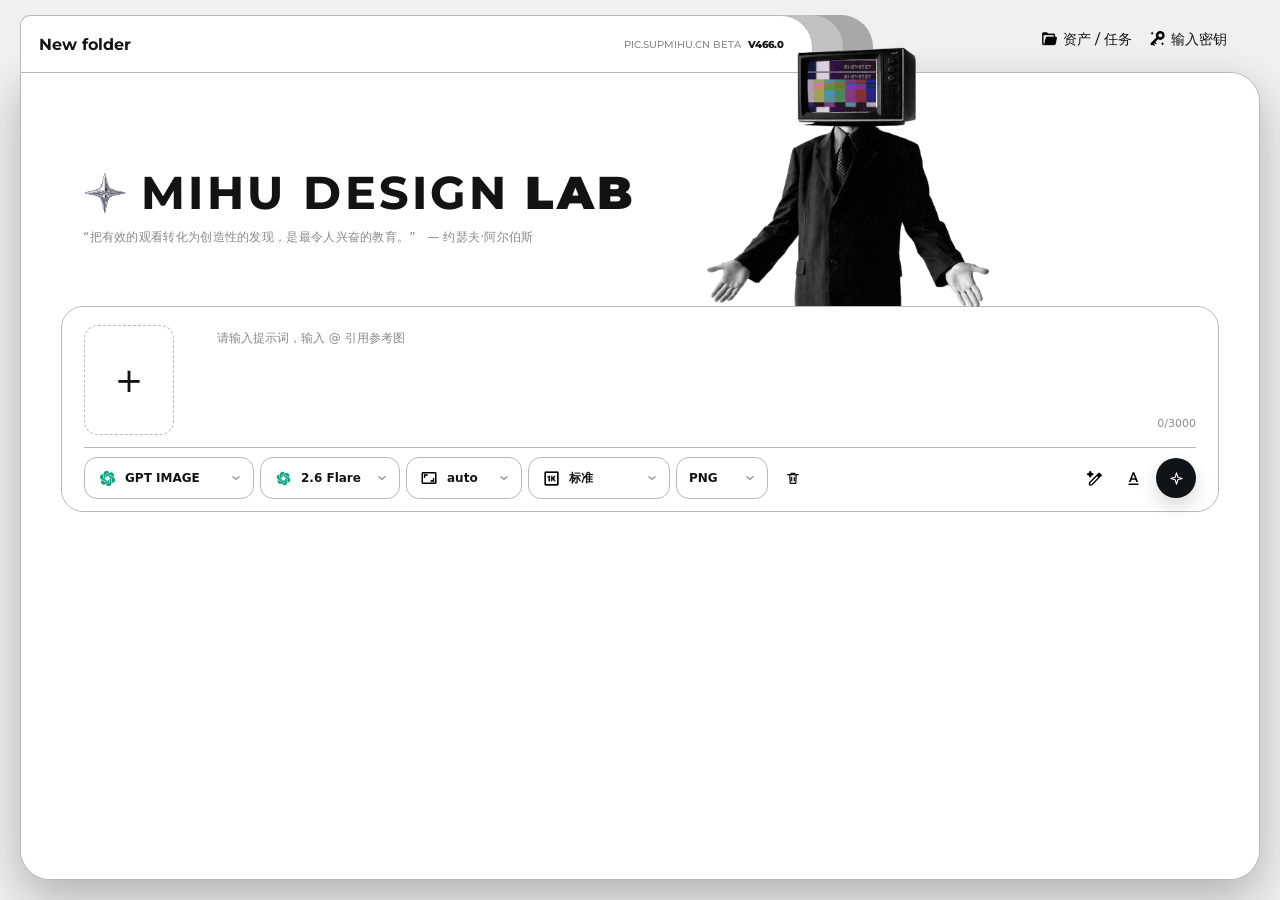
<file: index.html>
<!doctype html>
<html lang="zh-CN">
<head>
<meta charset="utf-8">
<meta name="viewport" content="width=device-width,initial-scale=1,minimum-scale=1,maximum-scale=1,user-scalable=no">
<meta name="color-scheme" content="light">
<meta http-equiv="Cache-Control" content="no-cache, no-store, must-revalidate">
<meta http-equiv="Pragma" content="no-cache">
<meta http-equiv="Expires" content="0">
<title>MIHU DESIGN LAB</title>
<link rel="icon" type="image/x-icon" href="favicon.ico">
  <link rel="preload" href="fonts/montserrat-latin-variable.woff2" as="font" type="font/woff2" crossorigin>
  <link rel="stylesheet" href="css/base.css?v=20260923-428">
  <link rel="stylesheet" href="css/layout.css?v=20260923-428">
  <link rel="stylesheet" href="css/components.css?v=20260923-428">
  <link rel="stylesheet" href="css/pages.css?v=20260923-428">
  <link rel="stylesheet" href="css/modern-ui.css?v=458">
<link rel="stylesheet" href="css/home-prototype.css?v=466">
  <link rel="stylesheet" href="css/typography.css?v=450">
</head>
<body class="home-page">
<header class="prototype-header"><div class="prototype-tab"><b><a class="home-video-entry" href="video.html" aria-label="打开视频生成页" title="视频生成">N</a>ew folder</b><span>PIC.SUPMIHU.CN BETA <strong id="appVersion">V466.0</strong></span></div><nav><a href="assets.html"><img src="icon/folder-solid.png" alt="">资产 / 任务</a><a href="settings.html"><img src="icon/key-solid.png" alt="">输入密钥</a></nav></div></header>
<div class="home-mascot-action" aria-hidden="true">
  <img class="home-mascot-screen" src="image/tv-signal.gif?v=20260909-300" alt="" aria-hidden="true">
  <img class="home-mascot" src="image/cat.png?v=20260910-301" alt="拿着画笔的黑猫">
</div>

<nav class="app-rail" aria-label="主要功能" data-app-rail data-current="index"></nav>

<div class="app">
  <main class="main">
    <section class="home-intro" aria-labelledby="homeIntroTitle">
      <div class="home-title-block">
<h1 id="homeIntroTitle"><img class="home-brand-logo" src="image/chat-admin.png?v=20260911-1" alt="" aria-hidden="true"><span>MIHU DESIGN <strong>LAB</strong></span></h1>
        <p class="home-artist-quote" id="homeArtistQuote" aria-live="polite">
          <span id="homeArtistQuoteText"></span>
          <cite id="homeArtistQuoteAuthor"></cite>
        </p>
      </div>
    </section>

    <div class="bottom-area">
  <!-- 对话式输入卡片 -->
    <section class="composer" id="composer">
      <div class="error-msg" id="errorMsg"></div>

      <!-- 参考图行 -->
      <div class="ref-row" id="refRow"></div>

      <!-- 提示词输入 -->
      <div class="prompt-input-shell">
        <textarea class="composer-input" id="promptInput" placeholder="描述你想生成的图片…" maxlength="3000" autofocus></textarea>
        <div class="prompt-input-meta">
          <span class="char-counter prompt-char-counter"><span id="charCount">0</span>/3000</span>
        </div>
      </div>

      <!-- 底部参数栏 -->
      <div class="composer-bar">
        <button class="bar-btn ref-upload-btn" id="refBtn" title="添加参考图" aria-label="添加参考图">
          <span aria-hidden="true">+</span>
        </button>
        <div class="creation-settings" aria-label="生成设置">
          <div class="creation-select creation-model-select creation-dropdown" data-creation-dropdown="model">
            <select id="creationModelSelect" aria-label="生成模型">
              <option value="gpt">GPT IMAGE</option>
              <option value="seedream">Seedream</option>
              <option value="mosssft">MOSS SFT</option>
              <option value="nano">Nano Banana PRO</option>
            </select>
            <button class="creation-select-trigger" type="button" aria-haspopup="listbox" aria-expanded="false" data-tooltip="选择模型">
              <span class="creation-select-copy"><strong data-creation-current>GPT Image2</strong></span>
              <span class="creation-select-visual" data-creation-visual><img id="creationModelIcon" src="icon/model-gpt-chatgpt.svg" alt=""></span>
              <svg class="creation-select-chevron" viewBox="0 0 16 16" fill="none" aria-hidden="true"><path d="m4.5 6.5 3.5 3 3.5-3"/></svg>
            </button>
            <div class="creation-select-menu" role="listbox" aria-label="选择生成模型"></div>
          </div>
          <div class="creation-select creation-gpt-version-select creation-dropdown" id="creationGptVersionControl" data-creation-dropdown="gpt-version">
            <select id="creationGptVersionSelect" aria-label="GPT IMAGE 版本">
              <option value="gpt">2.0</option>
              <option value="gpt26flare" selected>2.6 Flare</option>
              <option value="gpt26sunburst">2.6 Sunburst</option>
            </select>
<button class="creation-select-trigger" type="button" aria-haspopup="listbox" aria-expanded="false" data-tooltip="选择版本"><span class="creation-select-copy"><strong data-creation-current>2.6 Flare</strong></span><span class="creation-select-visual" data-creation-visual aria-hidden="true"></span><svg class="creation-select-chevron" viewBox="0 0 16 16" fill="none" aria-hidden="true"><path d="m4.5 6.5 3.5 3 3.5-3"/></svg></button>
            <div class="creation-select-menu" role="listbox" aria-label="选择 GPT IMAGE 版本"></div>
          </div>
          <div class="creation-select creation-ratio-select creation-dropdown" data-creation-dropdown="ratio">
            <select id="creationRatioSelect" aria-label="宽高比"></select>
            <button class="creation-select-trigger" type="button" aria-haspopup="listbox" aria-expanded="false" data-tooltip="选择比例">
              <span class="creation-select-copy"><strong data-creation-current>1:1</strong></span>
              <span class="creation-select-visual" data-creation-visual aria-hidden="true"></span>
              <svg class="creation-select-chevron" viewBox="0 0 16 16" fill="none" aria-hidden="true"><path d="m4.5 6.5 3.5 3 3.5-3"/></svg>
            </button>
            <div class="creation-select-menu creation-ratio-menu" role="listbox" aria-label="选择宽高比"></div>
          </div>
          <div class="creation-select creation-resolution-select creation-dropdown" id="creationResolutionControl" data-creation-dropdown="resolution">
            <select id="creationResolutionSelect" aria-label="分辨率"></select>
            <button class="creation-select-trigger" type="button" aria-haspopup="listbox" aria-expanded="false" data-tooltip="选择分辨率">
              <span class="creation-select-copy"><strong data-creation-current>1K · 快速</strong></span>
              <span class="creation-select-visual creation-resolution-mark" data-creation-visual aria-hidden="true">1K</span>
              <svg class="creation-select-chevron" viewBox="0 0 16 16" fill="none" aria-hidden="true"><path d="m4.5 6.5 3.5 3 3.5-3"/></svg>
            </button>
            <div class="creation-select-menu" role="listbox" aria-label="选择分辨率"></div>
          </div>
          <div class="creation-select creation-quality-select creation-dropdown" id="creationQualityControl" data-creation-dropdown="quality" hidden>
            <select id="creationQualitySelect" aria-label="图片质量"></select>
            <button class="creation-select-trigger" type="button" aria-haspopup="listbox" aria-expanded="false" data-tooltip="选择图片质量"><span class="creation-select-copy"><strong data-creation-current>自动</strong></span><span class="creation-select-visual" data-creation-visual aria-hidden="true"></span><svg class="creation-select-chevron" viewBox="0 0 16 16" fill="none" aria-hidden="true"><path d="m4.5 6.5 3.5 3 3.5-3"/></svg></button>
            <div class="creation-select-menu" role="listbox" aria-label="选择图片质量"></div>
          </div>
          <div class="creation-select creation-moderation-select creation-dropdown" id="creationModerationControl" data-creation-dropdown="moderation" hidden>
            <select id="creationModerationSelect" aria-label="内容审核强度"></select>
            <button class="creation-select-trigger" type="button" aria-haspopup="listbox" aria-expanded="false"><span class="creation-select-copy"><strong data-creation-current>低强度</strong></span><span class="creation-select-visual" data-creation-visual aria-hidden="true"></span><svg class="creation-select-chevron" viewBox="0 0 16 16" fill="none" aria-hidden="true"><path d="m4.5 6.5 3.5 3 3.5-3"/></svg></button>
            <div class="creation-select-menu" role="listbox" aria-label="选择内容审核强度"></div>
          </div>
          <div class="creation-select creation-transparent-select creation-dropdown" id="creationTransparentControl" data-creation-dropdown="transparent">
            <select id="transparentBgBtn" aria-label="透明背景">
              <option value="no" selected>否</option>
              <option value="yes">是</option>
            </select>
            <button class="creation-select-trigger" type="button" aria-haspopup="listbox" aria-expanded="false" data-tooltip="是否打开透明背景">
              <span class="creation-select-copy"><strong data-creation-current>否</strong></span>
              <span class="creation-select-visual" data-creation-visual aria-hidden="true"></span>
              <svg class="creation-select-chevron" viewBox="0 0 16 16" fill="none" aria-hidden="true"><path d="m4.5 6.5 3.5 3 3.5-3"/></svg>
            </button>
            <div class="creation-select-menu" role="listbox" aria-label="选择是否使用透明背景"></div>
          </div>
        </div>
        <button class="bar-btn clear-prompt-btn" id="clearPromptBtn" title="清空当前提示词" aria-label="清空当前提示词">
          <svg viewBox="0 0 24 24" fill="none" stroke="currentColor" stroke-width="1.9" aria-hidden="true"><path d="M4 7h16"/><path d="M9 7V5h6v2"/><path d="m7 7 1 13h8l1-13"/><path d="M10 11v5M14 11v5"/></svg>
        </button>
        <div class="bar-spacer"></div>
        <div class="prompt-input-actions" aria-label="提示词选项">
          <button class="prompt-enhance-switch" id="enhanceBtn" type="button" data-tooltip="优化已输入的提示词" aria-label="优化已输入的提示词">
            <img src="icon/ai-spark-edit.svg" alt="" aria-hidden="true">
          </button>
        </div>
        <button class="one-click-style-btn" id="oneClickStyleBtn" type="button" data-tooltip="上传图片反推提示词" aria-label="上传图片反推提示词">
          <img src="icon/text.svg" alt="" aria-hidden="true">
        </button>
        <button class="send-btn" id="sendBtn" title="Ctrl + Enter 生成" aria-label="生成图片"><svg viewBox="0 0 24 24" fill="none" stroke="currentColor" stroke-width="1.8" stroke-linejoin="round" aria-hidden="true"><path d="M12 3l2.1 6.9L21 12l-6.9 2.1L12 21l-2.1-6.9L3 12l6.9-2.1L12 3Z"/></svg></button>
      </div>

      </section>
      <section class="home-generation" id="homeGeneration" aria-label="当前生成任务与结果" hidden>
        <header><div><b>当前创作</b><span id="homeGenerationCount"></span></div><button type="button" class="home-generation-toggle" id="homeGenerationToggle" aria-controls="homeGenerationList" aria-expanded="true">折叠 ▴</button></header>
        <div id="homeGenerationList" aria-live="polite"></div>
      </section>
    </div>
    <footer class="home-site-footer">PIC.SUPMIHU.CN</footer>
  </main>
</div>


<!-- 隐藏的文件输入 -->
<input id="fileInput" type="file" accept="image/png,image/jpeg,image/webp" multiple hidden>
<input id="oneClickStyleInput" type="file" accept="image/png,image/jpeg,image/webp" hidden>

<div class="toast" id="toast"></div>

<button class="home-back-to-top" id="homeBackToTop" type="button" aria-label="回到顶部" title="回到顶部">
  <svg viewBox="0 0 24 24" fill="none" stroke="currentColor" stroke-width="1.8" stroke-linecap="round" stroke-linejoin="round" aria-hidden="true"><path d="m6 10 6-6 6 6"/><path d="M12 4v16"/></svg>
</button>

<script src="shared.js?v=466"></script>
<script src="generation-queue.js?v=450"></script>
<script src="asset-card.js?v=450"></script>
<script src="core.js?v=460"></script>
<script src="model-ui.js?v=463"></script>
<script src="generation.js?v=461"></script>
<script src="home-generation.js?v=464"></script>
<script src="app.js?v=450"></script>
<script src="site-scrollbars.js?v=20260911-104034"></script>
</body>
</html>
</file>
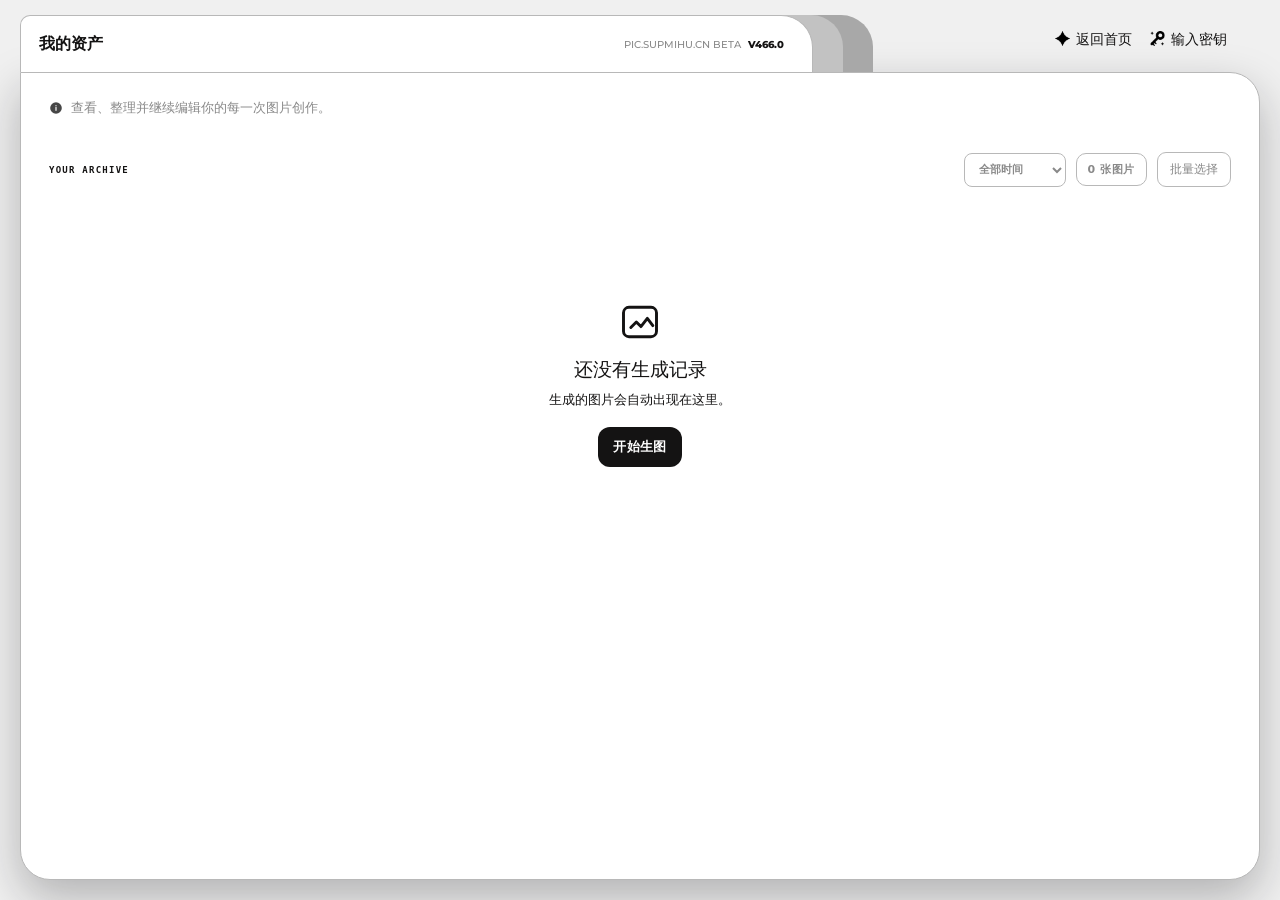
<file: assets.html>
<!doctype html>
<html lang="zh-CN">
<head>
<meta charset="utf-8">
<meta name="viewport" content="width=device-width,initial-scale=1,minimum-scale=1,maximum-scale=1,user-scalable=no">
<meta name="color-scheme" content="light">
<meta http-equiv="Cache-Control" content="no-cache, no-store, must-revalidate">
<meta http-equiv="Pragma" content="no-cache">
<meta http-equiv="Expires" content="0">
<title>历史 · MIHU DESIGN LAB</title>
<link rel="icon" type="image/x-icon" href="favicon.ico">
<link rel="stylesheet" href="css/base.css?v=20260923-428">
<link rel="stylesheet" href="css/pages.css?v=20260923-428">
<link rel="stylesheet" href="css/modern-ui.css?v=458">
<link rel="stylesheet" href="css/inner-prototype.css?v=20260914-004">
<link rel="stylesheet" href="css/typography.css?v=450">
</head>
<body class="assets-page">

<header class="inner-prototype-header"><div class="inner-prototype-tab"><b>我的资产</b><span>PIC.SUPMIHU.CN BETA <strong id="appVersion">V466.0</strong></span></div><nav><a href="index.html"><img src="icon/home-gemini-solid.png" alt="">返回首页</a><a href="settings.html"><img src="icon/key-solid.png" alt="">输入密钥</a></nav></header>

<nav class="app-rail" aria-label="主要功能" data-app-rail data-current="assets"></nav>

<main class="assets-shell">
  <header class="assets-header page-note">
    <img src="icon/info.svg" alt="" aria-hidden="true">
    <p>查看、整理并继续编辑你的每一次图片创作。</p>
  </header>
  <div class="assets-ledger">
  <div class="assets-ledger-head"><span>YOUR ARCHIVE</span><div class="assets-ledger-meta"><label class="assets-date-filter" for="assetsDateFilter"><select id="assetsDateFilter" aria-label="按月份筛选历史图片"><option value="all">全部时间</option></select></label><div class="assets-count" id="assetsCount">0 张图片</div><button type="button" class="asset-batch-toggle" id="assetBatchToggle" aria-pressed="false">批量选择</button></div></div>
  <div class="asset-batch-toolbar">
    <div id="assetBatchControls" hidden>
      <button type="button" id="assetBatchAll">全选当前筛选</button>
      <span id="assetBatchCount" aria-live="polite">已选 0 张</span>
      <button type="button" id="assetBatchDelete" disabled>删除所选</button>
    </div>
  </div>
  <section class="assets-generation" id="assetsGeneration" aria-live="polite" hidden>
    <header class="assets-generation-list-head">
      <span>TASK LIST</span>
      <h2>任务列表</h2>
    </header>
    <div class="assets-generation-task-row">
      <div class="assets-generation-visual" id="assetsGenerationVisual" hidden>
        <img id="assetsGenerationReference" alt="生成任务参考图">
      </div>
      <div class="assets-generation-content">
        <div class="assets-generation-head">
          <span class="assets-generation-model" id="assetsGenerationModel">GPT</span>
          <time id="assetsGenerationElapsed">00:00</time>
        </div>
        <p id="assetsGenerationPrompt">正在准备生成任务</p>
        <div class="assets-generation-status">
          <span id="assetsGenerationStatus">正在提交</span>
          <strong id="assetsGenerationPercent">0%</strong>
        </div>
        <div class="assets-generation-track" aria-hidden="true">
          <div id="assetsGenerationBar"></div>
        </div>
        <div class="assets-generation-error" id="assetsGenerationError" hidden></div>
      </div>
    </div>
  </section>
  <section class="asset-task-center" id="assetsTaskCenter" aria-labelledby="assetsTaskTitle" hidden>
    <div class="asset-task-center-head"><div><span>QUEUE</span><h2 id="assetsTaskTitle">等待中的任务</h2></div><b id="assetsTaskCount">0</b></div>
    <div class="asset-task-list" id="assetsTaskList" aria-live="polite"></div>
  </section>  <div class="assets-loading" id="assetsLoading">
    <span></span>
    <b>正在加载历史</b>
  </div>
  <div class="assets-empty" id="assetsEmpty" hidden>
    <svg viewBox="0 0 24 24" fill="none" stroke="currentColor" stroke-width="1.6"><rect x="3" y="4" width="18" height="16" rx="3"/><path d="m7 15 3-3 2.5 2.5L16 10l3 4"/></svg>
    <b>还没有生成记录</b>
    <span>生成的图片会自动出现在这里。</span>
    <a href="index.html">开始生图</a>
  </div>
  <div class="assets-groups" id="assetsGrid" aria-live="polite"></div>
  </div>
</main>

<div class="local-edit-layer" id="localEditLayer" hidden>
  <section class="local-edit-dialog" role="dialog" aria-modal="true" aria-labelledby="localEditTitle">
    <header class="local-edit-head">
      <div><span>IMAGE EDIT</span><h2 id="localEditTitle">图片编辑</h2></div>
      <button type="button" class="local-edit-close" id="localEditClose" aria-label="关闭图片编辑">×</button>
    </header>
    <div class="local-edit-layout">
      <div class="local-edit-workspace">
        <div class="local-edit-stage" id="localEditStage">
          <img id="localEditImage" alt="待编辑的原图">
          <button type="button" class="local-edit-version-switch is-previous" id="localEditPreviousVersion" aria-label="查看上一版本" title="上一版本" hidden><svg viewBox="0 0 24 24" aria-hidden="true"><path d="m14.5 5-7 7 7 7"/></svg></button>
          <button type="button" class="local-edit-version-switch is-next" id="localEditNextVersion" aria-label="查看下一版本" title="下一版本" hidden><svg viewBox="0 0 24 24" aria-hidden="true"><path d="m9.5 5 7 7-7 7"/></svg></button>
          <button type="button" class="local-edit-reset" id="localEditReset" aria-label="恢复默认大小和位置" title="恢复默认大小和位置">↺</button>
          <p class="local-edit-preview-meta" id="localEditPreviewMeta" aria-live="polite" hidden></p>
          <button type="button" class="local-edit-original-preview" id="localEditOriginalPreview" aria-label="查看原图" title="查看原图" hidden>查看原图</button>
          <div class="local-edit-loading" id="localEditLoading">正在载入原图</div>
        </div>
      </div>
      <div class="local-edit-panel">
        <div class="local-edit-conversation">
          <div class="local-edit-thread" id="localEditThread" role="log" aria-live="polite"></div>
          <p class="local-edit-status" id="localEditStatus" role="status"></p>
          <div class="local-edit-composer" id="localEditComposer">
            <button type="button" class="local-edit-conversation-toggle" id="localEditConversationToggle" aria-controls="localEditComposer" aria-expanded="true" aria-label="收起输入框" title="收起输入框"><svg viewBox="0 0 24 24" aria-hidden="true"><path d="m6 9 6 6 6-6"/></svg></button>
            <textarea id="localEditPrompt" maxlength="3000" rows="7"></textarea>
            <b class="local-edit-prompt-count" id="localEditPromptCount">0/3000</b>
            <div class="local-edit-prompt-meta"><div class="local-edit-control-row"><button type="button" class="local-edit-upload" id="localEditUpload" aria-label="添加参考图片" title="添加参考图片">+</button><input id="localEditFileInput" type="file" accept="image/png,image/jpeg,image/webp" hidden><div class="local-edit-reference-preview" id="localEditReferencePreview" hidden><img id="localEditReferencePreviewImage" alt="已添加的参考图片"><button type="button" id="localEditReferenceClear" aria-label="移除参考图片" title="移除参考图片">×</button></div><div class="local-edit-settings" aria-label="图片编辑参数"><div class="creation-select creation-dropdown local-edit-model-picker" id="localEditModelPicker"><select id="localEditModel" aria-label="编辑模型" tabindex="-1"></select><button type="button" class="creation-select-trigger local-edit-model-trigger" id="localEditModelTrigger" aria-label="选择编辑模型" aria-haspopup="listbox" aria-expanded="false"></button><div class="creation-select-menu local-edit-model-menu" id="localEditModelMenu" role="listbox" aria-label="选择编辑模型"></div></div><div class="creation-select creation-dropdown local-edit-ratio-picker" id="localEditRatioPicker"><select id="localEditRatio" aria-label="图片比例" tabindex="-1"></select><button type="button" class="creation-select-trigger local-edit-ratio-trigger" id="localEditRatioTrigger" aria-label="选择图片比例" aria-haspopup="listbox" aria-expanded="false"></button><div class="creation-select-menu local-edit-ratio-menu" id="localEditRatioMenu" role="listbox" aria-label="选择图片比例"></div></div><div class="creation-select creation-dropdown local-edit-resolution-picker" id="localEditResolutionPicker"><select id="localEditResolution" aria-label="图片分辨率" tabindex="-1"></select><button type="button" class="creation-select-trigger local-edit-resolution-trigger" id="localEditResolutionTrigger" aria-label="选择图片分辨率" aria-haspopup="listbox" aria-expanded="false"></button><div class="creation-select-menu local-edit-resolution-menu" id="localEditResolutionMenu" role="listbox" aria-label="选择图片分辨率"></div></div></div></div><div class="local-edit-submit-row"><button type="button" class="primary" id="localEditSubmit">生成</button></div></div>
          </div>
          <p class="local-edit-error" id="localEditError" hidden></p>
        </div>
      </div>
    </div>
  </section>
</div>

<div class="toast" id="toast"></div>
<script src="shared.js?v=466"></script>
<script src="generation-queue.js?v=450"></script>
<script src="asset-card.js?v=450"></script>
<script src="assets-page.js?v=460"></script>
<script src="site-scrollbars.js?v=20260911-104034"></script>
</body>
</html>
</file>
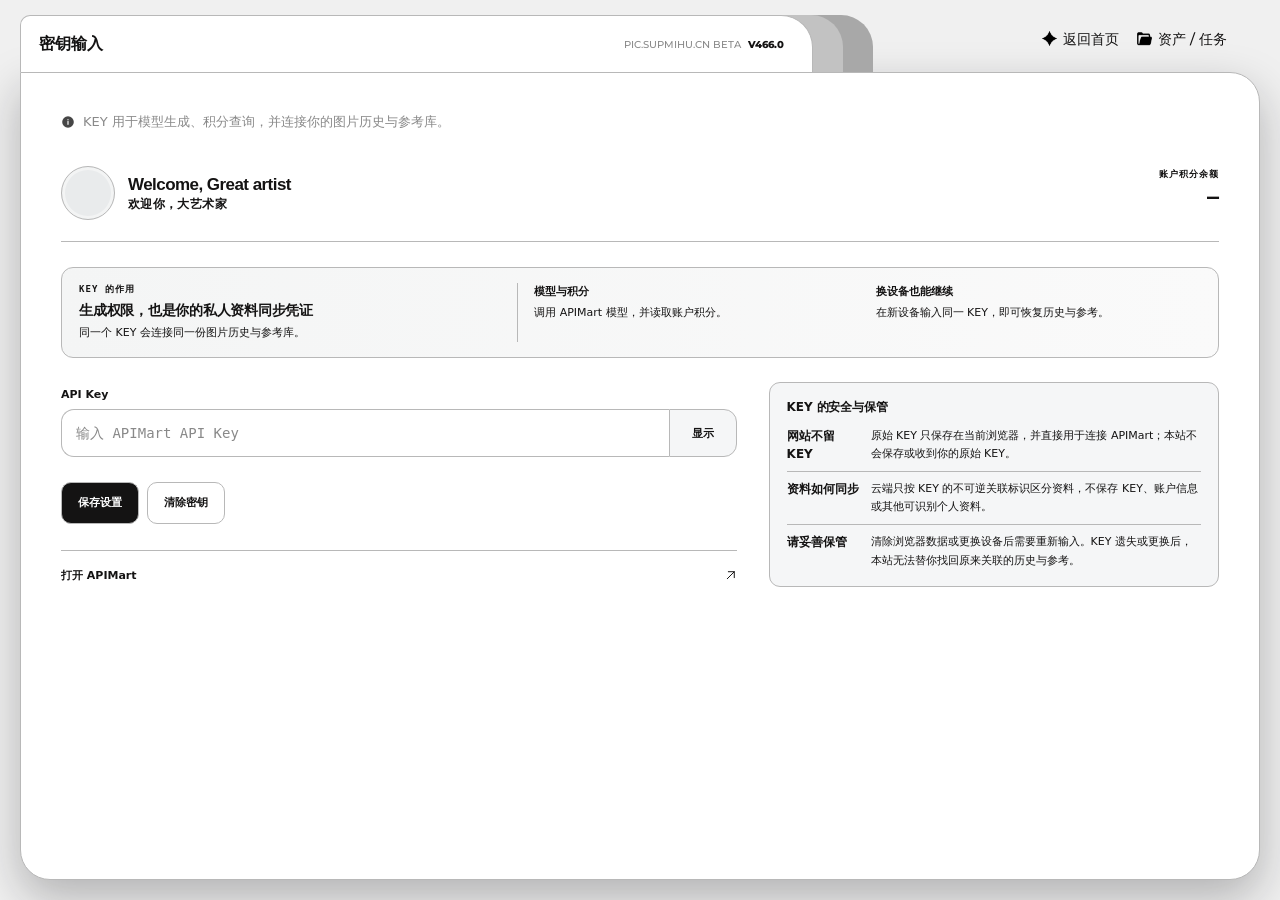
<file: settings.html>
<!doctype html>
<html lang="zh-CN">
<head>
<meta charset="utf-8">
<meta name="viewport" content="width=device-width,initial-scale=1,minimum-scale=1,maximum-scale=1,user-scalable=no">
<meta name="color-scheme" content="light">
<meta http-equiv="Cache-Control" content="no-cache, no-store, must-revalidate">
<meta http-equiv="Pragma" content="no-cache">
<meta http-equiv="Expires" content="0">
<title>设置 · MIHU DESIGN OS</title>
<link rel="icon" type="image/x-icon" href="favicon.ico">
<link rel="stylesheet" href="css/base.css?v=20260923-428">
<link rel="stylesheet" href="css/pages.css?v=20260923-428">
<link rel="stylesheet" href="css/modern-ui.css?v=458">
<link rel="stylesheet" href="css/inner-prototype.css?v=20260914-004">
<link rel="stylesheet" href="css/typography.css?v=450">
</head>
<body class="settings-page">

<header class="inner-prototype-header"><div class="inner-prototype-tab"><b>密钥输入</b><span>PIC.SUPMIHU.CN BETA <strong id="appVersion">V466.0</strong></span></div><nav><a href="index.html"><img src="icon/home-gemini-solid.png" alt="">返回首页</a><a href="assets.html"><img src="icon/folder-solid.png" alt="">资产 / 任务</a></nav></header>

<nav class="app-rail" aria-label="主要功能" data-app-rail data-current="settings"></nav>

<main class="settings-shell">
  <header class="settings-header page-note">
    <img src="icon/info.svg" alt="" aria-hidden="true">
    <p>KEY 用于模型生成、积分查询，并连接你的图片历史与参考库。</p>
  </header>

  <div class="settings-ledger">
    <section class="settings-connection" aria-labelledby="connectionTitle">
      <div class="settings-section-head">
        <div class="settings-welcome" id="artist-welcome">
          <div class="settings-key-avatar" id="settingsKeyAvatar" aria-hidden="true"></div>
          <div>
            <h2 id="connectionTitle">
              <span class="settings-welcome-en">Welcome, Great artist</span>
              <span class="settings-welcome-zh">欢迎你，大艺术家</span>
            </h2>
          </div>
        </div>
        <div class="settings-account-balance" id="settingsAccountBalance" aria-live="polite">
          <span>账户积分余额</span>
          <strong>—</strong>
        </div>
      </div>
      <div class="settings-key-summary" aria-label="API Key 的用途">
        <div class="settings-key-summary-main">
          <span>KEY 的作用</span>
          <strong>生成权限，也是你的私人资料同步凭证</strong>
          <p>同一个 KEY 会连接同一份图片历史与参考库。</p>
        </div>
        <div class="settings-key-summary-item">
          <b>模型与积分</b>
          <span>调用 APIMart 模型，并读取账户积分。</span>
        </div>
        <div class="settings-key-summary-item">
          <b>换设备也能继续</b>
          <span>在新设备输入同一 KEY，即可恢复历史与参考。</span>
        </div>
      </div>
      <label class="settings-key-label" for="settingsApiKey">API Key</label>
      <div class="settings-key-row">
        <input id="settingsApiKey" type="password" autocomplete="off" placeholder="输入 APIMart API Key">
        <button id="settingsToggleKey" type="button">显示</button>
      </div>
      <div class="settings-key-guide" aria-labelledby="keyGuideTitle">
        <h3 id="keyGuideTitle">KEY 的安全与保管</h3>
        <p><b>网站不留 KEY</b><span>原始 KEY 只保存在当前浏览器，并直接用于连接 APIMart；本站不会保存或收到你的原始 KEY。</span></p>
        <p><b>资料如何同步</b><span>云端只按 KEY 的不可逆关联标识区分资料，不保存 KEY、账户信息或其他可识别个人资料。</span></p>
        <p><b>请妥善保管</b><span>清除浏览器数据或更换设备后需要重新输入。KEY 遗失或更换后，本站无法替你找回原来关联的历史与参考。</span></p>
      </div>
      <div class="settings-actions">
        <button class="settings-save" id="settingsSave" type="button">保存设置</button>
        <button class="settings-clear" id="settingsClear" type="button">清除密钥</button>
      </div>
      <a class="settings-provider-link" href="https://apimart.ai/zh" target="_blank" rel="noopener">
        打开 APIMart
        <svg viewBox="0 0 24 24" fill="none" stroke="currentColor" stroke-width="1.8"><path d="M8 5h11v11M19 5 6 18"/></svg>
      </a>
    </section>
  </div>
</main>

<div class="toast" id="toast"></div>
<script src="shared.js?v=466"></script>
<script src="settings-page.js?v=20260907-144215"></script>
<script src="site-scrollbars.js?v=20260911-104034"></script>
</body>
</html>
</file>
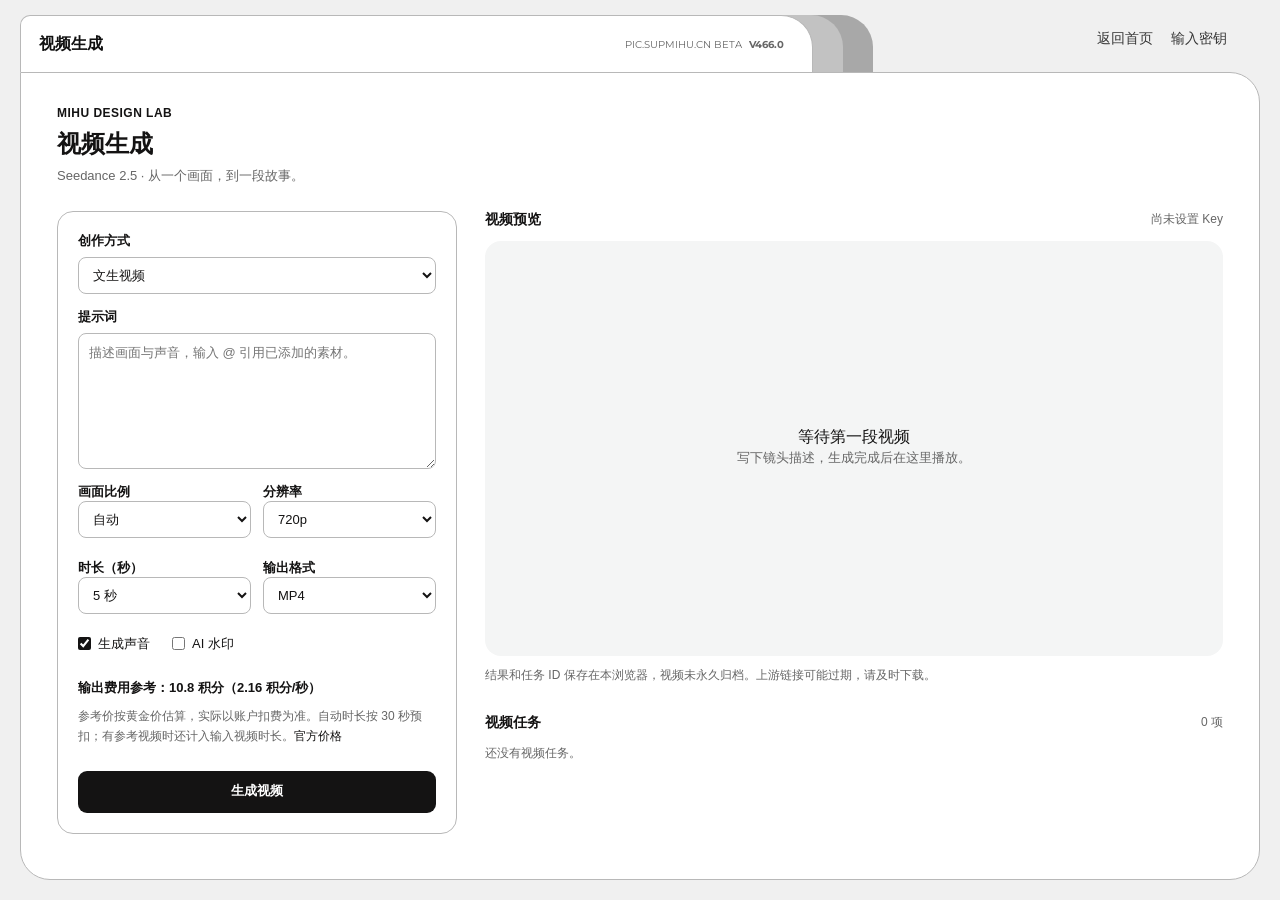
<file: video.html>
<!doctype html>
<html lang="zh-CN">
<head>
<meta charset="utf-8">
<meta name="viewport" content="width=device-width,initial-scale=1">
<meta name="color-scheme" content="light">
<title>视频生成 · MIHU DESIGN LAB</title>
<link rel="icon" href="favicon.ico">
<link rel="stylesheet" href="css/base.css?v=20260923-428">
<link rel="stylesheet" href="css/modern-ui.css?v=458">
<link rel="stylesheet" href="css/inner-prototype.css?v=20260914-004">
<link rel="stylesheet" href="css/video.css?v=466">
</head>
<body class="settings-page video-page">
<header class="inner-prototype-header"><div class="inner-prototype-tab"><b>视频生成</b><span>PIC.SUPMIHU.CN BETA <strong id="appVersion">V466.0</strong></span></div><nav><a href="index.html">返回首页</a><a href="settings.html">输入密钥</a></nav></header>
<main class="video-workspace">
  <header class="video-page-head"><div><a class="video-wordmark" href="index.html">MIHU DESIGN LAB</a><h1>视频生成</h1><p>Seedance 2.5 · 从一个画面，到一段故事。</p></div><nav aria-label="视频页导航"><a href="index.html">返回首页</a><a href="settings.html">输入密钥</a></nav></header>
  <div class="video-layout">
    <form id="videoForm" class="video-form">
      <fieldset id="videoFields">
        <label for="videoMode">创作方式</label>
        <select id="videoMode"><option value="text">文生视频</option><option value="reference">多模态参考</option><option value="frames">首帧 / 首尾帧</option><option value="edit">视频编辑</option><option value="extend">视频延长</option></select>
        <label for="videoPrompt">提示词</label>
        <div class="video-prompt-wrap"><textarea id="videoPrompt" rows="5" required placeholder="描述画面与声音，输入 @ 引用已添加的素材。" aria-controls="videoMentions" aria-expanded="false"></textarea><div id="videoMentions" class="video-mentions" role="listbox" aria-label="引用参考素材" hidden></div></div>
        <div class="video-field-grid">
          <label>画面比例<select id="videoSize"><option value="adaptive">自动</option><option>16:9</option><option>9:16</option><option>1:1</option><option>4:3</option><option>3:4</option><option>21:9</option></select></label>
          <label>分辨率<select id="videoResolution"><option>480p</option><option selected>720p</option><option>1080p</option><option value="4k">4K</option></select></label>
          <label>时长（秒）<select id="videoDuration"><option value="-1">自动（最多 30 秒）</option></select></label>
          <label>输出格式<select id="videoFormat"><option value="mp4">MP4</option><option value="mov">MOV</option></select></label>
        </div>
        <div class="video-check-row"><label><input id="videoAudio" type="checkbox" checked>生成声音</label><label><input id="videoWatermark" type="checkbox">AI 水印</label></div>
        <p id="videoModeNote" class="video-note"></p>
        <section id="videoReferences" hidden aria-labelledby="videoReferenceTitle">
          <h2 id="videoReferenceTitle">参考素材</h2>
          <div id="videoImageReferences">
            <label for="videoImages">参考图片链接（每行一张，最多 30 张）</label><textarea id="videoImages" rows="2" placeholder="https://… 或 asset://…"></textarea>
            <label class="video-file-label">上传本地图片<input id="videoImageFiles" type="file" accept="image/png,image/jpeg,image/webp" multiple></label>
            <div id="videoImagePreviews" class="video-reference-previews"></div>
            <p class="video-note">本地支持 PNG / JPEG / WebP，单张最多 20 MB；宽高 300–6000px，宽高比 0.4–2.5。</p>
          </div>
          <div id="videoFrameReferences" hidden>
            <label for="videoFirstFrame">首帧图片</label><input id="videoFirstFrame" type="text" placeholder="https://… 或 asset://…">
            <label class="video-file-label">上传首帧<input type="file" id="videoFirstFile" accept="image/png,image/jpeg,image/webp"></label>
            <div id="videoFirstPreview" class="video-reference-previews"></div>
            <label for="videoLastFrame">尾帧图片（可选）</label><input id="videoLastFrame" type="text" placeholder="https://… 或 asset://…">
            <label class="video-file-label">上传尾帧<input type="file" id="videoLastFile" accept="image/png,image/jpeg,image/webp"></label>
            <div id="videoLastPreview" class="video-reference-previews"></div>
          </div>
          <div id="videoOtherReferences">
            <label for="videoVideos">参考视频链接（每行一段，最多 10 段）</label><textarea id="videoVideos" rows="2" placeholder="MP4 / MOV 的公网链接，或 asset://…"></textarea>
            <label class="video-file-label">上传本地视频<input id="videoVideoFiles" type="file" accept="video/mp4,video/quicktime,.mov" multiple></label>
            <div id="videoVideoPreviews" class="video-reference-previews"></div>
            <p class="video-note">视频单段 2–30 秒，总时长不超过 30 秒；编辑源视频至少 4 秒。上传最多 50 MB，公网链接最多 200 MB，24–60fps。</p>
            <label for="videoAudios">参考音频链接（每行一段，最多 10 段）</label><textarea id="videoAudios" rows="2" placeholder="WAV / MP3 的公网链接，或 asset://…"></textarea>
            <label class="video-file-label">上传本地音频<input id="videoAudioFiles" type="file" accept="audio/mpeg,audio/wav,.mp3,.wav" multiple></label>
            <div id="videoAudioPreviews" class="video-reference-previews"></div>
            <p class="video-note">音频单段 2–30 秒，总时长不超过 30 秒，单个最大 15 MB。</p>
          </div>
          <p class="video-note">真人脸素材请先在 APIMart 素材库审核后，以 asset:// 引用。素材不得侵犯他人权益。</p>
          <p class="video-note">音视频上传至 APIMart，保存 3 天；免费额度外按账户上传设置收费。请保留本地原件。</p>
          <p id="videoUploadStatus" class="video-note" role="status"></p>
        </section>
        <p id="videoEstimate" class="video-estimate"></p>
        <p class="video-note">参考价按黄金价估算，实际以账户扣费为准。自动时长按 30 秒预扣；有参考视频时还计入输入视频时长。<a href="https://apimart.ai/zh/model/seedance-2-5" target="_blank" rel="noopener noreferrer">官方价格</a></p>
        <p id="videoFormError" class="video-error" role="alert" hidden></p>
        <button id="videoSubmit" class="video-primary" type="submit">生成视频</button>
      </fieldset>
    </form>
    <section class="video-output" aria-labelledby="videoOutputTitle">
      <header><h2 id="videoOutputTitle">视频预览</h2><span id="videoKeyState"></span></header>
      <div class="video-stage" id="videoStage"><div id="videoEmpty"><b>等待第一段视频</b><p>写下镜头描述，生成完成后在这里播放。</p></div><video id="videoPlayer" controls playsinline preload="metadata" hidden></video></div>
      <p id="videoPlaybackError" class="video-note" hidden>浏览器可能不支持此编码或视频链接已失效，可打开原视频查看。1080p / 4K 使用 H.265，建议下载到本地播放。</p>
      <div id="videoResultActions" class="video-result-actions" hidden><a id="videoOpen" target="_blank" rel="noopener noreferrer">打开 / 下载原视频</a><button id="videoCopy" type="button">复制视频链接</button></div>
      <p class="video-note">结果和任务 ID 保存在本浏览器，视频未永久归档。上游链接可能过期，请及时下载。</p>
      <section class="video-tasks" aria-labelledby="videoTasksTitle"><header><h2 id="videoTasksTitle">视频任务</h2><span id="videoTaskCount">0 项</span></header><p id="videoTasksEmpty" class="video-note">还没有视频任务。</p><div id="videoTaskList"></div></section>
    </section>
  </div>
</main>
<div class="toast" id="toast"></div>
<script src="shared.js?v=466"></script>
<script src="video-page.js?v=466"></script>
</body>
</html>
</file>
<file: css/base.css>
/* ===== 基础 ===== */
*{box-sizing:border-box;margin:0;padding:0}
:root{
  --bg:#ffffff;
  --panel:#fff;
  --panel-strong:#fff;
  --panel-low:#f2f2f2;
  --border:#b8b8b8;
  --border-soft:#b8b8b8;
  --highlight:#ffffff;
  --text:#171717;
  --text-mid:#626262;
  --text-dim:#9a9a9a;
  --accent:#171717;
  --radius-lg:12px;
  --radius-md:9px;
  --radius-sm:7px;
  --shadow:none;
  --shadow-soft:none;
}
html,body{height:100%}
body{
  font-family:-apple-system,BlinkMacSystemFont,"SF Pro Text","PingFang SC","Microsoft YaHei",system-ui,sans-serif;
  background:var(--bg);
  color:var(--text);
  overflow:hidden;
  -webkit-font-smoothing:antialiased;
}
button{font:inherit;color:inherit;background:none;border:none;cursor:pointer;padding:0;margin:0;appearance:none;-webkit-appearance:none;line-height:1}
input,textarea,select{font:inherit;color:inherit}
img{display:block;max-width:100%}
svg{width:1.15em;height:1.15em;stroke:currentColor;fill:none;stroke-linecap:round;stroke-linejoin:round}
a{color:inherit;text-decoration:none}

/* ===== 整体框架 ===== */
.app{display:flex;height:100vh;gap:24px;padding:24px}

/* ===== 画布主区域 ===== */
.main{
  flex:1;min-width:0;min-height:0;
  display:flex;flex-direction:column;
  padding:0;gap:20px;
  overflow:hidden;
}

/* ===== 输入卡片 ===== */
.composer{
  background:var(--panel-strong);
  border:1px solid #b8b8b8;
  border-radius:var(--radius-lg);
  box-shadow:inset 0 1px 0 #fff;
  padding:18px 20px 10px;
  display:flex;flex-direction:column;gap:10px;
  position:relative;
}
.composer::before{
  content:"";position:absolute;top:0;left:20px;right:20px;height:1px;
  background:rgba(255,255,255,.92);
  pointer-events:none;
}
.ref-row{display:none;flex-wrap:wrap;gap:8px;padding-bottom:4px}
.ref-row.has-refs{display:flex}
.ref-thumb{
  position:relative;width:52px;height:52px;
  border-radius:10px;overflow:hidden;
  border:1px solid #b8b8b8;
}
.ref-thumb img{width:100%;height:100%;object-fit:cover}
.ref-thumb .ref-remove{
  position:absolute;top:2px;right:2px;
  width:18px;height:18px;border-radius:6px;
  background:rgba(20,25,25,.7);color:#fff!important;
  display:flex;align-items:center;justify-content:center;
  font-size:14px;line-height:1;
}
.ref-add{
  width:52px;height:52px;border-radius:10px;
  display:flex;align-items:center;justify-content:center;
  color:var(--text-dim);transition:.15s;
}
.ref-add:hover{color:var(--text-mid)}
.composer-input{
  width:100%;min-height:64px;max-height:200px;
  border:none;outline:none;background:transparent;
  resize:none;font-size:14.5px;line-height:1.6;
  color:var(--text);
}
.composer-input::placeholder{color:var(--text-dim)}
.composer-bar{
  display:flex;align-items:center;gap:6px;
  padding:10px 0 4px;border-top:1px solid #b8b8b8;
  position:relative;top:0;
}
.bar-btn{
  height:34px;padding:0 11px;border-radius:9px;
  display:flex;align-items:center;gap:5px;
  font-size:12.5px;font-weight:550;color:var(--text-mid);
  transition:.15s;white-space:nowrap;
}
.bar-btn:hover{background:linear-gradient(180deg,#fff,#e8ecef);box-shadow:inset 0 0 0 1px var(--border-soft),0 2px 5px rgba(62,72,78,.07);color:var(--text)}
.bar-btn.active{background:linear-gradient(180deg,#e9edef,#dfe4e7);box-shadow:inset 0 1px 2px rgba(72,82,88,.10),inset 0 0 0 1px #d0d6da;color:var(--text)}
.bar-btn svg{width:14px;height:14px}
.ref-upload-btn{
  width:36px;padding:0;
  justify-content:center;
  color:#41494d;
  background:linear-gradient(180deg,#fff,#e8ecef);
  box-shadow:inset 0 0 0 1px #cfd6da,inset 0 1px 0 #fff;
}
.ref-upload-btn svg{width:19px;height:19px;stroke-width:1.9}
.ref-upload-btn .ref-plus{stroke-width:2.4}
.ref-upload-btn:hover{color:#1f2528;background:linear-gradient(180deg,#fff,#dfe5e8);box-shadow:inset 0 0 0 1px #b8c2c7,0 3px 8px rgba(62,72,78,.10)}
.clear-prompt-btn{width:34px;padding:0;justify-content:center;color:var(--text-dim)}
.clear-prompt-btn svg{width:16px;height:16px}
.clear-prompt-btn:hover{color:#a34848;background:rgba(185,79,79,.09);box-shadow:inset 0 0 0 1px rgba(185,79,79,.16)}
.bar-btn .btn-value{font-weight:650;color:var(--text)}
.bar-spacer{flex:1}
/* ===== 生成按钮 ===== */
.send-btn{
  width:34px;height:34px;min-width:34px;padding:0;border-radius:50%;
  background:var(--accent);color:#fff;border:1px solid #b8b8b8;box-shadow:none;
  font-size:11px;font-weight:600;letter-spacing:0;
  display:flex;align-items:center;justify-content:center;
  transition:.15s;flex:0 0 34px;gap:0;
}
.send-btn svg{width:15px;height:15px}
.send-btn:hover{background:#333;border-color:#b8b8b8;box-shadow:none;transform:none}
.send-btn.cancel{background:linear-gradient(180deg,#b95d5d,#8f3f3f);border:0;letter-spacing:.2px}
.send-btn.cancel:hover{background:linear-gradient(180deg,#c86b6b,#823737)}
.send-btn:disabled{opacity:.4;cursor:not-allowed;transform:none}
.char-counter{
  font-size:11px;color:var(--text-dim);
  margin-right:6px;
}

/* ===== 底部布局 ===== */
.bottom-area{
  display:flex;gap:20px;align-items:stretch;flex-shrink:0;
}
.bottom-area > .composer{
  flex:1;min-width:0;
}
/* 错误提示 */
.error-msg{
  display:none;
  padding:9px 12px;border-radius:10px;
  background:rgba(220,80,80,.1);
  color:#c14a4a;font-size:12.5px;
  margin-bottom:8px;
}
.error-msg.show{display:block}

/* Toast */
.toast{
  position:fixed;bottom:24px;left:50%;transform:translateX(-50%) translateY(20px);
  background:rgba(30,35,35,.92);color:#fff;
  padding:11px 20px;border-radius:12px;
  font-size:13px;
  opacity:0;pointer-events:none;
  transition:.25s;
  z-index:200;
}
.toast.show{opacity:1;transform:translateX(-50%) translateY(0)}

/* ===== 移动端 ===== */
@media(max-width:820px){
  .main{padding:12px;gap:12px}
  .composer{padding:12px}
  .bar-btn{padding:0 8px;font-size:12px}
  .bottom-area{flex-direction:column;gap:12px}
}
</file>
<file: css/layout.css>
/* ===== 现代 AI 生图工作台 ===== */
body{background:var(--bg)}
.app{height:100dvh;padding:0;gap:0;background:var(--bg)}

/* 首页输入框 */
.composer::before{display:none}
.composer-input{min-height:122px;max-height:176px;font-size:15px;line-height:1.6;padding:2px 1px}
.composer-bar{padding:9px 0 0;gap:4px;flex-wrap:wrap}
.bar-btn{height:34px;padding:0 9px;border-radius:8px;font-size:13px}
.bar-btn:hover{background:#f2f4f5;box-shadow:none}
.ref-upload-btn{width:31px;background:#f2f4f5;box-shadow:none}
.ref-upload-btn svg{width:17px;height:17px}
.clear-prompt-btn{width:30px}
.char-counter{font-size:11px;margin-right:3px}
.ref-row{max-height:62px;overflow-y:auto}
.ref-thumb,.ref-add{width:46px;height:46px;border-radius:9px}
.error-msg{margin-bottom:0}

/* 首页主区域 */
.main{padding:0;gap:0;background:var(--bg)}

@media(max-width:1100px){
  .bar-btn{padding:0 7px}
}

.main{order:1}

@media(max-width:760px){
  body{overflow:auto}
  .app{display:block;min-height:100dvh;height:auto}
  .main{height:70dvh;min-height:520px;padding:0;gap:0;order:1}
}
</file>
<file: css/components.css>
/* ===== 统一简洁 UI ===== */
/* 统一表面：纯色、细边框、轻阴影 */
.composer{
  background:#fff;
  border-color:#b8b8b8;
}

/* 统一基础按钮 */
.bar-btn{
  transition:background-color .14s,border-color .14s,color .14s,opacity .14s;
}
.bar-btn:hover{
  background:#f1f3f4;
  color:var(--text);
  box-shadow:none;
}
.bar-btn.active{
  background:#eceff1;
  color:var(--text);
  box-shadow:none;
}

/* 上传与模型均采用同尺寸图标按钮 */
.ref-upload-btn,.clear-prompt-btn{
  width:31px;height:30px;padding:0;justify-content:center;
  background:transparent;box-shadow:none;color:var(--text-mid);
}
.ref-upload-btn svg{width:16px;height:16px;stroke-width:1.8}
.ref-upload-btn:hover,.clear-prompt-btn:hover{background:#f1f3f4;box-shadow:none}

.composer-bar{overflow:visible}
.main{position:relative;z-index:1}
</file>
<file: css/pages.css>
:root{
  --studio-ink:#171717;
  --studio-carbon:#2b2b2b;
  --studio-paper:#ffffff;
  --studio-surface:#ffffff;
  --studio-soft:#f1f1f1;
  --studio-border:#b8b8b8;
  --studio-silver:#dedede;
  --studio-steel:#747474;
  --studio-amber:#171717;
  --studio-line:rgba(23,23,23,.1);
  --studio-mono:"Cascadia Mono","SFMono-Regular",Consolas,monospace;
  --studio-display:"Bahnschrift SemiCondensed","Arial Narrow","PingFang SC","Microsoft YaHei",sans-serif;
}

/* ===== Instrument rail ===== */
.app-rail{
  position:fixed;left:0;top:0;bottom:0;z-index:80;width:74px;padding:18px 10px;
  display:flex;flex-direction:column;align-items:center;background:#efefef;
  border-right:1px solid #b8b8b8;box-shadow:none;
}
.rail-brand{
  width:42px;height:42px;display:grid;place-items:center;border:1px solid #b8b8b8;
  border-radius:50%;background:#fff;
}
.rail-brand img{width:25px;height:25px;object-fit:contain;filter:grayscale(1) contrast(1.2)}
.rail-nav{margin:auto 0;display:flex;flex-direction:column;gap:6px}
.rail-item{
  position:relative;width:54px;min-height:56px;padding:7px 2px;display:flex;flex-direction:column;
  align-items:center;justify-content:center;gap:5px;border-radius:10px;background:transparent;
  color:#3d3d3d;font-family:inherit;font-size:14px;font-weight:550;letter-spacing:0;line-height:1;
  transition:color .16s,background-color .16s;
}
.rail-item svg{width:19px;height:19px}
.rail-item:hover{background:rgba(255,255,255,.68);color:var(--studio-amber)}
.rail-item.active{background:#fff;color:var(--studio-amber);box-shadow:0 1px 3px rgba(25,25,25,.04)}
.rail-item.active::before{
  display:none;
}
.rail-item:focus-visible,.rail-brand:focus-visible{outline:2px solid #b8b8b8;outline-offset:2px}

/* ===== Shared surfaces ===== */
.home-page,.assets-page{background:var(--studio-paper);color:var(--studio-ink)}
.assets-page{height:auto;min-height:100%;overflow-x:hidden;overflow-y:auto}
.home-page .primary,.assets-page .primary{background:var(--studio-amber);color:#fff;border-radius:11px}
.home-page .secondary,.assets-page .secondary{border-radius:11px}

/* ===== Generation: prompt as an instrument ===== */
.home-page .app{min-height:100vh;padding-left:74px;position:relative;background:transparent}
.home-page .main{
  width:100%;min-height:100vh;padding:44px clamp(24px,6vw,100px) 112px;display:flex;flex-direction:column;align-items:center;
  justify-content:center;gap:18px;overflow:visible;background:transparent;
}
.home-intro{
  width:min(760px,100%);margin-bottom:3px;position:relative;z-index:1;pointer-events:none;
}
.home-intro h1{
  margin:0;color:var(--studio-ink);font-family:var(--studio-display);font-size:clamp(30px,8vw,100px);
  font-weight:570;line-height:.9;letter-spacing:-4px;text-transform:uppercase;white-space:nowrap;
}
.home-page .main > .bottom-area{width:min(760px,100%);display:flex;flex:0 0 auto;position:relative;z-index:5}
.home-page .composer{
  width:100%;padding:18px 20px 12px;border:1px solid #b8b8b8;border-radius:12px;
  background:#fff;box-shadow:0 16px 46px rgba(25,25,25,.09),inset 0 1px #fff;
  backdrop-filter:none;
}
.home-page .composer::after{
  content:"READY";position:absolute;right:20px;top:-20px;color:#707874;
  font-family:var(--studio-mono);font-size:10px;letter-spacing:.9px;
}
.home-page .composer::before{left:0;right:auto;top:0;width:72px;height:2px;background:var(--studio-amber)}
.home-page .composer-input{
  min-height:88px;font-size:15px;line-height:1.65;color:#222523;
}
.home-page .composer-input::placeholder{color:#969b97}
.home-page .composer-bar{border-top:1px solid #b8b8b8;padding-top:9px}
.home-page .bar-btn{border-radius:10px}
.home-page .bar-btn:hover{background:#eeeeee;box-shadow:inset 0 0 0 1px #d5d5d5;color:var(--studio-amber)}
.home-page .bar-btn.active{background:#e9e9e9;box-shadow:inset 0 0 0 1px #cfcfcf;color:var(--studio-amber)}
.home-page .send-btn{border-radius:10px;background:var(--studio-amber);border-color:#b8b8b8}
.home-page .ref-thumb,.home-page .ref-add{border-radius:13px}

/* ===== Assets: a photographer's contact sheet ===== */
.assets-shell{
  width:auto;min-height:calc(100vh - 36px);margin:18px 18px 18px 92px;
  border:1px solid #b8b8b8;border-radius:10px;background:#fff;
  box-shadow:inset 0 0 70px rgba(25,25,25,.018);
}
.assets-shell{padding:30px 32px 52px}
.assets-header{
  max-width:1540px;margin:0 auto 30px;padding:0 0 18px;display:flex;align-items:flex-end;gap:24px;
  border-bottom:1px solid #b8b8b8;
}
.assets-kicker{display:block;margin-bottom:9px;color:#68716d;font-family:var(--studio-mono);font-size:11px;letter-spacing:1.7px}
.assets-header h1{
  margin:0;font-family:var(--studio-display);font-size:clamp(48px,7vw,88px);font-weight:560;line-height:.78;letter-spacing:-3px;
}
.assets-header p{margin:17px 0 0;color:#68706c;font-size:14px}
.assets-count{
  margin-left:auto;padding:0 0 2px;background:none;color:#4e5652;font-family:var(--studio-mono);
  font-size:12px;font-weight:600;letter-spacing:.6px;white-space:nowrap;
}
.assets-loading,.assets-empty{
  max-width:1540px;margin:100px auto;display:flex;flex-direction:column;align-items:center;justify-content:center;
  color:#6e7772;text-align:center;
}
.assets-loading span{
  width:22px;height:22px;margin-bottom:12px;border:1px solid #b8b8b8;
  border-top-color:#b8b8b8;border-radius:50%;animation:assetSpin .8s linear infinite;
}
@keyframes assetSpin{to{transform:rotate(360deg)}}
.assets-loading b{font-family:var(--studio-mono);font-size:11px;letter-spacing:.6px}
.assets-empty[hidden],.assets-loading[hidden]{display:none}
.assets-empty svg{width:44px;height:44px;margin-bottom:13px;color:#7b847f}
.assets-empty b{font-family:var(--studio-display);font-size:20px;font-weight:560}
.assets-empty span{margin-top:8px;font-size:13px}
.assets-empty a{
  margin-top:18px;padding:9px 13px;border-radius:10px;background:var(--studio-amber);color:#fff;
  font-family:var(--studio-mono);font-size:11px;letter-spacing:.4px;
}
.assets-generation{
  max-width:1540px;margin:0 auto 22px;padding:18px 20px;display:grid;
  grid-template-columns:64px minmax(0,1fr);gap:16px;align-items:center;
  border:1px solid #b8b8b8;border-radius:10px;background:#fff;
  box-shadow:0 10px 28px rgba(25,25,25,.06);
}
.assets-generation[hidden]{display:none}
.assets-generation-visual{
  width:64px;height:64px;border-radius:8px;display:grid;place-items:center;background:#efefef;color:var(--studio-amber);
}
.assets-generation-content{min-width:0}
.assets-generation-head{display:flex;align-items:center;gap:10px}
.assets-generation-model{
  padding:5px 8px;border-radius:8px;background:#efefef;color:var(--studio-amber);
  font-family:var(--studio-mono);font-size:10px;font-weight:700;
}
.assets-generation-head time{margin-left:auto;color:#888;font-family:var(--studio-mono);font-size:11px}
.assets-generation-content > p{
  margin:8px 0 11px;color:#444;font-size:13px;line-height:1.45;white-space:nowrap;overflow:hidden;text-overflow:ellipsis;
}
.assets-generation-status{display:flex;align-items:center;color:#696969;font-size:11px}
.assets-generation-status strong{margin-left:auto;color:#555;font-family:var(--studio-mono);font-size:11px}
.assets-generation-track{height:5px;margin-top:7px;border-radius:999px;background:#ececec;overflow:hidden}
.assets-generation-track > div{
  height:100%;width:0;border-radius:inherit;background:var(--studio-amber);transition:width .35s ease;
}
.assets-generation.is-indeterminate .assets-generation-track > div{animation:assetGenerationSweep 1.5s ease-in-out infinite}
.assets-generation-error{margin-top:10px;color:#a04444;font-size:12px}
.assets-generation-error a{color:var(--studio-amber);font-weight:650}
@keyframes assetGenerationSweep{0%{transform:translateX(-120%)}50%{transform:translateX(160%)}100%{transform:translateX(360%)}}
.assets-groups{max-width:1540px;margin:0 auto}
.asset-date-group+ .asset-date-group{margin-top:30px}
.asset-date-heading{
  margin-bottom:12px;padding-bottom:10px;display:flex;align-items:baseline;gap:12px;
  border-bottom:1px solid #b8b8b8;
}
.asset-date-heading h2{
  margin:0;color:#262626;font-family:var(--studio-display);font-size:19px;font-weight:620;
}
.asset-date-heading span{
  color:#929292;font-family:var(--studio-mono);font-size:10px;
}
.asset-date-grid{
  display:grid;
  grid-template-columns:repeat(auto-fill,minmax(170px,1fr));gap:12px;
}
.asset-card{
  position:relative;width:100%;margin:0;display:block;overflow:hidden;
  border:1px solid #b8b8b8;border-radius:12px;background:var(--studio-surface);
  box-shadow:0 8px 22px rgba(31,35,33,.08);transition:transform .16s,box-shadow .16s;
}
.asset-card:hover{transform:translateY(-2px);box-shadow:0 14px 30px rgba(31,35,33,.13)}
.asset-media{width:100%;aspect-ratio:1;display:block;background:#e5e5e5;overflow:hidden;cursor:zoom-in}
.asset-media img{width:100%;height:100%;object-fit:cover;display:block;filter:saturate(.94);transition:filter .2s,transform .24s}
.asset-card:hover .asset-media img{filter:saturate(1.04);transform:scale(1.008)}
.asset-meta{
  position:absolute;left:7px;right:7px;top:7px;z-index:2;display:flex;align-items:center;gap:6px;
  pointer-events:none;
}
.asset-model{
  max-width:48%;padding:5px 7px;border:1px solid #b8b8b8;border-radius:8px;
  background:rgba(23,25,24,.76);color:#fff;font-family:var(--studio-mono);font-size:10px;line-height:1;
  letter-spacing:.1px;overflow:hidden;text-overflow:ellipsis;white-space:nowrap;backdrop-filter:blur(8px);
}
.asset-actions{
  position:absolute;left:0;right:0;bottom:0;z-index:3;padding:34px 8px 8px;display:flex;justify-content:center;gap:6px;
  opacity:0;transform:translateY(6px);pointer-events:none;
  background:linear-gradient(transparent,rgba(24,27,25,.56));transition:opacity .16s,transform .16s;
}
.asset-card:hover .asset-actions,.asset-card:focus-within .asset-actions{opacity:1;transform:none;pointer-events:auto}
.asset-actions button,.asset-actions a{
  height:34px;border:1px solid #b8b8b8;border-radius:10px;display:flex;align-items:center;justify-content:center;
  background:rgba(247,246,241,.93);color:#343a37;box-shadow:0 5px 16px rgba(20,23,21,.18);backdrop-filter:blur(8px);text-decoration:none;
}
.asset-actions .asset-delete{width:34px}
.asset-actions button:hover,.asset-actions a:hover{border-color:#b8b8b8;background:#fff;color:#202321}
.asset-actions button:disabled{opacity:.45}
.asset-actions svg{width:14px;height:14px}

@media(max-width:900px){
  .home-page .main{padding:30px 26px}
  .asset-date-grid{grid-template-columns:repeat(auto-fill,minmax(150px,1fr))}
}
@media(max-width:700px){
  .app-rail{width:60px;padding:12px 4px}.rail-item{width:48px}
  .home-page .app{padding-left:60px}
  .home-page .main{padding:22px 12px}
  .home-intro h1{letter-spacing:-2.5px}
  .assets-shell{min-height:calc(100vh - 16px);margin:8px 8px 8px 68px;border-radius:10px}
  .assets-shell{padding:22px 14px 36px}
  .assets-header{margin-bottom:18px}.assets-header h1{font-size:52px}.assets-header p{display:none}
  .asset-date-grid{grid-template-columns:repeat(2,minmax(0,1fr));gap:9px}
  .asset-date-group+ .asset-date-group{margin-top:24px}
  .asset-date-heading h2{font-size:16px}
  .assets-generation{grid-template-columns:48px minmax(0,1fr);padding:14px;gap:12px}
  .assets-generation-visual{width:48px;height:48px;border-radius:13px}
}
@media(hover:none){
  .asset-actions{opacity:1;transform:none;pointer-events:auto}
}
@media(max-height:620px){
  .rail-item{min-height:48px}.rail-nav{gap:2px}
  .home-intro h1{letter-spacing:-2.5px}
}
@media(prefers-reduced-motion:reduce){
  .asset-card,.asset-media img{transition:none}
}
</file>
<file: css/modern-ui.css>
/* Modern light studio — shared visual system */
@font-face{
  font-family:"Montserrat";
  font-style:normal;
  font-weight:100 900;
  font-display:swap;
  src:url("../fonts/montserrat-latin-variable.woff2") format("woff2");
  unicode-range:U+0000-00FF,U+0131,U+0152-0153,U+02BB-02BC,U+02C6,U+02DA,U+02DC,U+0304,U+0308,U+0329,U+2000-206F,U+20AC,U+2122,U+2191,U+2193,U+2212,U+2215,U+FEFF,U+FFFD;
}

:root{
  --ui-canvas:#f8f9fa;
  --ui-surface:#ffffff;
  --ui-soft:#f5f6f7;
  --ui-soft-strong:#eceeef;
  --ui-ink:#111315;
  --ui-muted:#6f7479;
  --ui-faint:#9ca1a6;
  --ui-line:#b8b8b8;
  --ui-line-strong:#b8b8b8;
  --ui-radius-xl:14px;
  --ui-radius-lg:12px;
  --ui-radius-md:9px;
  --ui-shadow:0 18px 55px rgba(18,22,25,.08);
  --ui-shadow-soft:0 8px 28px rgba(18,22,25,.06);
  --studio-ink:var(--ui-ink);
  --studio-paper:var(--ui-canvas);
  --studio-surface:var(--ui-surface);
  --studio-soft:var(--ui-soft);
  --studio-border:#b8b8b8;
  --studio-amber:var(--ui-ink);
  --accent:var(--ui-ink);
  --bg:var(--ui-canvas);
  --panel:var(--ui-surface);
  --panel-low:var(--ui-soft);
  --border:#b8b8b8;
  --border-soft:#b8b8b8;
  --text:var(--ui-ink);
  --text-mid:var(--ui-muted);
  --text-dim:var(--ui-faint);
}

html{background:var(--ui-canvas)}
body{
  background:var(--ui-canvas);
  color:var(--ui-ink);
  font-family:Inter,-apple-system,BlinkMacSystemFont,"SF Pro Text","PingFang SC","Microsoft YaHei",system-ui,sans-serif;
  font-size:15px;
}
button,a,input,textarea{outline:none}
button:focus-visible,a:focus-visible,input:focus-visible,textarea:focus-visible,summary:focus-visible{
  outline:2px solid #b8b8b8;
  outline-offset:3px;
}


/* Page navigation feedback */
.page-transition-loader{
  position:fixed;
  inset:0;
  z-index:10000;
  display:grid;
  place-items:center;
  background:rgba(255,255,255,.68);
  -webkit-backdrop-filter:blur(2px);
  backdrop-filter:blur(2px);
  opacity:0;
  visibility:hidden;
  pointer-events:none;
  transition:opacity .16s ease,visibility .16s ease;
}
.page-is-transitioning .page-transition-loader{
  opacity:1;
  visibility:visible;
  pointer-events:auto;
}
.page-transition-loader-icon{
  width:34px;
  height:34px;
  display:grid;
  place-items:center;
  color:#8b9296!important;
}
.page-transition-loader-icon svg{
  width:28px;
  height:28px;
  fill:currentColor;
  stroke:none;
}


/* Navigation */
.app-rail{
  position:fixed;
  inset:20px auto 20px 20px;
  z-index:80;
  width:78px;
  padding:16px 9px;
  display:flex;
  flex-direction:column;
  align-items:center;
  background:#fff;
  border:1px solid #b8b8b8;
  border-radius:var(--ui-radius-xl);
  box-shadow:0 18px 48px rgba(17,19,21,.08);
}
.rail-brand{
  width:44px;
  height:44px;
  display:grid;
  place-items:center;
  border:1px solid #b8b8b8;
  border-radius:50%;
  background:#fff;
  box-shadow:0 5px 16px rgba(18,22,25,.05);
}
.rail-brand img{
  width:25px;
  height:25px;
  object-fit:contain;
  filter:grayscale(1) contrast(1.12);
}
.rail-nav{
  width:100%;
  margin:auto 0;
  display:flex;
  flex-direction:column;
  gap:8px;
}
.rail-item{
  width:58px;
  min-height:60px;
  padding:9px 4px;
  display:flex;
  flex-direction:column;
  align-items:center;
  justify-content:center;
  gap:7px;
  border-radius:9px;
  color:#63686c;
  font-size:14px;
  font-weight:600;
  line-height:1;
  letter-spacing:0;
  transition:background-color .18s,color .18s,transform .18s;
}
.rail-item svg,.rail-icon{width:21px;height:21px;flex:0 0 21px}
.rail-icon{display:block;object-fit:contain;filter:none;opacity:.72;transition:filter .18s,opacity .18s}
.rail-item:hover{background:#fff;color:var(--ui-ink);transform:translateY(-1px)}
.rail-item:hover .rail-icon{filter:none;opacity:1}
.rail-item.active{
  background:transparent;
  color:var(--ui-ink);
  box-shadow:none;
}
.rail-item.active .rail-icon{filter:none;opacity:1}
.rail-item.active::before{display:none}
.rail-item[href="settings.html"]{
  position:absolute;
  left:50%;
  bottom:16px;
  width:44px;
  height:44px;
  min-height:44px;
  padding:0;
  border:1px solid #b8b8b8;
  border-radius:50%;
  background:#fff;
  color:var(--ui-ink);
  box-shadow:0 5px 16px rgba(18,22,25,.05);
  transform:translateX(-50%);
}
.rail-item[href="settings.html"] span{display:none}
.rail-item[href="settings.html"] .rail-icon{filter:none;opacity:1}
.rail-item[href="settings.html"]:hover{
  background:#fff;
  transform:translateX(-50%) translateY(-1px);
}
.rail-item[href="settings.html"].active{
  background:#fff;
  color:var(--ui-ink);
  box-shadow:0 5px 16px rgba(18,22,25,.05);
}
.rail-item[href="settings.html"].active .rail-icon{filter:none;opacity:1}


/* Shared overlays and controls */
.primary,.home-page .primary,.assets-page .primary{
  border-radius:12px;
  background:var(--ui-ink);
  color:#fff;
}
.secondary,.home-page .secondary,.assets-page .secondary{
  border-radius:12px;
}
.toast{
  bottom:30px;
  padding:12px 18px;
  border:1px solid #b8b8b8;
  border-radius:12px;
  background:rgba(17,19,21,.92);
  box-shadow:0 12px 36px rgba(17,19,21,.18);
  backdrop-filter:blur(12px);
}


/* Creation page */
.home-page{position:relative;isolation:isolate;background:var(--ui-canvas);overflow:hidden}
.home-page .app{
  position:relative;
  z-index:1;
  height:100dvh;
  min-height:100dvh;
  padding-left:118px;
  background:transparent;
}
.home-page .main{
  position:relative;
  width:100%;
  height:100%;
  padding:clamp(30px,5vw,72px);
  display:flex;
  flex-direction:column;
  align-items:center;
  justify-content:center;
  gap:28px;
  overflow:hidden;
  background:transparent;
}
.home-intro{
  position:relative;
  z-index:2;
  width:min(920px,100%);
  margin:0;
  padding:0 clamp(20px,4vw,56px);
  display:flex;
  align-items:center;
  gap:18px;
  text-align:left;
  pointer-events:none;
}
.home-mascot{
  width:clamp(150px,16vw,220px);
  height:auto;
  margin:0 0 0 auto;
  object-fit:contain;
  transform:translateX(22px) translateY(clamp(74px,6vw,92px));
  user-select:none;
}
.home-mascot-action{margin:0 0 0 auto;padding:0;border:0;background:transparent;cursor:pointer;pointer-events:auto}.home-mascot-action .home-mascot{margin:0}.home-mascot-action:hover .home-mascot{filter:contrast(1.03)}.home-mascot-action:focus-visible{outline:2px solid #b8b8b8;outline-offset:5px;border-radius:8px}
.home-title-block{
  min-width:0;
  transform:translateY(clamp(68px,5.5vw,82px));
}
.home-intro h1{
  width:auto;
  margin:0;
  display:flex;
  align-items:center;
  gap:10px;
  color:#141313;
  font-family:"Montserrat",Inter,-apple-system,BlinkMacSystemFont,"PingFang SC","Microsoft YaHei",sans-serif;
  font-size:clamp(22px,2.6vw,34px);
  font-weight:740;
  line-height:1;
  letter-spacing:.1em;
  text-align:left;
  text-transform:none;
  transform:none;
  white-space:nowrap;
}
.home-brand-logo{display:block;width:38px;height:38px;flex:0 0 38px;object-fit:contain}
.home-intro h1 > span{
  width:auto;
  max-width:100%;
  min-height:.96em;
  display:inline-block;
  overflow:visible;
  color:inherit;
  opacity:1;
  border-right:0;
  white-space:nowrap;
  filter:none;
  transform:none;
  animation:none;
}
.home-intro h1 strong{font-weight:900}
.home-intro h1 #appVersion{margin-left:.62em;vertical-align:middle;color:#a4a9ad;font-family:"SFMono-Regular",Consolas,monospace;font-size:10px;font-weight:700;letter-spacing:.08em}
.home-artist-quote{
  min-height:20px;
  max-width:520px;
  margin:12px 0 0;
  color:#7c8185;
  font-size:12px;
  font-weight:450;
  line-height:1.6;
  letter-spacing:.025em;
  opacity:0;
  transition:opacity .3s ease;
}
.home-artist-quote.is-ready{opacity:1}
.home-artist-quote cite{
  margin-left:7px;
  color:#a0a4a7;
  font-style:normal;
  white-space:nowrap;
}
.home-typing-caret{display:none}
.home-page .main > .bottom-area{
  position:relative;
  z-index:5;
  width:min(900px,100%);
  display:flex;
  flex-direction:column;
  gap:12px;
  flex:0 0 auto;
}
.home-intro,
.home-page .main > .bottom-area{transform:translateY(-42px)}
.home-page .composer{
  width:100%;
  padding:22px 24px 16px;
  gap:12px;
  border:1px solid #b8b8b8;
  border-radius:var(--ui-radius-xl);
  background:#fff;
  box-shadow:none;
}
.home-page .composer::before,.home-page .composer::after{display:none}
.home-page .composer-input{
  min-height:118px;
  max-height:min(42dvh,420px);
  padding:6px 1px;
  color:var(--ui-ink);
  font-size:17px;
  line-height:1.7;
}
.home-page .composer-input:focus,
.home-page .composer-input:focus-visible{
  outline:none;
  box-shadow:none;
}
.home-page .composer-input::placeholder{color:#a6aaae;font-size:15px;line-height:1.6}
.home-page .composer.is-dragover{outline:2px dashed #b8b8b8;outline-offset:4px}
.prompt-input-shell{width:100%}
.prompt-input-meta{
  min-height:32px;
  margin-top:8px;
  display:flex;
  align-items:center;
  justify-content:space-between;
  gap:12px;
}
.prompt-input-actions{display:flex;align-items:center;justify-content:flex-end;gap:8px}
.prompt-enhance-switch{
  height:32px;
  padding:0 8px 0 10px;
  display:flex;
  align-items:center;
  gap:8px;
  border:1px solid #b8b8b8;
  border-radius:10px;
  background:var(--ui-soft);
  color:var(--ui-muted);
  font-size:11px;
  font-weight:650;
  line-height:1;
  cursor:pointer;
  user-select:none;
  transition:border-color .16s,background-color .16s,color .16s,opacity .16s;
}
.prompt-enhance-switch:hover{border-color:#b8b8b8;background:#fff;color:var(--ui-ink)}
.prompt-enhance-switch input{
  position:absolute;
  width:1px;
  height:1px;
  opacity:0;
  pointer-events:none;
}
.prompt-enhance-switch input:focus,
.prompt-enhance-switch input:focus-visible{outline:none}
.prompt-enhance-switch i{
  position:relative;
  width:30px;
  height:18px;
  flex:0 0 30px;
  border-radius:999px;
  background:#d4d7d9;
  transition:background-color .18s;
}
.prompt-enhance-switch i::after{
  content:"";
  position:absolute;
  left:2px;
  top:2px;
  width:14px;
  height:14px;
  border-radius:50%;
  background:#fff;
  box-shadow:0 1px 4px rgba(17,19,21,.18);
  transition:transform .18s;
}
.prompt-enhance-switch input:checked + i{background:var(--ui-ink)}
.prompt-enhance-switch input:checked + i::after{transform:translateX(12px)}
.prompt-enhance-switch:has(input:focus-visible){
  border-color:#b8b8b8;
  box-shadow:0 0 0 3px rgba(17,19,21,.08);
}
.prompt-enhance-switch.is-loading{opacity:.55;cursor:wait}
.prompt-transparent-switch{height:32px;padding:0 8px 0 10px;display:flex;align-items:center;gap:8px;border:1px solid #b8b8b8;border-radius:10px;background:var(--ui-soft);color:var(--ui-muted);font-size:11px;font-weight:650;line-height:1;cursor:pointer;user-select:none;transition:border-color .16s,background-color .16s,color .16s}.prompt-transparent-switch:hover{border-color:#b8b8b8;background:#fff;color:var(--ui-ink)}.prompt-transparent-switch input{position:absolute;width:1px;height:1px;opacity:0;pointer-events:none}.prompt-transparent-switch i{position:relative;width:30px;height:18px;flex:0 0 30px;border-radius:999px;background:#d4d7d9;transition:background-color .18s}.prompt-transparent-switch i::after{content:"";position:absolute;left:2px;top:2px;width:14px;height:14px;border-radius:50%;background:#fff;box-shadow:0 1px 4px rgba(17,19,21,.18);transition:transform .18s}.prompt-transparent-switch input:checked + i{background:var(--ui-ink)}.prompt-transparent-switch input:checked + i::after{transform:translateX(12px)}.prompt-transparent-switch:has(input:focus-visible){border-color:#b8b8b8;box-shadow:0 0 0 3px rgba(17,19,21,.08)}.prompt-transparent-switch[hidden]{display:none}
.prompt-char-counter{
  height:32px;
  margin:0;
  display:flex;
  align-items:center;
  color:#b0b4b8;
  font-size:11px;
  font-variant-numeric:tabular-nums;
  line-height:1;
  pointer-events:none;
}
.one-click-style-btn{
  height:40px;
  padding:0 5px;
  border:0;
  background:transparent;
  color:#a2a7ac;
  font-size:12px;
  font-weight:650;
  line-height:1;
  text-decoration:underline;
  text-decoration-color:#cfd3d6;
  text-decoration-thickness:1px;
  text-underline-offset:3px;
}
.one-click-style-btn:hover{background:transparent;color:#64696e;text-decoration-color:#9ba1a6}
.one-click-style-btn:focus-visible{outline:2px solid #b8b8b8;outline-offset:3px;border-radius:4px}
.one-click-style-btn:disabled{opacity:.55;cursor:wait}
.one-click-style-btn img{width:17px;height:17px;display:block;object-fit:contain}
.one-click-style-btn.is-loading img{opacity:.45;animation:reverse-prompt-pulse .8s ease-in-out infinite alternate}
@keyframes reverse-prompt-pulse{to{opacity:1}}
.ref-upload-btn>span{display:block;font-size:28px;font-weight:300;line-height:1}
.prompt-enhance-switch>img{width:17px;height:17px;display:block;object-fit:contain}
.prompt-enhance-switch{width:32px;height:32px;padding:0;border:0;background:transparent;display:grid;place-items:center;color:inherit}
.prompt-enhance-switch:hover{border:0;background:transparent}
.creation-settings{
  width:100%;
  padding:12px;
  display:grid;
  grid-template-columns:minmax(220px,.9fr) minmax(300px,1.35fr) minmax(210px,.85fr);
  gap:0;
  border:1px solid #b8b8b8;
  border-radius:12px;
  background:#fff;
  box-shadow:var(--ui-shadow-soft);
}
.creation-setting-row{
  min-width:0;
  min-height:58px;
  padding:0 14px;
  display:flex;
  flex-direction:column;
  align-items:stretch;
  justify-content:center;
  gap:7px;
}
.creation-setting-row:first-child{padding-left:4px}
.creation-setting-row:last-child{padding-right:4px}
.creation-setting-row + .creation-setting-row{border-left:1px solid #b8b8b8}
.creation-setting-row[hidden]{display:none}
.creation-setting-label{
  color:var(--ui-faint);
  font-size:10px;
  font-weight:700;
  letter-spacing:.5px;
  white-space:nowrap;
}
.creation-model-tabs,.creation-ratio-grid,.creation-resolution-grid{
  min-width:0;
  display:flex;
  align-items:center;
  gap:5px;
}
.creation-ratio-grid,.creation-resolution-grid{
  overflow-x:auto;
  overscroll-behavior-x:contain;
  scrollbar-width:none;
}
.creation-ratio-grid::-webkit-scrollbar,.creation-resolution-grid::-webkit-scrollbar{display:none}
.creation-model-tab{
  height:36px;
  min-width:0;
  flex:1;
  padding:0 8px;
  display:flex;
  align-items:center;
  justify-content:center;
  gap:7px;
  border:1px solid #b8b8b8;
  border-radius:11px;
  background:var(--ui-soft);
  color:var(--ui-muted);
  font-size:12px;
  font-weight:650;
  transition:border-color .16s,background-color .16s,color .16s;
}
.creation-model-tab img{width:17px;height:17px;object-fit:contain;opacity:.72}
.creation-model-tab:hover{border-color:#b8b8b8;background:#fff;color:var(--ui-ink)}
.creation-model-tab.active{border-color:#b8b8b8;background:var(--ui-ink);color:#fff}
.creation-model-tab.active img{filter:brightness(0) invert(1);opacity:1}
.creation-ratio-item{
  height:36px;
  min-width:50px;
  padding:0 7px;
  display:flex;
  align-items:center;
  justify-content:center;
  gap:6px;
  border:1px solid #b8b8b8;
  border-radius:10px;
  background:var(--ui-soft);
  color:var(--ui-muted);
  font-size:11px;
  white-space:nowrap;
}
.creation-ratio-item .ratio-icon{display:block;flex:0 0 auto;border-radius:2px;background:currentColor;opacity:.5}
.creation-ratio-item:hover,.creation-setting-chip:hover{border-color:#b8b8b8;background:#fff;color:var(--ui-ink)}
.creation-ratio-item.active,.creation-setting-chip.active{
  border-color:#b8b8b8;
  background:var(--ui-ink);
  color:#fff;
}
.creation-setting-chip{
  height:36px;
  min-width:78px;
  padding:0 10px;
  border:1px solid #b8b8b8;
  border-radius:10px;
  background:var(--ui-soft);
  color:var(--ui-muted);
  font-size:11px;
  font-weight:620;
  white-space:nowrap;
}
.home-page .creation-settings{
  width:max-content;
  max-width:100%;
  align-self:flex-start;
  padding:0;
  display:flex;
  align-items:center;
  gap:6px;
  border:0;
  border-radius:0;
  background:transparent;
  box-shadow:none;
  overflow:visible;
}
.creation-select{
  position:relative;
  height:42px;
  flex:0 0 auto;
  color:var(--ui-ink);
}
.creation-model-select{width:170px}
.creation-gpt-version-select{width:140px}
.creation-gpt-version-select .creation-option-visual{display:none}
.creation-gpt-version-select .creation-select-menu{width:120px;min-width:120px;max-width:120px}
.creation-gpt-version-select .creation-select-option{min-width:0;width:100%;padding-left:12px;padding-right:12px}
.creation-ratio-select{width:116px}
.creation-resolution-select{width:142px}
.creation-quality-select{width:112px}
.creation-moderation-select{width:126px}
.creation-select[hidden]{display:none!important}
.creation-select > select{
  position:absolute;
  width:1px;
  height:1px;
  opacity:0;
  pointer-events:none;
}
.creation-select-trigger{
  position:relative;
  width:100%;
  height:42px;
  padding:0 10px 0 12px;
  display:flex;
  align-items:center;
  gap:8px;
  border:1px solid #b8b8b8;
  border-radius:13px;
  background:#fff;
  color:var(--ui-ink);
  box-shadow:inset 0 1px 0 rgba(255,255,255,.85);
  cursor:pointer;
  transition:background-color .16s,border-color .16s,box-shadow .16s,transform .16s;
}
.creation-select-trigger:hover{
  border-color:#b8b8b8;
  background:#fff;
  box-shadow:0 5px 16px rgba(17,19,21,.07);
  transform:translateY(-1px);
}
.creation-dropdown.open .creation-select-trigger,
.creation-select-trigger:focus-visible{
  border-color:#b8b8b8;
  background:#fff;
  outline:none;
  box-shadow:0 0 0 3px rgba(17,19,21,.06),0 8px 22px rgba(17,19,21,.08);
}
.creation-select-copy{
  min-width:0;
  flex:1;
  display:flex;
  align-items:flex-start;
  text-align:left;
}
.creation-select-copy strong{
  max-width:100%;
  overflow:hidden;
  color:#202326;
  font-size:12px;
  font-weight:680;
  line-height:1.25;
  text-overflow:ellipsis;
  white-space:nowrap;
}
.creation-select-visual{
  order:-1;
  width:20px;
  height:20px;
  flex:0 0 20px;
  display:grid;
  place-items:center;
  color:#686e72;
}
.creation-select-visual img{width:17px;height:17px;display:block;object-fit:contain}
.creation-select-visual .ratio-auto-icon{width:18px;height:18px}
.creation-select-visual .model-mark-gpt{width:19px;height:19px}
.creation-select-visual .model-mark-nano{width:18px;height:18px}
.creation-select-chevron{
  width:14px;
  height:14px;
  flex:0 0 14px;
  stroke:#92979b;
  stroke-width:1.6;
  stroke-linecap:round;
  stroke-linejoin:round;
  transition:transform .18s;
}
.creation-dropdown.open .creation-select-chevron{transform:rotate(180deg)}
.creation-select-menu{
  position:absolute;
  left:0;
  bottom:calc(100% + 8px);
  z-index:30;
  width:max-content;
  min-width:100%;
  padding:6px;
  display:grid;
  gap:3px;
  border:1px solid #b8b8b8;
  border-radius:9px;
  background:rgba(255,255,255,.97);
  box-shadow:0 18px 50px rgba(17,19,21,.15),0 2px 8px rgba(17,19,21,.05);
  opacity:0;
  visibility:hidden;
  transform:translateY(6px) scale(.98);
  transform-origin:bottom left;
  transition:opacity .14s,visibility .14s,transform .14s;
  backdrop-filter:blur(18px);
}
.creation-dropdown.open .creation-select-menu{
  opacity:1;
  visibility:visible;
  transform:translateY(0) scale(1);
}
.creation-select-option{
  min-width:184px;
  min-height:42px;
  padding:6px 9px;
  display:flex;
  align-items:center;
  gap:10px;
  border:0;
  border-radius:10px;
  background:transparent;
  color:var(--ui-ink);
  text-align:left;
  cursor:pointer;
  transition:background-color .14s;
}
.creation-select-option:hover,.creation-select-option:focus-visible{
  background:#f2f3f4;
  outline:none;
}
.creation-select-option[aria-selected="true"]{background:#eef0f1}
.creation-option-visual{
  width:36px;
  height:36px;
  flex:0 0 36px;
  display:grid;
  place-items:center;
  border:0;
  border-radius:0;
  background:transparent;
}
.creation-option-visual img{width:27px;height:27px;display:block}
.creation-option-visual .ratio-auto-icon{width:22px;height:22px}
.creation-option-visual .model-mark-gpt{width:25px;height:25px}
.creation-option-visual .model-mark-nano{width:21px;height:25px}
.creation-option-copy{min-width:0;flex:1;display:flex;align-items:baseline;gap:5px;white-space:nowrap}
.creation-option-copy strong{font-size:12px;font-weight:680;line-height:1.15}
.creation-option-description{color:#8a9094;font-size:10px;font-weight:620;line-height:1.2}
.creation-resolution-select .creation-select-menu,.creation-quality-select .creation-select-menu,.creation-moderation-select .creation-select-menu{box-sizing:border-box;width:184px;min-width:0}
.creation-resolution-select .creation-select-option,.creation-quality-select .creation-select-option,.creation-moderation-select .creation-select-option{min-width:0;width:100%}
.creation-option-price{margin:0;display:inline-flex;align-items:center;gap:2px;color:#84898d;font-family:var(--studio-mono);font-size:10px;font-weight:650;line-height:1.2;letter-spacing:0}
.creation-credit-mark{width:10px;height:10px;flex:0 0 10px}
.creation-resolution-mark img{width:19px;height:19px;display:block}
.ratio-frame{
  max-width:20px;
  max-height:16px;
  border:1.5px solid #b8b8b8;
  border-radius:2px;
  background:#eef0f1;
}
.ratio-auto-mark{width:20px;height:16px;display:grid;place-items:center;border:1px solid #b8b8b8;border-radius:4px;background:#eef0f1;font-size:9px;font-weight:760;line-height:1}
.creation-parameter-mark{width:18px;height:18px;display:grid;place-items:center;border:1px solid #b8b8b8;border-radius:5px;color:#676d71;font-family:var(--studio-mono);font-size:8px;font-weight:800;line-height:1}
.creation-resolution-mark{
  border-radius:6px;
  background:transparent;
  color:#676c70;
  font-size:8px;
  font-weight:760;
  letter-spacing:-.02em;
}
.creation-ratio-menu{
  grid-template-columns:repeat(2,minmax(0,1fr));
  width:236px;
}
.creation-ratio-menu .creation-select-option{min-width:0}
.creation-select[hidden]{display:none}
.home-page .composer-bar{padding-top:12px;border-top:1px solid #b8b8b8;gap:7px}
.home-page .bar-btn{
  height:36px;
  border-radius:11px;
  color:var(--ui-muted);
}
.home-page .bar-btn:hover,.home-page .bar-btn.active{
  background:var(--ui-soft);
  color:var(--ui-ink);
  box-shadow:none;
}
.home-page .ref-upload-btn,.home-page .model-icon-btn,.home-page .clear-prompt-btn{
  width:36px;
  height:36px;
}
.home-page .send-btn{
  width:40px;
  height:40px;
  flex-basis:40px;
  border:0;
  border-radius:13px;
  background:var(--ui-ink);
  color:#fff;
  box-shadow:0 8px 18px rgba(17,19,21,.16);
}
.home-page .send-btn:hover{background:#303437;transform:translateY(-1px)}


/* Assets and settings share the same workspace frame */
.assets-page,.reference-page,.settings-page{
  width:100%;
  height:100dvh;
  min-height:0;
  overflow:hidden;
  background:#fff;
  color:var(--ui-ink);
}
.assets-shell,.reference-shell,.settings-shell{
  width:auto;
  height:calc(100dvh - 40px);
  min-height:0;
  margin:20px 20px 20px 118px;
  overflow-x:hidden;
  overflow-y:auto;
  overscroll-behavior:contain;
  scrollbar-gutter:stable;
  scrollbar-width:thin;
  scrollbar-color:transparent transparent;
  border:1px solid #b8b8b8;
  border-radius:var(--ui-radius-xl);
  background:var(--ui-soft);
  box-shadow:none;
}
.assets-shell,.reference-shell{display:flex;flex-direction:column;overflow:hidden;box-sizing:border-box;scrollbar-gutter:auto}
.assets-shell{padding:24px 28px 28px}
.assets-shell{background:#fff}
.assets-header,.reference-header{width:100%;max-width:none;flex:0 0 auto}
.settings-header{
  max-width:1480px;
  margin:0 auto 34px;
}
.assets-header{
  margin:0 0 14px;
  padding:0 0 24px;
  align-items:flex-end;
  border-bottom:0;
}
.page-note{display:flex;align-items:center;gap:8px;min-height:18px}
.page-note img{width:14px;height:14px;flex:0 0 14px;color:var(--ui-muted);opacity:.72}
.page-note p{margin:0!important;color:var(--ui-muted);font-size:13px;line-height:1.55}
.assets-header.page-note,.settings-header.page-note,.reference-header.page-note{margin-bottom:14px;padding-bottom:0}
.assets-kicker,.settings-header > span{
  display:block;
  margin-bottom:12px;
  color:var(--ui-faint);
  font-family:"SFMono-Regular",Consolas,monospace;
  font-size:9px;
  font-weight:700;
  letter-spacing:1.8px;
}
.assets-header h1,.settings-header h1{
  margin:0;
  color:var(--ui-ink);
  font-family:Inter,-apple-system,BlinkMacSystemFont,"PingFang SC","Microsoft YaHei",sans-serif;
  font-size:clamp(32px,3vw,40px);
  font-weight:760;
  line-height:1;
  letter-spacing:-.065em;
}
.assets-header p,.settings-header p{
  margin-top:14px;
  color:var(--ui-muted);
  font-size:13px;
  line-height:1.65;
}
.assets-count{
  padding:8px 11px;
  border:1px solid #b8b8b8;
  border-radius:10px;
  background:#fff;
  color:var(--ui-muted);
  font-family:inherit;
  font-size:11px;
}
.assets-ledger,.reference-ledger{width:100%;max-width:none;min-height:0;flex:1 1 auto;box-sizing:border-box;margin:0;padding:20px 22px 24px;overflow-x:hidden;overflow-y:auto;overscroll-behavior:contain;scrollbar-gutter:stable;scrollbar-width:thin;scrollbar-color:transparent transparent;border:1px solid #b8b8b8;border-radius:var(--ui-radius-lg);background:#fff;box-shadow:none}
.assets-ledger{padding:20px 0 24px;border:0;border-radius:0;background:transparent}
.assets-ledger-head{display:flex;align-items:center;justify-content:space-between;min-height:33px;margin-bottom:22px;padding-bottom:13px;border-bottom:0}
.assets-ledger-head>span{color:var(--ui-faint);font-family:"SFMono-Regular",Consolas,monospace;font-size:9px;font-weight:700;letter-spacing:1.25px}
.assets-ledger-meta{display:flex;align-items:center;gap:10px;margin-left:auto}.assets-date-filter{display:flex;align-items:center;gap:7px;color:var(--ui-muted);font-size:10px;font-weight:700;white-space:nowrap}.assets-date-filter select{height:34px;max-width:132px;padding:0 26px 0 10px;border:1px solid #b8b8b8;border-radius:8px;background:#fff;color:var(--ui-ink);font:inherit;font-size:11px;outline:none}.assets-date-filter select:focus{border-color:#b8b8b8;box-shadow:0 0 0 3px rgba(17,19,21,.06)}
.assets-ledger .assets-generation,.assets-ledger .asset-task-center,.assets-ledger .assets-groups{max-width:none}
.assets-ledger /* Image history: task center and retention state */
.asset-task-center{margin-left:0;margin-right:0}
.assets-loading,.assets-empty{color:var(--ui-muted)}
.assets-empty b{color:var(--ui-ink);font-size:19px}
.assets-empty a{
  padding:11px 15px;
  border-radius:12px;
  background:var(--ui-ink);
  color:#fff;
  font-family:inherit;
  font-size:13px;
  font-weight:650;
}
.assets-generation{
  max-width:1480px;
  padding:18px;
  border:1px solid #b8b8b8;
  border-radius:var(--ui-radius-lg);
  background:#fff;
  box-shadow:var(--ui-shadow-soft);
}
.assets-generation:not(.has-reference){grid-template-columns:minmax(0,1fr)}
.assets-generation-visual{
  width:64px;
  height:64px;
  overflow:hidden;
  border:1px solid #b8b8b8;
  border-radius:8px;
  background:var(--ui-soft);
}
.assets-generation-visual[hidden],
.assets-generation-visual img[hidden]{display:none!important}
.assets-generation-visual img{width:100%;height:100%;display:block;object-fit:cover}
.assets-generation.is-failed .assets-generation-visual{opacity:.55}
.assets-generation.is-failed .assets-generation-visual img{filter:grayscale(1)}
.assets-generation-error-actions{margin-left:10px;display:inline-flex;gap:6px}
.assets-generation-error-actions button{
  padding:5px 9px;
  border:1px solid #b8b8b8;
  border-radius:8px;
  background:var(--ui-canvas);
  color:var(--ui-ink);
  font-size:11px;
  font-weight:650;
}
.assets-generation-error-actions button:hover{background:var(--ui-soft)}
.assets-generation-error-actions button:disabled{opacity:.5;cursor:wait}
.assets-generation-model{border-radius:8px;background:var(--ui-ink);color:#fff}
.assets-generation-track{height:6px;background:var(--ui-soft-strong)}
.assets-generation-track > div{background:var(--ui-ink)}
.assets-groups{max-width:1480px}
.asset-date-group + .asset-date-group{margin-top:38px}
.asset-date-heading{margin-bottom:15px;padding-bottom:11px;border-bottom:1px solid #b8b8b8}
.asset-date-heading h2{font-size:17px;font-weight:720}
.asset-date-heading span{font-size:9px}
.asset-date-grid{grid-template-columns:repeat(auto-fill,minmax(180px,1fr));gap:16px}
.asset-card{
  border:1px solid #b8b8b8;
  border-radius:10px;
  background:#fff;
  box-shadow:none;
  transition:transform .18s,box-shadow .18s,border-color .18s;
}
.asset-card:hover{
  transform:translateY(-3px);
  border-color:#b8b8b8;
  box-shadow:0 16px 36px rgba(17,19,21,.11);
}
.asset-media{background:#e9ebec}
.asset-media img{filter:none;transition:transform .28s}
.asset-card:hover .asset-media img{filter:none;transform:scale(1.025)}
.asset-model{
  padding:6px 8px;
  border:0;
  border-radius:9px;
  background:rgba(17,19,21,.76);
  font-family:inherit;
  font-size:9px;
  font-weight:650;
}
.asset-model.is-warning{color:#ff5d5d}
.asset-actions{padding-bottom:10px}
.asset-actions button,.asset-actions a{border-radius:11px;background:rgba(255,255,255,.94);color:var(--ui-ink)}
.asset-edit-group{min-height:0}.asset-group-media{position:relative;width:100%;aspect-ratio:1;display:grid;grid-template-columns:repeat(2,1fr);grid-template-rows:repeat(2,1fr);gap:2px;overflow:hidden;border:0;background:var(--ui-soft);cursor:zoom-in}.asset-group-media img{width:100%;height:100%;object-fit:cover;background:#e9ebec}.asset-group-media img:only-of-type{grid-column:1/-1;grid-row:1/-1}.asset-group-badge{position:absolute;left:8px;bottom:8px;padding:5px 7px;border-radius:6px;background:#141313;color:#fff;font-size:10px;font-weight:720;box-shadow:0 4px 12px rgba(17,19,21,.18)}


/* Settings */
.settings-shell{padding:38px 40px 58px}
.settings-shell{background:#fff}
.settings-header{max-width:1480px}
.settings-ledger{
  max-width:1480px;
  margin:0 auto;
}
.settings-connection{
  min-width:0;
  padding:28px;
  display:grid;
  grid-template-columns:minmax(0,1.2fr) minmax(380px,.8fr);
  grid-template-areas:"head head" "summary summary" "label guide" "key guide" "actions guide" "provider guide";
  column-gap:32px;
  border:1px solid #b8b8b8;
  border-radius:var(--ui-radius-lg);
  background:#fff;
  box-shadow:none;
}
.settings-connection{padding:20px 0 0;border:0;border-radius:0;background:transparent}
.settings-section-head{grid-area:head;min-height:52px;margin-bottom:25px;padding-bottom:21px;display:flex;align-items:flex-start;justify-content:space-between;gap:18px;border-bottom:1px solid #b8b8b8}
.settings-welcome{display:flex;align-items:center;gap:13px}
.settings-key-avatar{width:54px;height:54px;flex:0 0 54px;overflow:hidden;border:1px solid #b8b8b8;border-radius:50%;background:#e9ebec center/cover no-repeat;box-shadow:inset 0 0 0 3px rgba(255,255,255,.42)}
.settings-section-head h2{margin:0;color:var(--ui-ink);line-height:1.12;letter-spacing:-.45px}
.settings-welcome-en,.settings-welcome-zh{display:block}
.settings-welcome-en{font-family:Inter,-apple-system,BlinkMacSystemFont,"PingFang SC","Microsoft YaHei",sans-serif;font-size:17px;font-weight:760;letter-spacing:-.55px}
.settings-welcome-zh{margin-top:4px;color:var(--ui-muted);font-size:12px;font-weight:650;letter-spacing:.03em}
.settings-account-balance{min-width:146px;padding:2px 0 0;text-align:right;color:var(--ui-faint)}
.settings-account-balance span{display:block;margin-bottom:5px;font-family:"SFMono-Regular",Consolas,monospace;font-size:9px;font-weight:700;letter-spacing:1px}
.settings-account-balance strong{display:block;color:var(--ui-ink);font-family:var(--studio-mono);font-size:20px;font-weight:720;line-height:1;font-variant-numeric:tabular-nums}
.settings-account-balance[data-state="loading"] strong{color:var(--ui-muted);font-family:var(--studio-sans);font-size:12px;font-weight:680}
.settings-account-balance[data-state="error"] strong{color:#a95656;font-family:var(--studio-sans);font-size:12px;font-weight:680}
.settings-key-summary{grid-area:summary;display:grid;grid-template-columns:minmax(0,1.2fr) repeat(2,minmax(0,.9fr));gap:12px;margin:0 0 24px;padding:15px 17px;border:1px solid #b8b8b8;border-radius:12px;background:linear-gradient(90deg,#f4f5f5 0%,#fafafa 100%)}
.settings-key-summary-main{min-width:0;padding-right:12px;border-right:1px solid #b8b8b8}
.settings-key-summary-main > span{display:block;margin-bottom:5px;color:var(--ui-faint);font-family:"SFMono-Regular",Consolas,monospace;font-size:9px;font-weight:700;letter-spacing:1.05px}
.settings-key-summary-main strong{display:block;color:var(--ui-ink);font-size:14px;font-weight:760;letter-spacing:-.25px;line-height:1.35}
.settings-key-summary-main p{margin:5px 0 0;color:var(--ui-muted);font-size:11px;line-height:1.5}
.settings-key-summary-item{min-width:0;padding:2px 4px}
.settings-key-summary-item b{display:block;margin-bottom:5px;color:var(--ui-ink);font-size:11px;font-weight:760;line-height:1.35}
.settings-key-summary-item span{display:block;color:var(--ui-muted);font-size:11px;line-height:1.5}
.settings-key-label{grid-area:label;align-self:end;margin:0 0 8px;display:block;color:var(--ui-muted);font-size:11px;font-weight:680}
.settings-key-row{grid-area:key;height:48px;display:flex;align-items:stretch}
.settings-key-row input{
  min-width:0;
  flex:1;
  height:48px;
  padding:0 14px;
  border:1px solid #b8b8b8;
  border-right:0;
  border-color:#b8b8b8;
  border-radius:13px 0 0 13px;
  background:#fff;
  color:var(--ui-ink);
  font-family:var(--studio-mono);
  font-size:14px;
  outline:none;
}
.settings-key-row input:focus{border-color:#b8b8b8;box-shadow:inset 3px 0 var(--ui-ink)}
.settings-key-row button{width:68px;height:48px;flex:0 0 68px;margin:0;display:grid;place-items:center;border:1px solid #b8b8b8;border-radius:0 13px 13px 0;background:var(--ui-soft);color:var(--ui-muted);font-size:11px;font-weight:700;line-height:1}
.settings-key-row button:hover{background:#e9ebec;color:var(--ui-ink)}
.settings-key-guide{grid-area:guide;align-self:stretch;margin:0;padding:16px 17px;border:1px solid #b8b8b8;border-radius:11px;background:var(--ui-soft)}
.settings-key-guide h3{margin:0 0 11px;color:var(--ui-ink);font-size:12px;font-weight:760;letter-spacing:-.1px}
.settings-key-guide p{margin:0;padding:8px 0;display:grid;grid-template-columns:72px minmax(0,1fr);gap:12px;border-top:1px solid #b8b8b8;color:var(--ui-muted);font-size:11px;line-height:1.65}
.settings-key-guide p:first-of-type{padding-top:0;border-top:0}
.settings-key-guide p:last-child{padding-bottom:0}
.settings-key-guide b{color:var(--ui-ink);font-family:var(--studio-sans);font-size:12px;font-weight:760;line-height:1.5;letter-spacing:0}
.settings-actions{grid-area:actions;margin-top:18px;display:flex;gap:8px}
.settings-actions button{height:42px;padding:0 16px;border-radius:10px;font-size:11px;font-weight:720}
.settings-save{border:1px solid #b8b8b8;background:var(--ui-ink);color:#fff}
.settings-save:hover{background:#292c2f}
.settings-clear{border:1px solid #b8b8b8;background:#fff;color:var(--ui-muted)}
.settings-clear:hover{border-color:#b8b8b8;color:var(--ui-ink)}
.settings-provider-link{grid-area:provider;margin-top:20px;padding-top:14px;border-top:1px solid #b8b8b8;display:flex;align-items:center;color:var(--ui-muted);font-size:11px;font-weight:680;text-decoration:none}
.settings-provider-link svg{width:13px;height:13px;margin-left:auto}
.settings-provider-link:hover{color:var(--ui-ink)}

@media(min-width:721px) and (max-width:1100px){
  .settings-connection{grid-template-columns:1fr;grid-template-areas:"head" "summary" "label" "key" "guide" "actions" "provider"}
  .settings-key-guide{margin-top:18px}
}

@media(max-width:980px){
  .home-page .creation-settings{
    display:flex;
    overflow:visible;
  }
  .home-page .creation-setting-row{flex:0 0 260px;padding:0 14px}
  .home-page .creation-setting-row:nth-child(2){flex-basis:330px}
  .home-page .creation-setting-row:nth-child(3){flex-basis:250px}
  .asset-date-grid{grid-template-columns:repeat(auto-fill,minmax(160px,1fr))}
}

@media(max-width:720px){
  body{overflow:auto}
  .home-intro,
  .home-page .main > .bottom-area{transform:translateY(-22px)}
  .app-rail{
    inset:auto 10px 10px;
    width:auto;
    height:72px;
    padding:8px 10px;
    flex-direction:row;
    border:1px solid #b8b8b8;
    border-radius:14px;
    background:rgba(245,246,247,.94);
    box-shadow:0 14px 42px rgba(17,19,21,.14);
    backdrop-filter:blur(16px);
  }
  .rail-brand{display:none}
  .rail-nav{margin:0;flex:1;flex-direction:row;justify-content:space-around;gap:4px}
  .rail-item{width:auto;min-width:0;min-height:54px;flex:1;padding:6px 2px;gap:5px;border-radius:9px;font-size:11px}
  .rail-item svg,.rail-icon{width:19px;height:19px;flex-basis:19px}
  .rail-item[href="settings.html"]{
    position:static;
    width:auto;
    flex:1;
    height:auto;
    min-height:54px;
    padding:6px 4px;
    border:0;
    border-radius:14px;
    background:transparent;
    box-shadow:none;
    transform:none;
  }
  .rail-item[href="settings.html"] span{display:inline}
  .rail-item[href="settings.html"]:hover{transform:none}
  .rail-item[href="settings.html"].active{
    background:transparent;
    color:var(--ui-ink);
    box-shadow:none;
  }
  .home-page .app{height:100dvh;min-height:100dvh;padding:0 0 84px}
  .home-page .main{padding:24px 14px;gap:22px}
  .home-intro h1{font-size:clamp(32px,8.5vw,42px);letter-spacing:.02em}.home-intro h1 #appVersion{font-size:9px}
  .home-page .composer{padding:18px 17px 13px;border-radius:14px}
  .home-page .composer-input{min-height:108px;font-size:16px}
  .creation-settings{padding:0;border-radius:0}
.home-page .composer-bar{flex-wrap:wrap}
  .home-page .creation-settings{
    order:-1;
    width:100%;
    display:grid;
    grid-template-columns:repeat(2,minmax(0,1fr));
    gap:5px;
  }
  .home-page .creation-select{width:100%}
  .home-page .creation-model-select{grid-column:1/-1}
  .home-page .creation-select-trigger{padding-left:9px;padding-right:7px;gap:5px}
  .home-page .creation-select-visual{display:none}
  .home-page .creation-select-copy strong{font-size:11px}
  .home-page .creation-ratio-menu{width:220px}
  .creation-setting-row{gap:6px}
  .creation-model-tab{padding:0 8px}
  .creation-model-tab img{width:16px;height:16px}
  .creation-ratio-item{min-width:54px}
  .creation-setting-chip{min-width:96px}
  .assets-shell,.reference-shell,.settings-shell{
    height:calc(100dvh - 104px);
    min-height:0;
    margin:10px 10px 94px;
    border-radius:14px;
  }
  .assets-shell,.reference-shell,.settings-shell{padding:24px 16px 34px}
  .settings-shell{overflow-y:auto}
  .assets-header,.settings-header{margin-bottom:24px}
  .assets-header{align-items:flex-start}
  .assets-header h1,.settings-header h1{font-size:30px}
  .assets-header p,.settings-header p{display:none}
  .assets-header.page-note p,.settings-header.page-note p{display:block!important}
  .assets-count{margin-left:auto}
  .asset-date-grid{grid-template-columns:repeat(2,minmax(0,1fr));gap:10px}
  .asset-date-group + .asset-date-group{margin-top:28px}
  .settings-connection{padding:22px 18px;grid-template-columns:1fr;grid-template-areas:"head" "summary" "label" "key" "guide" "actions" "provider";border-radius:10px}
  .settings-key-summary{grid-template-columns:1fr;gap:10px;margin-bottom:20px;padding:14px}
  .settings-key-summary-main{padding:0 0 11px;border-right:0;border-bottom:1px solid #b8b8b8}
  .settings-key-summary-item{padding:0}
  .settings-key-avatar{width:48px;height:48px;flex-basis:48px}
  .settings-welcome{gap:11px}
  .settings-welcome-en{font-size:15px}
  .settings-key-row,.settings-key-row input,.settings-key-row button{height:48px}
  .settings-key-row button{width:68px;flex-basis:68px}
  .settings-key-guide{margin-top:18px}
  .settings-key-guide p{grid-template-columns:64px minmax(0,1fr);gap:9px}
}

@media(max-width:430px){
  .home-intro{padding:0 14px;gap:10px}
  .home-mascot{width:120px;transform:translateX(8px) translateY(66px)}
  .home-title-block{transform:translateY(70px)}
  .home-intro h1{gap:7px;font-size:17px;letter-spacing:.07em;transform:none}.home-brand-logo{width:22px;height:22px;flex-basis:22px}
  .home-artist-quote{max-width:280px;margin-top:8px;font-size:10px;line-height:1.5}
  .home-page .composer-input{min-height:96px}
  .home-page .prompt-char-counter{display:flex}
  .assets-generation{grid-template-columns:48px minmax(0,1fr)}
  .assets-generation-visual{width:48px;height:48px}
  .settings-section-head{gap:10px}
}

@media(hover:none){
  .asset-actions{opacity:1;transform:none;pointer-events:auto}
}

@media(prefers-reduced-motion:reduce){
  .home-typing-caret{display:none}
  *,*::before,*::after{
    scroll-behavior:auto!important;
    animation-duration:.01ms!important;
    animation-iteration-count:1!important;
    transition-duration:.01ms!important;
  }
}


.asset-task-center{
  max-width:1480px;margin:0 auto 22px;padding:16px 18px;
  border:1px solid #b8b8b8;border-radius:12px;background:#fff;box-shadow:var(--ui-shadow-soft);
}
.asset-task-center[hidden]{display:none}
.asset-task-center-head{display:flex;align-items:center;justify-content:space-between;margin-bottom:12px}
.asset-task-center-head > div{display:flex;align-items:baseline;gap:10px}
.asset-task-center-head span{color:var(--ui-muted);font-family:var(--studio-mono);font-size:9px;font-weight:700;letter-spacing:1.2px}
.asset-task-center-head h2{margin:0;color:var(--ui-ink);font-size:15px;font-weight:760}
.asset-task-center-head > b{min-width:28px;padding:5px 8px;border-radius:7px;background:var(--ui-soft);color:var(--ui-muted);font-size:11px;text-align:center}
.asset-batch-toolbar{display:flex;align-items:center;justify-content:flex-end;flex-wrap:wrap;gap:10px;margin:-8px 0 20px}.asset-batch-toolbar>div{display:flex;align-items:center;flex-wrap:wrap;gap:10px}.asset-batch-toolbar [hidden]{display:none}.asset-batch-toolbar:has(>#assetBatchControls[hidden]){display:none}.asset-batch-toggle{white-space:nowrap}.asset-batch-toggle,.asset-batch-toolbar button{padding:8px 12px;border:1px solid #b8b8b8;border-radius:9px;background:#fff;color:#141313;font:inherit;font-size:12px;cursor:pointer}.asset-batch-toggle:disabled,.asset-batch-toolbar button:disabled{opacity:.5;cursor:default}.asset-batch-toolbar span{font-size:12px}.asset-batch-check{position:absolute;z-index:6;right:10px;top:10px;width:22px;height:22px;margin:0;accent-color:#141313;cursor:pointer}.is-selecting .asset-card{cursor:pointer}.is-selecting .asset-card.is-selected{outline:2px solid #141313;outline-offset:-2px}.is-selecting .asset-actions,.is-selecting .asset-meta{visibility:hidden;pointer-events:none}
.asset-task-list{display:grid;gap:8px}
.asset-task-row{min-height:60px;padding:11px 12px;display:flex;align-items:center;justify-content:space-between;gap:16px;border:1px solid #b8b8b8;border-radius:9px;background:var(--ui-surface)}
.asset-task-copy{min-width:0}.asset-task-row-head{display:flex;align-items:center;gap:8px}.asset-task-row-head b{font-size:12px;font-weight:720}.asset-task-row-head span{padding:3px 6px;border-radius:5px;background:var(--ui-soft);color:var(--ui-muted);font-size:10px;font-weight:700}.asset-task-row.is-failed .asset-task-row-head span{background:#f4eded;color:#9a5353}.asset-task-row p{max-width:min(720px,58vw);margin:4px 0 0;overflow:hidden;color:var(--ui-muted);font-size:11px;line-height:1.3;text-overflow:ellipsis;white-space:nowrap}.asset-task-actions{display:flex;flex:0 0 auto;gap:6px}.asset-task-actions button{height:30px;padding:0 10px;border:1px solid #b8b8b8;border-radius:7px;background:#fff;color:var(--ui-ink);font-size:11px;font-weight:650}.asset-task-actions button:hover{background:var(--ui-soft)}.asset-task-actions .is-quiet{color:var(--ui-muted);border-color:#b8b8b8}
.asset-card.is-expired .asset-media img{filter:grayscale(1);opacity:.5}.asset-card.is-expired .asset-media{cursor:not-allowed}.asset-media img.is-loading{opacity:1}.asset-media img{transition:transform .28s}.asset-actions .asset-send{width:34px;min-width:34px;padding:0}
@media(max-width:640px){.asset-task-center{padding:13px}.asset-task-row{align-items:flex-start;gap:10px}.asset-task-row p{max-width:46vw}.asset-task-actions{flex-direction:column}.asset-task-actions button{min-width:58px}}

/* History task list: title, current task, and queued tasks are distinct rows. */
.assets-generation{display:block;padding:0;overflow:hidden}
.assets-generation-list-head{display:flex;align-items:baseline;gap:11px;padding:15px 18px 13px;border-bottom:1px solid #b8b8b8;background:var(--ui-surface)}
.assets-generation-list-head span{color:var(--ui-muted);font-family:var(--studio-mono);font-size:9px;font-weight:750;letter-spacing:1.25px}
.assets-generation-list-head h2{margin:0;color:var(--ui-ink);font-size:16px;font-weight:780;letter-spacing:.01em}
.assets-generation-task-row{display:grid;grid-template-columns:64px minmax(0,1fr);gap:16px;align-items:center;padding:17px 18px}
.assets-generation:not(.has-reference) .assets-generation-task-row{grid-template-columns:minmax(0,1fr)}
.assets-generation-task-row .assets-generation-visual{grid-column:1}
.assets-generation-task-row .assets-generation-content{min-width:0}
@media(max-width:640px){.assets-generation-list-head{padding:13px 14px 11px}.assets-generation-task-row{grid-template-columns:48px minmax(0,1fr);gap:12px;padding:14px}.assets-generation-list-head h2{font-size:15px}}


/* 局部编辑：红色只表达用户画出的蒙版，其余保持全站黑白体系 */
.asset-actions{gap:2px;padding:22px 6px 6px}.asset-actions button,.asset-actions a{width:24px!important;min-width:24px!important;height:24px;padding:0;border:0!important;border-radius:0;background:transparent!important;box-shadow:none!important;backdrop-filter:none}.asset-actions .asset-local-edit{width:24px;min-width:24px;padding:0}.asset-actions button:hover,.asset-actions a:hover{background:transparent!important;opacity:.72}.asset-actions button:focus-visible,.asset-actions a:focus-visible{outline:1px solid #b8b8b8;outline-offset:1px}
.asset-actions button img{display:block;width:12px;height:12px;object-fit:contain}.asset-actions button img{filter:brightness(0) invert(1)}.asset-info{position:relative;z-index:3;display:grid;width:24px;height:24px;place-items:center;padding:0;border:0;border-radius:7px;background:transparent;color:#fff;box-shadow:none;backdrop-filter:none;pointer-events:auto;cursor:help}.asset-info:hover,.asset-info:focus-visible,.asset-info.is-open{background:transparent}.asset-info svg{width:13px;height:13px;fill:none;stroke:currentColor;stroke-linecap:round;stroke-linejoin:round;stroke-width:1.8}.asset-info-tooltip{position:absolute;top:calc(100% + 6px);left:0;z-index:5;display:grid;gap:4px;width:max-content;min-width:148px;max-width:calc(100vw - 72px);padding:8px 9px;border:1px solid #b8b8b8;border-radius:8px;background:rgba(17,19,21,.92);color:#fff;box-shadow:0 10px 24px rgba(17,19,21,.2);font-size:10px;line-height:1.35;opacity:0;visibility:hidden;transform:translateY(-3px);transition:opacity .14s ease,visibility .14s ease,transform .14s ease;pointer-events:none}.asset-info-tooltip>span{display:grid;grid-template-columns:42px minmax(0,1fr);gap:7px;text-align:left;white-space:nowrap}.asset-info-tooltip b{color:rgba(255,255,255,.58);font-weight:650}.asset-info-tooltip>span>span{overflow:hidden;text-overflow:ellipsis}.asset-info:hover .asset-info-tooltip,.asset-info:focus-visible .asset-info-tooltip,.asset-info.is-open .asset-info-tooltip{opacity:1;visibility:visible;transform:none}
.local-edit-conversation .local-edit-control-row{gap:0}.local-edit-conversation .local-edit-upload{width:40px;height:40px;border-right:1px solid #b8b8b8;border-radius:0}.local-edit-conversation .local-edit-composer .local-edit-settings{grid-template-columns:92px 68px 60px;gap:0}.local-edit-conversation .local-edit-model-picker,.local-edit-conversation .local-edit-ratio-picker{border-right:1px solid #b8b8b8}.local-edit-conversation .local-edit-model-picker{width:92px}.local-edit-conversation .local-edit-ratio-picker{position:relative;width:68px;height:40px}.local-edit-conversation .local-edit-resolution-picker{width:60px}.local-edit-conversation .local-edit-ratio-picker select{display:none}.local-edit-conversation .local-edit-model-trigger,.local-edit-conversation .local-edit-ratio-trigger,.local-edit-conversation .local-edit-resolution-trigger{position:relative;height:40px;border:0;border-radius:0;background:transparent;color:var(--ui-ink);font-family:var(--studio-sans);font-size:13px;font-weight:720;line-height:1}.local-edit-conversation .local-edit-model-trigger{width:92px;padding:0 18px 0 5px}.local-edit-conversation .local-edit-ratio-trigger{width:68px;padding:0 18px 0 8px}.local-edit-conversation .local-edit-resolution-trigger{width:60px;padding:0 18px 0 5px}.local-edit-conversation .local-edit-model-trigger::after,.local-edit-conversation .local-edit-ratio-trigger::after,.local-edit-conversation .local-edit-resolution-trigger::after{position:absolute;top:50%;right:8px;width:6px;height:6px;border-right:1.5px solid #b8b8b8;border-bottom:1.5px solid #b8b8b8;transform:translateY(-65%) rotate(45deg);content:""}.local-edit-ratio-menu{position:absolute;bottom:calc(100% + 7px);left:50%;z-index:40;display:grid;grid-template-columns:repeat(2,52px);gap:3px;max-height:180px;padding:5px;overflow-y:auto;border:1px solid #b8b8b8;border-radius:9px;background:rgba(255,255,255,.98);box-shadow:0 14px 34px rgba(17,19,21,.14);opacity:0;visibility:hidden;transform:translate(-50%,5px);transition:opacity .14s,visibility .14s,transform .14s}.local-edit-ratio-picker.open .local-edit-ratio-menu{opacity:1;visibility:visible;transform:translateX(-50%)}.local-edit-ratio-menu button{height:32px;padding:0;border:0;border-radius:7px;background:transparent;color:var(--ui-ink);font-size:11px;font-weight:700}.local-edit-ratio-menu button:hover,.local-edit-ratio-menu button[aria-selected="true"]{background:#f0f2f3}.local-edit-conversation .local-edit-resolution-trigger img{width:28px;height:28px}@media(max-width:800px){.local-edit-conversation .local-edit-composer .local-edit-settings{grid-template-columns:92px 68px 60px}}
/* One native border; transparent inner surfaces cannot cover its rounded corners. */
.local-edit-conversation .local-edit-composer{position:relative}.local-edit-conversation .local-edit-composer textarea{padding-right:68px;padding-bottom:22px}.local-edit-conversation .local-edit-prompt-count{position:absolute;right:14px;bottom:61px;z-index:2;color:#9aa1a6;font-family:var(--studio-mono);font-size:9px;font-weight:600;line-height:1;pointer-events:none}.local-edit-conversation .local-edit-prompt-meta{display:grid;grid-template-columns:minmax(0,1fr) auto;gap:8px}.local-edit-conversation .local-edit-control-row{width:100%;min-width:0}.local-edit-conversation .local-edit-settings{display:grid;grid-template-columns:minmax(116px,1fr) 68px 60px;flex:1 1 auto;width:100%;min-width:0}.local-edit-conversation .local-edit-model-picker{width:auto;min-width:0}.local-edit-conversation .local-edit-model-trigger{justify-content:flex-start;width:100%;min-width:0;text-align:left}.local-edit-conversation .local-edit-submit-row{width:auto;margin-left:0}.local-edit-conversation .local-edit-submit-row .primary{height:40px;min-width:80px}@media(max-width:800px){.local-edit-conversation .local-edit-settings{grid-template-columns:minmax(92px,1fr) 64px 56px}.local-edit-conversation .local-edit-submit-row .primary{min-width:68px}}
.local-edit-conversation .local-edit-composer{display:flex;height:220px;flex:0 0 220px;flex-direction:column}.local-edit-conversation .local-edit-composer textarea{height:auto;min-height:0;flex:1 1 auto;resize:none}.local-edit-conversation .local-edit-prompt-meta{flex:0 0 auto}
body.local-edit-open{overflow:hidden}.local-edit-layer[hidden]{display:none}.local-edit-layer{position:fixed;z-index:120;inset:0;display:grid;place-items:center;padding:18px;background:rgba(17,19,21,.38);backdrop-filter:blur(8px)}
.local-edit-dialog{width:min(1120px,100%);max-height:calc(100dvh - 36px);overflow:auto;border:1px solid #b8b8b8;border-radius:14px;background:#fff;box-shadow:0 28px 90px rgba(17,19,21,.22)}
.local-edit-head{display:flex;align-items:center;justify-content:space-between;padding:18px 20px;border-bottom:1px solid #b8b8b8}.local-edit-head span{display:block;margin-bottom:4px;color:var(--ui-faint);font-family:var(--studio-mono);font-size:9px;font-weight:750;letter-spacing:1.2px}.local-edit-head h2{margin:0;color:var(--ui-ink);font-size:21px;letter-spacing:-.035em}.local-edit-close{width:34px;height:34px;border:1px solid #b8b8b8;border-radius:8px;background:#fff;color:var(--ui-muted);font-size:22px;line-height:1}.local-edit-close:hover{background:var(--ui-soft);color:var(--ui-ink)}
.local-edit-layout{display:grid;grid-template-columns:minmax(0,1.65fr) minmax(280px,.75fr);min-height:560px}.local-edit-workspace{min-width:0;padding:18px;border-right:1px solid #b8b8b8;background:#f5f6f6}.local-edit-stage{position:relative;height:min(62vh,610px);min-height:360px;display:grid;place-items:center;overflow:hidden;border:1px solid #b8b8b8;border-radius:10px;background-color:#e8e9e9;background-image:linear-gradient(45deg,#d9dada 25%,transparent 25%),linear-gradient(-45deg,#d9dada 25%,transparent 25%),linear-gradient(45deg,transparent 75%,#d9dada 75%),linear-gradient(-45deg,transparent 75%,#d9dada 75%);background-size:20px 20px;background-position:0 0,0 10px,10px -10px,-10px 0}.local-edit-stage img{position:absolute;inset:0;width:100%;height:100%;object-fit:contain}.local-edit-loading{position:relative;z-index:3;padding:9px 12px;border-radius:8px;background:rgba(255,255,255,.92);color:var(--ui-muted);font-size:12px;box-shadow:0 8px 26px rgba(17,19,21,.12)}
.local-edit-panel{display:flex;flex-direction:column;padding:24px 22px}.local-edit-panel>label{margin-bottom:8px;color:var(--ui-ink);font-size:12px;font-weight:750}.local-edit-panel textarea{width:100%;min-height:168px;padding:13px 14px;border:1px solid #b8b8b8;border-radius:9px;background:#fff;color:var(--ui-ink);font:inherit;font-size:13px;line-height:1.65;resize:vertical;outline:none}.local-edit-panel textarea:focus{border-color:#b8b8b8;box-shadow:0 0 0 3px rgba(17,19,21,.06)}.local-edit-prompt-meta{display:flex;justify-content:space-between;gap:12px;margin-top:8px;color:var(--ui-faint);font-size:10px}.local-edit-prompt-meta b{font-family:var(--studio-mono);font-weight:500}.local-edit-error{margin:14px 0 0;padding:10px 11px;border-radius:8px;background:#fff1f1;color:#9c3f3f;font-size:11px;line-height:1.5}.local-edit-actions{display:flex;justify-content:flex-end;gap:8px;margin-top:auto;padding-top:22px}.local-edit-actions button{height:40px;padding:0 15px;border:1px solid #b8b8b8;border-radius:9px;font-size:12px;font-weight:740}.local-edit-actions .secondary{background:#fff;color:var(--ui-ink)}.local-edit-actions .primary{border-color:#b8b8b8;background:var(--ui-ink);color:#fff}.local-edit-actions button:disabled,.local-edit-close:disabled{opacity:.5;cursor:wait}
@media(max-width:800px){.local-edit-layer{align-items:end;padding:8px}.local-edit-dialog{max-height:calc(100dvh - 16px);border-radius:12px}.local-edit-head{padding:14px 15px}.local-edit-layout{display:block;min-height:0}.local-edit-workspace{padding:10px;border-right:0;border-bottom:1px solid #b8b8b8}.local-edit-stage{height:44vh;min-height:260px}.local-edit-panel{padding:17px 15px}.local-edit-panel textarea{min-height:118px}.local-edit-actions{margin-top:8px}}
.local-edit-versions{display:flex;gap:8px;min-height:60px;margin-top:12px;overflow-x:auto;padding-bottom:2px}.local-edit-version{position:relative;display:block;flex:0 0 52px;width:52px;height:52px;overflow:hidden;border:1px solid #b8b8b8;border-radius:8px;background:var(--ui-soft);color:#fff}.local-edit-version img{width:100%;height:100%;object-fit:cover}.local-edit-version span{position:absolute;right:3px;bottom:3px;padding:2px 3px;border-radius:3px;background:rgba(17,19,21,.72);font-family:var(--studio-mono);font-size:8px;line-height:1}.local-edit-version.is-current{border-color:#b8b8b8;box-shadow:0 0 0 2px rgba(17,19,21,.12)}.local-edit-thread{display:grid;gap:7px;max-height:150px;margin:0 0 10px;overflow-y:auto;padding-right:2px}.local-edit-thread:empty,.local-edit-status:empty{display:none}.local-edit-message{width:fit-content;max-width:92%;margin:0;padding:8px 10px;border-radius:8px;font-size:11px;line-height:1.55}.local-edit-message.is-assistant{background:var(--ui-soft);color:var(--ui-muted)}.local-edit-message.is-user{justify-self:end;background:var(--ui-ink);color:#fff}.local-edit-status{min-height:17px;margin:0 0 14px;color:var(--ui-faint);font-size:10px;line-height:1.5}.local-edit-settings{display:grid;grid-template-columns:1.4fr .8fr 1fr;gap:6px;margin:0 0 12px}.local-edit-settings label{display:grid;gap:5px;color:var(--ui-faint);font-size:9px;font-weight:700;letter-spacing:.04em}.local-edit-settings select{width:100%;height:32px;padding:0 8px;border:1px solid #b8b8b8;border-radius:7px;background:#fff;color:var(--ui-ink);font:11px var(--studio-sans);font-weight:680;outline:none}.local-edit-settings select:focus{border-color:#b8b8b8;box-shadow:0 0 0 3px rgba(17,19,21,.06)}.local-edit-composer{overflow:hidden;border:1px solid #b8b8b8;border-radius:9px;background:#fff}.local-edit-composer:focus-within{border-color:#b8b8b8;box-shadow:0 0 0 3px rgba(17,19,21,.06)}.local-edit-composer label{display:block;padding:12px 13px 0;color:var(--ui-ink);font-size:12px;font-weight:750}.local-edit-composer textarea{min-height:156px;padding:8px 13px 4px;border:0;border-radius:0;box-shadow:none!important}.local-edit-prompt-meta{align-items:center;justify-content:space-between;margin:0;padding:8px 9px 9px 13px;border-top:1px solid #b8b8b8}.local-edit-prompt-meta span{display:flex;align-items:center;gap:6px}.local-edit-prompt-meta .clear{width:32px;height:32px;padding:0;border:1px solid #b8b8b8;border-radius:7px;background:#fff;color:var(--ui-muted)}.local-edit-prompt-meta .clear svg{width:14px;height:14px;fill:none;stroke:currentColor;stroke-width:1.8;stroke-linecap:round;stroke-linejoin:round}.local-edit-prompt-meta .clear:hover{border-color:#b8b8b8;color:var(--ui-ink)}.local-edit-prompt-meta .primary{height:32px;padding:0 12px;border:1px solid #b8b8b8;border-radius:7px;background:var(--ui-ink);color:#fff;font-size:11px;font-weight:740}.local-edit-prompt-meta .primary:disabled{opacity:.5;cursor:wait}@media(max-width:800px){.local-edit-settings{grid-template-columns:1fr 1fr}.local-edit-settings label:first-child{grid-column:1/-1}.local-edit-composer textarea{min-height:118px}}
.local-edit-panel{min-height:0;padding:18px;background:#fff}.local-edit-conversation{display:flex;min-height:0;flex:1;flex-direction:column;padding:12px;border:1px solid #b8b8b8;border-radius:10px;background:var(--ui-soft)}.local-edit-conversation .local-edit-thread{flex:1;min-height:80px;max-height:none;margin:0 0 12px;padding:2px 2px 2px 0}.local-edit-conversation .local-edit-message{padding:10px 12px;font-size:13px;line-height:1.6}.local-edit-conversation .local-edit-status{flex:0 0 auto;margin:0 0 10px}.local-edit-conversation .local-edit-composer{flex:0 0 auto;background:#fff}.local-edit-conversation .local-edit-composer .local-edit-settings{margin:0;padding:12px 13px 0}.local-edit-conversation .local-edit-composer textarea{min-height:92px}.local-edit-conversation .local-edit-error{flex:0 0 auto;margin-bottom:0}@media(max-width:800px){.local-edit-panel{padding:12px}.local-edit-conversation{min-height:0;padding:10px}.local-edit-conversation .local-edit-thread{min-height:0;max-height:180px;flex:none}.local-edit-conversation .local-edit-composer textarea{min-height:86px}}
.local-edit-conversation .local-edit-thread{display:flex;flex-direction:column;align-items:flex-start;gap:10px;padding:4px 2px}.local-edit-conversation .local-edit-message{position:relative;display:block;align-self:flex-start;width:fit-content;height:fit-content;max-width:72%;margin:0;padding:9px 12px;border-radius:7px;background:#f2f2f2;color:#191919;font-size:13px;line-height:1.5;white-space:pre-wrap;overflow-wrap:anywhere}.local-edit-conversation .local-edit-message.is-assistant{background:#f2f2f2;color:#191919}.local-edit-conversation .local-edit-message.is-user{align-self:flex-end;justify-self:auto;background:#9DF29F;color:#191919}@media(max-width:800px){.local-edit-conversation .local-edit-message{max-width:82%}}
.local-edit-conversation .local-edit-composer{overflow:visible;border:0;border-radius:0;background:transparent;box-shadow:none}.local-edit-conversation .local-edit-composer:focus-within{border-color:transparent;box-shadow:none}.local-edit-conversation .local-edit-composer textarea{min-height:104px;padding:7px 1px 10px;background:transparent}.local-edit-conversation .local-edit-prompt-meta{align-items:center;margin:0;padding:0;border-top:0}.local-edit-conversation .local-edit-control-row,.local-edit-conversation .local-edit-submit-row{display:flex;align-items:center;gap:6px;min-width:0}.local-edit-conversation .local-edit-settings{display:grid;grid-template-columns:44px 48px 52px;gap:3px;margin:0;padding:0}.local-edit-conversation .local-edit-settings select{height:32px;padding:0 5px;border:0;border-radius:7px;background:#f0f1f2;color:var(--ui-ink);font-size:11px;text-align:center}.local-edit-conversation .local-edit-upload{position:relative;width:32px;height:32px;padding:0;border:0;border-radius:7px;background:#f0f1f2;color:var(--ui-muted)}.local-edit-conversation .local-edit-upload svg{width:16px;height:16px;fill:none;stroke:currentColor;stroke-width:1.8;stroke-linecap:round}.local-edit-conversation .local-edit-upload.is-attached{background:#dff5d4;color:#397d25}.local-edit-conversation .local-edit-upload.is-attached::after{position:absolute;right:4px;top:4px;width:5px;height:5px;border-radius:999px;background:currentColor;content:""}.local-edit-conversation .local-edit-prompt-meta b{margin-right:2px;white-space:nowrap;font-size:10px}.local-edit-conversation .local-edit-prompt-meta .primary{height:34px;padding:0 14px;border-radius:8px}@media(max-width:800px){.local-edit-conversation .local-edit-composer textarea{min-height:82px}.local-edit-conversation .local-edit-prompt-meta{align-items:flex-end;gap:6px}.local-edit-conversation .local-edit-control-row{flex-wrap:wrap}.local-edit-conversation .local-edit-submit-row{margin-left:auto}.local-edit-conversation .local-edit-settings{grid-template-columns:38px 44px 48px}.local-edit-conversation .local-edit-settings select{font-size:10px}}
.local-edit-conversation .local-edit-thread{min-width:0;overflow-x:hidden}.local-edit-conversation .local-edit-composer{overflow:hidden;border:1px solid #b8b8b8;border-radius:10px;background:#fff}.local-edit-conversation .local-edit-composer:focus-within{border-color:#b8b8b8;box-shadow:0 0 0 3px rgba(17,19,21,.035)}.local-edit-conversation .local-edit-composer textarea{min-height:96px;padding:11px 12px 8px;background:#fff}.local-edit-conversation .local-edit-prompt-meta{padding:0 9px 9px;border-top:1px solid #b8b8b8}.local-edit-conversation .local-edit-settings{grid-template-columns:42px 52px 64px;gap:4px}.local-edit-conversation .local-edit-settings select{padding:0 6px;background:#f4f5f6}.local-edit-conversation .local-edit-upload{background:#f4f5f6}@media(max-width:800px){.local-edit-conversation .local-edit-composer textarea{min-height:82px}.local-edit-conversation .local-edit-settings{grid-template-columns:40px 48px 58px}}
.local-edit-layout{grid-template-columns:minmax(0,1.15fr) minmax(380px,.85fr)}.local-edit-conversation .local-edit-control-row,.local-edit-conversation .local-edit-submit-row{flex:0 0 auto;flex-shrink:0}.local-edit-conversation .local-edit-prompt-meta{min-width:0}.local-edit-conversation .local-edit-settings{flex:0 0 auto}@media(max-width:800px){.local-edit-layout{display:block}.local-edit-conversation .local-edit-control-row{flex-wrap:nowrap}.local-edit-conversation .local-edit-settings{grid-template-columns:42px 52px 64px}.local-edit-conversation .local-edit-prompt-meta b{display:none}.local-edit-conversation .local-edit-submit-row{margin-left:auto}}
.local-edit-conversation .local-edit-composer .local-edit-settings{margin:0;padding:0;grid-template-columns:42px 52px 64px}.local-edit-conversation .local-edit-settings select,.local-edit-conversation .local-edit-upload,.local-edit-conversation .local-edit-prompt-meta .primary{height:40px}.local-edit-conversation .local-edit-prompt-meta{align-items:center}.local-edit-conversation .local-edit-submit-row{height:40px}@media(max-width:800px){.local-edit-conversation .local-edit-composer .local-edit-settings{grid-template-columns:42px 52px 64px}}
.local-edit-conversation .local-edit-prompt-meta{padding-top:8px}
.local-edit-conversation .local-edit-settings select{border-radius:0;background:transparent}
.local-edit-conversation .local-edit-message-row{display:flex;align-items:flex-start;gap:8px;max-width:100%}.local-edit-conversation .local-edit-message-row.is-user{align-self:flex-end;flex-direction:row-reverse}.local-edit-conversation .local-edit-avatar{flex:0 0 28px;width:28px;height:28px;overflow:hidden;border:1px solid #b8b8b8;border-radius:50%;background:#fff;object-fit:cover}.local-edit-conversation .local-edit-message-row .local-edit-message{max-width:min(72%,calc(100% - 36px))}.local-edit-conversation .local-edit-message-row.is-user .local-edit-message{align-self:auto}@media(max-width:800px){.local-edit-conversation .local-edit-message-row .local-edit-message{max-width:min(82%,calc(100% - 36px))}}
.local-edit-conversation .local-edit-composer .local-edit-settings{grid-template-columns:56px 72px 60px}.local-edit-conversation .local-edit-settings select{appearance:none;padding:0 18px 0 5px;background:transparent url("data:image/svg+xml,%3Csvg xmlns='http://www.w3.org/2000/svg' width='12' height='12' viewBox='0 0 12 12'%3E%3Cpath d='m3.2 4.5 2.8 2.8 2.8-2.8' fill='none' stroke='%23111416' stroke-width='1.5' stroke-linecap='round' stroke-linejoin='round'/%3E%3C/svg%3E") no-repeat right 3px center;outline:none}.local-edit-conversation .local-edit-settings select:focus{border:0;box-shadow:none}@media(max-width:800px){.local-edit-conversation .local-edit-composer .local-edit-settings{grid-template-columns:56px 72px 60px}}
.local-edit-conversation .local-edit-message-row{width:100%}.local-edit-conversation .local-edit-message-row.is-user{justify-content:flex-start}
.local-edit-dialog{height:min(760px,calc(100dvh - 36px));max-height:none;display:flex;flex-direction:column;overflow:hidden}.local-edit-layout{grid-template-columns:minmax(0,1fr) minmax(420px,.85fr);flex:1;min-height:0}.local-edit-workspace,.local-edit-panel,.local-edit-conversation{min-height:0}.local-edit-workspace{display:flex;flex-direction:column}.local-edit-stage{height:auto;min-height:0;flex:1}.local-edit-conversation{display:flex;flex-direction:column;overflow:hidden}.local-edit-conversation .local-edit-thread{flex:1;min-height:0;max-height:none;overflow-x:hidden;overflow-y:auto}.local-edit-conversation .local-edit-message-row{align-items:center}.local-edit-conversation .local-edit-message.is-assistant{background:#fff;border:1px solid #b8b8b8;color:#303438}.local-edit-conversation .local-edit-prompt-meta{position:relative;padding-top:9px;border-top:0}.local-edit-conversation .local-edit-prompt-meta::before{position:absolute;top:0;right:12px;left:12px;height:1px;background:#edf0f1;content:""}.local-edit-conversation .local-edit-prompt-meta .primary{min-width:66px;height:34px;padding:0 10px;white-space:nowrap;line-height:1}.local-edit-conversation .local-edit-submit-row{height:34px}.local-edit-version{padding:0;cursor:pointer}.local-edit-download{position:absolute;right:12px;top:12px;z-index:4;display:grid;place-items:center;width:36px;height:36px;border:1px solid #b8b8b8;border-radius:8px;background:rgba(17,19,21,.72);color:#fff;opacity:0;transform:translateY(-4px);transition:opacity .16s ease,transform .16s ease}.local-edit-download::before{width:15px;height:15px;background:currentColor;content:"";clip-path:polygon(43% 0,57% 0,57% 52%,76% 34%,85% 43%,50% 78%,15% 43%,24% 34%,43% 52%)}.local-edit-download::after{position:absolute;bottom:8px;width:16px;height:2px;border-radius:2px;background:currentColor;content:""}.local-edit-stage:hover .local-edit-download,.local-edit-stage:focus-within .local-edit-download{opacity:1;transform:translateY(0)}.local-edit-download:hover{background:#111315}.asset-group-media{cursor:pointer}.asset-edit-group:hover .asset-group-media img{transform:none}.asset-edit-group:hover{transform:none}
@media(max-width:800px){.local-edit-dialog{height:calc(100dvh - 16px);max-height:none}.local-edit-layout{display:flex;flex-direction:column;overflow:hidden}.local-edit-workspace{flex:0 0 auto}.local-edit-stage{height:min(34vh,300px);min-height:210px;flex:none}.local-edit-panel{flex:1;overflow:hidden;padding-top:14px}.local-edit-conversation .local-edit-thread{min-height:90px}.local-edit-download{opacity:1;transform:none}}
.local-edit-conversation .local-edit-composer .local-edit-settings{grid-template-columns:40px 72px 60px}.local-edit-conversation .local-edit-model-picker{position:relative;width:40px;height:40px}.local-edit-conversation .local-edit-model-picker select{display:none}.local-edit-conversation .local-edit-model-trigger{display:grid;place-items:center;width:40px;height:40px;padding:0;border:0;border-radius:0;background:transparent}.local-edit-conversation .local-edit-model-trigger img{display:block;width:22px;height:22px;object-fit:contain}.local-edit-conversation .local-edit-model-trigger .model-mark-nano{width:21px;height:25px}.local-edit-model-menu{position:absolute;bottom:calc(100% + 7px);left:0;z-index:40;display:flex;flex-direction:column;gap:3px;padding:5px;border:1px solid #b8b8b8;border-radius:9px;background:rgba(255,255,255,.97);box-shadow:0 14px 34px rgba(17,19,21,.14);opacity:0;visibility:hidden;transform:translateY(5px);transition:opacity .14s,visibility .14s,transform .14s}.local-edit-model-picker.open .local-edit-model-menu{opacity:1;visibility:visible;transform:none}.local-edit-model-menu button{display:grid;place-items:center;width:34px;height:34px;padding:0;border:0;border-radius:7px;background:transparent}.local-edit-model-menu button:hover,.local-edit-model-menu button[aria-selected="true"]{background:#f0f2f3}.local-edit-model-menu img{width:20px;height:20px;object-fit:contain}.local-edit-model-menu .model-mark-nano{width:19px;height:23px}@media(max-width:800px){.local-edit-conversation .local-edit-composer .local-edit-settings{grid-template-columns:40px 72px 60px}}
.local-edit-conversation .local-edit-upload,.local-edit-conversation .local-edit-upload.is-attached{background:transparent}.local-edit-conversation .local-edit-upload img{display:block;width:18px;height:18px;margin:auto}.local-edit-conversation .local-edit-upload.is-attached{color:var(--ui-ink)}
.local-edit-conversation .local-edit-resolution-picker{position:relative;width:60px;height:40px}.local-edit-conversation .local-edit-resolution-picker select{display:none}.local-edit-conversation .local-edit-resolution-trigger{display:grid;place-items:center;width:60px;height:40px;padding:0;border:0;background:transparent}.local-edit-conversation .local-edit-resolution-trigger img{display:block;width:24px;height:24px;object-fit:contain}.local-edit-resolution-menu{position:absolute;bottom:calc(100% + 7px);left:50%;z-index:40;display:flex;flex-direction:column;gap:3px;padding:5px;border:1px solid #b8b8b8;border-radius:9px;background:rgba(255,255,255,.97);box-shadow:0 14px 34px rgba(17,19,21,.14);opacity:0;visibility:hidden;transform:translate(-50%,5px);transition:opacity .14s,visibility .14s,transform .14s}.local-edit-resolution-picker.open .local-edit-resolution-menu{opacity:1;visibility:visible;transform:translateX(-50%)}.local-edit-resolution-menu button{display:grid;place-items:center;width:38px;height:34px;padding:0;border:0;border-radius:7px;background:transparent}.local-edit-resolution-menu button:hover,.local-edit-resolution-menu button[aria-selected="true"]{background:#f0f2f3}.local-edit-resolution-menu img{display:block;width:21px;height:21px;object-fit:contain}
.local-edit-conversation .local-edit-composer .local-edit-settings{grid-template-columns:84px 72px 60px}.local-edit-conversation .local-edit-model-picker{width:84px}.local-edit-conversation .local-edit-model-trigger{display:flex;justify-content:flex-start;gap:7px;width:84px;padding:0 4px;color:var(--ui-ink);font-size:11px;font-weight:720}.local-edit-conversation .local-edit-model-trigger img{width:19px;height:19px}.local-edit-conversation .local-edit-model-trigger .model-mark-nano{width:18px;height:21px}.local-edit-model-menu{min-width:116px}.local-edit-model-menu button{width:100%;justify-content:flex-start;grid-template-columns:26px 1fr;gap:6px;padding:0 7px;color:var(--ui-ink);font-size:11px;font-weight:700;text-align:left}.local-edit-model-menu img{justify-self:center}@media(max-width:800px){.local-edit-conversation .local-edit-composer .local-edit-settings{grid-template-columns:84px 72px 60px}}
.local-edit-conversation .local-edit-composer textarea{min-height:56px}@media(max-width:800px){.local-edit-conversation .local-edit-composer textarea{min-height:56px}}
.local-edit-conversation .local-edit-composer .local-edit-settings{grid-template-columns:92px 64px 60px;gap:0}.local-edit-conversation .local-edit-model-picker{width:92px;border-right:1px solid #b8b8b8}.local-edit-conversation .local-edit-model-trigger{width:92px;padding:0 13px 0 4px}.local-edit-conversation .local-edit-model-trigger::after,.local-edit-conversation .local-edit-resolution-trigger::after{position:absolute;right:4px;width:5px;height:5px;border-right:1.5px solid #b8b8b8;border-bottom:1.5px solid #b8b8b8;transform:rotate(45deg) translateY(-2px);content:""}.local-edit-conversation .local-edit-model-trigger{position:relative}.local-edit-conversation .local-edit-settings select{height:28px;padding-left:11px;border-right:1px solid #b8b8b8;background-position:right 9px center}.local-edit-conversation .local-edit-resolution-picker{width:60px}.local-edit-conversation .local-edit-resolution-trigger{position:relative;width:60px;padding-right:10px}.local-edit-conversation .local-edit-resolution-trigger img{width:28px;height:28px}@media(max-width:800px){.local-edit-conversation .local-edit-composer .local-edit-settings{grid-template-columns:92px 64px 60px}}

.reference-shell{position:fixed;inset:20px 20px 20px 118px;width:auto;height:auto;margin:0;padding:24px 28px 28px;box-sizing:border-box}
.reference-header{max-width:none;margin:0 0 14px}.reference-header > div:first-child > span{display:block;margin-bottom:12px;color:var(--ui-faint);font-family:"SFMono-Regular",Consolas,monospace;font-size:9px;font-weight:700;letter-spacing:1.8px}.reference-header h1{margin:0;color:var(--ui-ink);font-family:Inter,-apple-system,BlinkMacSystemFont,"PingFang SC","Microsoft YaHei",sans-serif;font-size:clamp(32px,3vw,40px);font-weight:760;letter-spacing:-.065em;line-height:1}.reference-header p{margin:14px 0 0;color:var(--ui-muted);font-size:13px;line-height:1.65}.reference-header.page-note p{margin:0}.reference-ledger-tools{display:flex;align-items:center;justify-content:space-between;gap:18px;margin-bottom:22px;padding-bottom:14px;border-bottom:1px solid #b8b8b8}.reference-ledger-meta{display:flex;align-items:center;gap:10px;margin-left:auto}.reference-date-filter{display:flex;align-items:center;gap:7px;color:var(--ui-muted);font-size:10px;font-weight:700;white-space:nowrap}.reference-date-filter select{height:34px;max-width:132px;padding:0 26px 0 10px;border:1px solid #b8b8b8;border-radius:8px;background:#fff;color:var(--ui-ink);font:inherit;font-size:11px;outline:none}.reference-date-filter select:focus{border-color:#b8b8b8;box-shadow:0 0 0 3px rgba(17,19,21,.06)}.reference-count{padding:0 10px;border-left:1px solid #b8b8b8;color:var(--ui-muted);font-size:11px;font-weight:680;white-space:nowrap}.reference-create{height:42px;padding:0 16px;border:1px solid #b8b8b8;border-radius:10px;background:var(--ui-ink);color:#fff;font-size:12px;font-weight:720;white-space:nowrap}.reference-create span{margin-right:6px;font-size:18px;font-weight:400;vertical-align:-1px}.reference-create:hover{background:#303437}
.reference-grid{max-width:none;margin:0;display:grid;grid-template-columns:repeat(5,minmax(0,1fr));gap:16px;align-items:start}
@media(max-width:1180px){.reference-grid{grid-template-columns:repeat(3,minmax(0,1fr))}}@media(max-width:720px){.reference-shell{position:relative;inset:auto;height:calc(100dvh - 104px);min-height:0;margin:10px 10px 94px;border-radius:14px}.reference-header{margin-bottom:22px;align-items:flex-start}.reference-header h1{font-size:30px}.reference-header p{display:none}.reference-header.page-note p{display:block!important}.reference-header-actions{gap:4px;flex-wrap:wrap;justify-content:flex-end}.reference-export{gap:2px;padding-right:4px}.reference-export button{padding:0 6px;font-size:10px}.reference-create{height:38px;padding:0 12px}.reference-grid{grid-template-columns:repeat(2,minmax(0,1fr));gap:10px}}
.reference-export button,.reference-import{height:34px;padding:0 10px;border:1px solid transparent;border-radius:8px;background:transparent;color:var(--ui-muted);font-size:11px;font-weight:680;line-height:34px;cursor:pointer}.reference-export button:hover,.reference-import:hover{border-color:#b8b8b8;background:#fff;color:var(--ui-ink)}
@media(max-width:720px){.reference-import{padding:0 6px;font-size:10px}}@media(max-width:720px){.home-page .main{padding-bottom:98px}}
body.home-page{height:100%;min-height:0;overflow:hidden}.home-page .app{height:100dvh;min-height:0;overflow-x:hidden;overflow-y:auto;scrollbar-width:none}.home-page .main{height:auto;min-height:100%;padding-bottom:112px;justify-content:flex-start;overflow:visible}


/* One quiet, rounded scrollbar language across every app surface. */
.site-scrollbar.is-local-edit{z-index:130}
.home-page .app,.assets-ledger,.reference-ledger,.settings-shell,.local-edit-thread{scrollbar-width:none!important}.home-page .app::-webkit-scrollbar,.assets-ledger::-webkit-scrollbar,.reference-ledger::-webkit-scrollbar,.settings-shell::-webkit-scrollbar,.local-edit-thread::-webkit-scrollbar{display:none!important}.site-scrollbar{position:fixed;z-index:90;width:15px;pointer-events:auto;cursor:pointer;touch-action:none;user-select:none}.site-scrollbar[hidden]{display:none}.site-scrollbar i{position:absolute;top:0;right:0;width:5px;min-height:34px;border-radius:999px;background:#bcc2c6;opacity:0;transform:translateY(0);cursor:grab;transition:height .12s ease,transform .12s ease,opacity .2s ease}.site-scrollbar.is-scrolling i,.site-scrollbar:hover i{background:#9fa7ac;opacity:1}.site-scrollbar.is-dragging i{background:#858e93;opacity:1;cursor:grabbing;transition:opacity .2s ease}
.home-back-to-top{position:fixed;right:42px;bottom:42px;z-index:89;width:42px;height:42px;padding:0;display:grid;place-items:center;border:0;border-radius:50%;background:#111416;color:#fff;box-shadow:0 7px 18px rgba(17,19,21,.18);opacity:0;visibility:hidden;pointer-events:none;transform:translateY(7px);transition:opacity .22s ease,transform .22s ease,visibility .22s ease;cursor:pointer}.home-back-to-top svg{width:18px;height:18px}.home-back-to-top.is-visible{opacity:1;visibility:visible;pointer-events:auto;transform:translateY(0)}.home-back-to-top:hover{background:#2d3134}.home-back-to-top:focus-visible{outline:2px solid #b8b8b8;outline-offset:3px}@media(max-width:720px){.home-back-to-top{right:22px;bottom:88px;width:40px;height:40px}}


.home-site-footer{width:min(1480px,100%);margin:30px 0 0;padding:0 0 34px;color:#a3a9ad;font-family:var(--studio-mono);font-size:10px;font-weight:650;letter-spacing:.16em;line-height:1;text-align:center}.home-site-footer::before{display:none}@media(max-width:720px){.home-site-footer{margin:24px 0 0;padding-bottom:26px;font-size:9px;letter-spacing:.13em}}


/* Compact desktop navigation: its height follows the small amount of content. */
@media(min-width:721px){.home-page .main{padding-top:clamp(22px,2.1vw,38px);padding-bottom:48px;gap:16px}.home-intro,.home-page .main > .bottom-area{transform:translateY(-58px)}}

@media(min-width:721px){.home-page .main > .bottom-area{width:min(1180px,100%)}.home-page .composer{padding:16px 22px 12px;gap:8px;border-radius:22px}.home-page .composer-input{min-height:76px;max-height:min(32dvh,300px)}.home-page .composer-bar{padding-top:9px}.prompt-input-meta{min-height:26px;margin-top:4px}}
@media(max-width:720px){.assets-ledger,.reference-ledger{padding:18px 14px 22px;border-radius:10px}.assets-ledger-head{margin-bottom:18px}.assets-ledger-meta{gap:6px}.assets-date-filter{gap:0}.assets-date-filter>span{display:none}.assets-date-filter select{max-width:104px;padding-left:8px;font-size:10px}.reference-ledger-tools{align-items:flex-start;gap:10px;margin-bottom:18px;padding-bottom:12px}.reference-ledger-meta{gap:6px}.reference-date-filter{gap:0}.reference-date-filter>span{display:none}.reference-date-filter select{max-width:104px;padding-left:8px;font-size:10px}.reference-count{padding:0 7px;font-size:10px}}
@media(max-width:720px){.assets-ledger{padding:18px 0 22px;border-radius:0}}
@media(max-width:720px){.settings-connection{padding:18px 0 0;border-radius:0}}


/* Simplified editor controls: model with icon, model-default auto ratio, and resolution. */
.local-edit-conversation .local-edit-message.is-assistant{border:0!important;background:#fff;box-shadow:none}
.local-edit-conversation .local-edit-message.is-assistant.is-image{display:grid;width:156px;max-width:calc(100vw - 112px);gap:6px;padding:4px;border-radius:9px;background:#fff;color:#4f575d;text-align:left;cursor:pointer}.local-edit-conversation .local-edit-message.is-assistant.is-image img{display:block;width:100%;aspect-ratio:1/1;object-fit:cover;border-radius:6px}.local-edit-conversation .local-edit-message.is-assistant.is-image span{padding:0 3px 2px;font-size:10px;line-height:1.4}.local-edit-conversation .local-edit-message.is-assistant.is-image:hover{background:#fafbfb}.local-edit-conversation .local-edit-message.is-assistant.is-image:focus-visible{outline:2px solid #b8b8b8;outline-offset:2px}
.local-edit-conversation .local-edit-model-picker{width:176px;flex-basis:176px}
.local-edit-conversation .local-edit-model-trigger{gap:8px;width:176px;padding:0 10px}
.local-edit-conversation .local-edit-model-trigger img{display:block;width:18px;height:18px;flex:0 0 18px;object-fit:contain}
.local-edit-conversation .local-edit-model-trigger .model-mark-nano{width:17px;height:20px}
.local-edit-conversation .local-edit-model-trigger span{min-width:0;overflow:hidden;text-overflow:ellipsis;white-space:nowrap}
.local-edit-conversation .local-edit-model-menu{min-width:190px;max-width:230px}
.local-edit-conversation .local-edit-model-menu .creation-select-option{gap:9px;min-width:178px}
.local-edit-conversation .local-edit-model-menu .creation-select-option img{display:block;width:20px;height:20px;flex:0 0 20px;object-fit:contain}
.local-edit-conversation .local-edit-model-menu .creation-select-option .model-mark-nano{width:19px;height:22px}
.local-edit-conversation .local-edit-model-menu .creation-select-option span{min-width:0;overflow:hidden;text-overflow:ellipsis;white-space:nowrap}
@media(max-width:800px){.local-edit-conversation .local-edit-model-picker,.local-edit-conversation .local-edit-model-trigger{width:164px;flex-basis:164px}}


/* Content-sized selectors: no decorative empty tail after short labels. */
.local-edit-conversation .local-edit-model-picker{width:auto;flex-basis:auto}
.local-edit-conversation .local-edit-model-trigger{width:max-content;min-width:0;max-width:none}
.local-edit-conversation .local-edit-model-trigger span{overflow:visible;text-overflow:clip}
.local-edit-conversation .local-edit-model-menu{width:174px!important;min-width:174px;max-width:174px}
.local-edit-conversation .local-edit-model-menu .creation-select-option{width:100%!important;min-width:0}
.local-edit-conversation .local-edit-resolution-menu{width:52px!important;min-width:52px;max-width:52px;padding:4px}
.local-edit-conversation .local-edit-resolution-menu .creation-select-option{width:42px;min-width:42px;padding:0 7px}
@media(max-width:800px){.local-edit-conversation .local-edit-model-picker{width:auto;flex-basis:auto}.local-edit-conversation .local-edit-model-trigger{width:max-content;flex-basis:auto}}


/* Resolution labels read best centered inside their compact fixed-width controls. */
.local-edit-conversation .local-edit-resolution-trigger{justify-content:center;padding-right:0;padding-left:0;text-align:center}
.local-edit-conversation .local-edit-resolution-menu .creation-select-option{justify-content:center;padding-right:0;padding-left:0;text-align:center}


/* One compact settings panel keeps editor parameters together instead of competing in the toolbar. */
.local-edit-conversation .local-edit-settings{width:auto!important;min-width:0!important;flex:0 0 auto!important;margin-left:0!important}
.local-edit-conversation .local-edit-settings > .creation-dropdown,.local-edit-conversation .local-edit-settings > .local-edit-setting-divider{display:none!important}
.local-edit-conversation .local-edit-settings-trigger{height:30px;padding:0 9px;border:0;border-radius:7px;background:transparent;color:#25292c;font:700 11px/30px var(--studio-sans);letter-spacing:.01em;cursor:pointer;text-align:left;white-space:nowrap}
.local-edit-conversation .local-edit-settings-popover{position:absolute;right:8px;bottom:48px;z-index:20;width:min(336px,calc(100% - 16px));max-height:min(70vh,560px);padding:10px;overflow-y:auto;border:1px solid #b8b8b8;border-radius:11px;background:#fff;box-shadow:0 16px 34px rgba(17,19,21,.12);color:#25292c}
.local-edit-conversation .local-edit-settings-popover[hidden]{display:none}
.local-edit-conversation .local-edit-settings-section{display:grid;gap:5px}.local-edit-conversation .local-edit-settings-section + .local-edit-settings-section{margin-top:9px}
.local-edit-conversation .local-edit-settings-section > b{color:#747d83;font-size:10px;font-weight:700;letter-spacing:.015em}
.local-edit-conversation .local-edit-settings-models,.local-edit-conversation .local-edit-settings-resolutions,.local-edit-conversation .local-edit-settings-ratios,.local-edit-conversation .local-edit-settings-qualities,.local-edit-conversation .local-edit-settings-moderations{display:grid;gap:5px}
.local-edit-conversation .local-edit-settings-models{grid-template-columns:repeat(2,minmax(0,1fr))}.local-edit-conversation .local-edit-settings-resolutions{grid-template-columns:repeat(3,minmax(0,1fr))}.local-edit-conversation .local-edit-settings-ratios{grid-template-columns:repeat(5,minmax(0,1fr))}
.local-edit-conversation .local-edit-settings-qualities{grid-template-columns:repeat(6,minmax(0,1fr))}.local-edit-conversation .local-edit-settings-moderations{grid-template-columns:repeat(2,minmax(0,1fr))}.local-edit-conversation .local-edit-settings-section[hidden]{display:none}
.local-edit-conversation .local-edit-settings-option{display:flex;min-width:0;height:28px;align-items:center;justify-content:center;gap:4px;padding:0 5px;border:1px solid transparent;border-radius:6px;background:#f4f6f6;color:#60696f;font-family:inherit;font-size:11px;font-weight:600;line-height:1.25;cursor:pointer;overflow:hidden;text-align:center;text-overflow:ellipsis;white-space:nowrap}
.local-edit-conversation .local-edit-settings-option.is-model{justify-content:flex-start}.local-edit-conversation .local-edit-settings-option.is-model:only-child{grid-column:1/-1}.local-edit-conversation .local-edit-settings-option img{width:13px;height:13px;flex:0 0 13px;object-fit:contain}.local-edit-conversation .local-edit-settings-option span{overflow:hidden;text-overflow:ellipsis;white-space:nowrap}
.local-edit-conversation .local-edit-settings-option:hover{border-color:#b8b8b8;background:#eef1f2;color:#25292c}.local-edit-conversation .local-edit-settings-option.is-selected{border-color:#b8b8b8;background:#e1e5e6;color:#202427}
@media(max-width:800px){.local-edit-conversation .local-edit-settings-popover{right:5px}.local-edit-conversation .local-edit-settings-models{grid-template-columns:1fr}.local-edit-conversation .local-edit-settings-ratios{grid-template-columns:repeat(4,minmax(0,1fr))}}
.local-edit-conversation .local-edit-prompt-meta{grid-template-columns:minmax(0,1fr) 34px!important}.local-edit-conversation .local-edit-submit-row,.local-edit-conversation .local-edit-submit-row .primary{width:34px;min-width:34px;height:30px;min-height:30px}.local-edit-conversation .local-edit-submit-row .primary{display:grid;place-items:center;padding:0;border-radius:8px;line-height:1}.local-edit-conversation .local-edit-submit-row .primary svg{width:15px;height:15px;fill:none;stroke:currentColor;stroke-width:1.75;stroke-linecap:round;stroke-linejoin:round}.local-edit-conversation .local-edit-submit-row .primary:disabled{opacity:.48}.local-edit-conversation .local-edit-submit-row .primary.is-loading:disabled{border:0!important;outline:0;box-shadow:none!important;opacity:1;cursor:wait;background:#8b9296}.local-edit-conversation .local-edit-submit-row .primary.is-loading svg{width:17px;height:17px;fill:currentColor!important;stroke:none!important}

.local-edit-conversation .local-edit-settings-models,.local-edit-conversation .local-edit-settings-resolutions,.local-edit-conversation .local-edit-settings-ratios{gap:4px}

.local-edit-conversation .local-edit-prompt-count{display:none!important}
.local-edit-conversation .local-edit-prompt-meta{border-top:0!important}
.local-edit-conversation .local-edit-prompt-meta::before,.local-edit-conversation .local-edit-prompt-meta::after{display:none!important;content:none!important}
.local-edit-conversation .local-edit-composer:focus-within{border-color:#b8b8b8!important;box-shadow:0 0 0 3px rgba(17,19,21,.035)!important}


/* Image editor layout: the canvas leads, while conversation remains a compact work column. */
.local-edit-dialog{width:min(1380px,calc(100vw - 36px));height:min(830px,calc(100dvh - 36px));max-height:none;overflow:hidden}
.local-edit-layout{grid-template-columns:minmax(0,1fr) 390px;min-height:0;flex:1 1 auto;gap:28px;padding:26px;overflow:hidden;background:#f6f6f6}
.local-edit-workspace{display:grid;min-height:0;place-items:center;padding:0;overflow:hidden;border:0;background:transparent!important}
.local-edit-panel{min-width:0;padding:0;background:transparent}
.local-edit-conversation{padding:18px!important;border:1px solid #b8b8b8!important;border-radius:18px!important;background:#fff!important}
.local-edit-conversation .local-edit-thread{padding:2px 2px 2px 0}
.local-edit-conversation .local-edit-composer textarea{padding:14px!important}
@media(max-width:1000px){.local-edit-dialog{height:auto;max-height:calc(100dvh - 16px)}.local-edit-layout{gap:14px;padding:14px}}
.local-edit-conversation .local-edit-message.is-assistant.is-image img,.local-edit-conversation .local-edit-message.is-assistant.is-image .local-edit-message-image img{height:auto!important;aspect-ratio:auto!important;object-fit:contain!important}
.local-edit-stage{
  width:100%!important;height:100%!important;min-height:0;max-width:none;max-height:none;
  flex:none;aspect-ratio:auto;border:0;border-radius:0;
  background-color:#fafbfb!important;
  background-image:linear-gradient(45deg,#f4f5f5 25%,transparent 25%),linear-gradient(-45deg,#f4f5f5 25%,transparent 25%),linear-gradient(45deg,transparent 75%,#f4f5f5 75%),linear-gradient(-45deg,transparent 75%,#f4f5f5 75%)!important;
  background-size:18px 18px!important;background-position:0 0,0 9px,9px -9px,-9px 0!important;
}
.local-edit-stage #localEditImage,.local-edit-stage #localEditOriginalImage{border-radius:8px;clip-path:var(--local-edit-image-clip,none);will-change:transform,clip-path}.local-edit-preview-meta{position:absolute;bottom:12px;left:12px;z-index:4;margin:0;padding:5px 8px;border:1px solid #b8b8b8;border-radius:7px;background:rgba(255,255,255,.88);color:#4f585e;font-family:var(--studio-mono);font-size:9px;font-weight:650;line-height:1;letter-spacing:.01em;box-shadow:0 1px 5px rgba(17,19,21,.06);pointer-events:none}.local-edit-preview-meta strong{color:#1e2529;font-weight:800}.local-edit-original-preview{position:absolute;right:12px;bottom:12px;z-index:5;height:28px;padding:0 9px;border:1px solid #b8b8b8;border-radius:7px;background:rgba(255,255,255,.9);color:#485157;font-family:var(--studio-sans);font-size:10px;font-weight:700;cursor:pointer;box-shadow:0 1px 5px rgba(17,19,21,.07)}.local-edit-original-preview:hover,.local-edit-original-preview:focus-visible,.local-edit-original-preview.is-holding{border-color:#b8b8b8;background:#fff;color:#171c1f;outline:0}.local-edit-original-preview:disabled{opacity:.35;cursor:wait}@media(max-width:800px){.local-edit-preview-meta{bottom:8px;left:8px}.local-edit-original-preview{right:8px;bottom:8px}}
.local-edit-version-switch{position:absolute;top:50%;z-index:5;display:grid;width:34px;height:34px;place-items:center;padding:0;border:1px solid #b8b8b8;border-radius:50%;background:rgba(255,255,255,.9);color:#586167;box-shadow:0 2px 8px rgba(17,19,21,.08);cursor:pointer;transform:translateY(-50%);transition:background .14s ease,color .14s ease,opacity .14s ease,transform .14s ease}.local-edit-version-switch.is-previous{left:12px}.local-edit-version-switch.is-next{right:12px}.local-edit-version-switch svg{width:18px;height:18px;fill:none;stroke:currentColor;stroke-width:1.8;stroke-linecap:round;stroke-linejoin:round}.local-edit-version-switch:hover,.local-edit-version-switch:focus-visible{border-color:#b8b8b8;background:#fff;color:#1e2529;outline:0;transform:translateY(-50%) scale(1.04)}.local-edit-version-switch:disabled{opacity:.24;cursor:default;pointer-events:none}@media(max-width:800px){.local-edit-version-switch.is-previous{left:8px}.local-edit-version-switch.is-next{right:8px}}

.local-edit-conversation .local-edit-composer{
  height:150px!important;min-height:150px!important;max-height:150px!important;
  margin-top:12px;border:1px solid #b8b8b8!important;border-radius:16px!important;
  background:#fff!important;box-shadow:none!important;
}
.local-edit-conversation .local-edit-composer::after{display:none!important;content:none!important}
.local-edit-conversation .local-edit-composer textarea,.local-edit-conversation .local-edit-prompt-meta{background:transparent!important}
.local-edit-conversation .local-edit-composer:focus-within{border:1px solid #b8b8b8!important;box-shadow:none!important}


/* Keep the plain attachment plus optically centered with the editor controls. */
.local-edit-conversation .local-edit-upload{display:grid;height:36px;place-items:center;align-self:center}


/* Keep version-card selection above any decorative image-card layers. */
.local-edit-conversation .local-edit-message.is-image,.local-edit-conversation .local-edit-message.is-image .local-edit-message-image{position:relative;z-index:1;pointer-events:auto}


/* Assistant text stays distinct from the white conversation surface. */
.local-edit-conversation .local-edit-message.is-assistant:not(.is-image){background:#EEEEF0!important;color:#303438!important}
.local-edit-conversation .local-edit-message-copy{display:block}.local-edit-conversation .local-edit-message.is-assistant.is-quality-warning{color:#9aa1a6!important}.local-edit-conversation .local-edit-high-definition-wait{color:#9aa1a6;font-size:11px;line-height:1.45}
.assets-generation-high-definition-wait{margin-left:3px;color:#9aa1a6;font-size:11px;font-weight:500}


/* The composer folds down so the full conversation history stays visible. */
.local-edit-conversation{position:relative;overflow:visible!important}
.local-edit-conversation-toggle{position:absolute;top:9px;right:10px;z-index:6;display:grid;width:24px;height:24px;place-items:center;padding:0;border:0;border-radius:7px;background:transparent;color:#707a80;cursor:pointer;transition:background .14s ease,color .14s ease,top .18s ease}
.local-edit-conversation-toggle:hover,.local-edit-conversation-toggle:focus-visible{background:#EEEEF0;color:#202427;outline:0}
.local-edit-conversation-toggle svg{width:15px;height:15px;fill:none;stroke:currentColor;stroke-width:1.8;stroke-linecap:round;stroke-linejoin:round}
.local-edit-conversation.is-composer-collapsed .local-edit-composer{height:0!important;min-height:0!important;max-height:0!important;margin-top:0!important;overflow:visible!important;border:0!important;background:transparent!important;opacity:1;pointer-events:none}
.local-edit-conversation.is-composer-collapsed .local-edit-composer textarea,.local-edit-conversation.is-composer-collapsed .local-edit-composer .local-edit-prompt-meta{display:none!important}
.local-edit-conversation.is-composer-collapsed .local-edit-conversation-toggle{top:-34px;right:0;width:32px;height:32px;padding:0;border:1px solid #b8b8b8;border-radius:50%;background:#fff;pointer-events:auto}
@media(prefers-reduced-motion:no-preference){.local-edit-conversation .local-edit-composer{transition:height .18s ease,min-height .18s ease,max-height .18s ease,margin .18s ease,opacity .12s ease}}


/* Image cards use a quiet text footer instead of floating icon controls. */
.local-edit-conversation .local-edit-message.is-assistant.is-image{gap:7px!important;padding:4px 4px 6px!important;border:1px solid #b8b8b8!important;border-radius:10px!important;background:#fff!important}
.local-edit-conversation .local-edit-message.is-assistant.is-image .local-edit-message-footer{display:flex;align-items:center;justify-content:space-between;gap:10px;padding:1px 3px 0}
.local-edit-conversation .local-edit-message.is-assistant.is-image .local-edit-message-caption{min-width:0;padding:0;color:#454c51;font-size:9px!important;font-weight:650;line-height:1.5;cursor:help}
.local-edit-conversation .local-edit-message.is-assistant.is-image .local-edit-message-actions{position:static;display:flex;flex:0 0 auto;align-items:center;gap:8px;opacity:1;transform:none}
.local-edit-conversation .local-edit-message.is-assistant.is-image .local-edit-message-action{display:inline-flex;width:auto;height:auto;padding:0;border:0!important;border-radius:0;background:transparent;color:#555d62;font-family:var(--studio-sans)!important;font-size:9px!important;font-weight:500!important;line-height:1.5!important;filter:none}
.local-edit-conversation .local-edit-message.is-assistant.is-image .local-edit-message-action:hover,.local-edit-conversation .local-edit-message.is-assistant.is-image .local-edit-message-action:focus-visible{background:transparent;color:#15191b;text-decoration:underline;outline:0}
.local-edit-conversation .local-edit-message.is-assistant.is-image.is-editing{border-color:#b8b8b8!important;box-shadow:0 0 0 1px #78c84c}


/* Editor settings must float above the composer instead of being cropped by it. */
.local-edit-conversation .local-edit-composer{z-index:8;overflow:visible!important}
.local-edit-conversation .local-edit-settings-popover{z-index:60}
.local-edit-conversation .local-edit-composer textarea{border-radius:15px 15px 0 0}
.local-edit-conversation .local-edit-prompt-meta{border-radius:0 0 15px 15px}


/* Assistant follow-up questions offer compact, direct choices before generation. */
.local-edit-conversation .local-edit-message.is-choice{display:grid;gap:9px;min-width:260px}
.local-edit-conversation .local-edit-choice-question{font-size:12px;line-height:1.45}
.local-edit-conversation .local-edit-choice-options{display:grid;grid-template-columns:1fr;gap:6px}
.local-edit-conversation .local-edit-choice-options button{min-height:31px;padding:7px 10px;border:1px solid #b8b8b8;border-radius:7px;background:#fff;color:#424a4f;font:600 11px/1.25 var(--studio-sans);cursor:pointer;text-align:left}
.local-edit-conversation .local-edit-choice-options button:hover,.local-edit-conversation .local-edit-choice-options button:focus-visible{border-color:#b8b8b8;background:#f8f9f9;color:#15191b;outline:0}


/* One neutral site canvas; bordered workspace cards stay white. */
.assets-shell,.reference-shell,.settings-shell{background:#fff}
.assets-page,.reference-page,.settings-page{background:var(--ui-canvas)}
.assets-generation-error-actions button{background:#fff}


@media(min-width:721px){
  .app-rail{
    inset:50% auto auto 20px;
    height:auto;
    min-height:0;
    padding:14px 9px;
    border-radius:24px;
    transform:translateY(-50%);
  }
  .rail-nav{
    margin:0;
    gap:6px;
  }
  .rail-brand{display:none}
  .home-mark{
    width:74px;
    height:74px;
    flex:0 0 74px;
    object-fit:contain;
    transform:translate(-312px,clamp(44px,4vw,58px));
  }
  .home-title-block{transform:translate(-312px,clamp(44px,4vw,58px))}
  .home-mascot-action{transform:translateX(-72px)}
  .home-intro{transform:translateY(-96px)}
  .home-page .main > .bottom-area{
    width:calc(100vw - 150px);
    max-width:none;
    transform:translateY(-120px);
  }
  .rail-item[href="settings.html"]{
    position:static;
    left:auto;
    bottom:auto;
    margin:8px auto 0;
    transform:none;
  }
  .rail-item[href="settings.html"]:hover{transform:translateY(-1px)}
}
.creation-select-trigger[data-tooltip]::after{
  content:attr(data-tooltip);
  position:absolute;
  left:50%;
  bottom:calc(100% + 9px);
  z-index:40;
  padding:6px 9px;
  border:1px solid #b8b8b8;
  border-radius:7px;
  background:rgba(255,255,255,.96);
  color:#686e72;
  box-shadow:0 7px 20px rgba(17,19,21,.09);
  font-size:10px;
  font-weight:600;
  line-height:1;
  white-space:nowrap;
  opacity:0;
  visibility:hidden;
  pointer-events:none;
  transform:translate(-50%,4px);
  transition:opacity .14s ease,visibility .14s ease,transform .14s ease;
  backdrop-filter:blur(10px);
}
.creation-select-trigger[data-tooltip]:hover::after,.creation-select-trigger[data-tooltip]:focus-visible::after{opacity:1;visibility:visible;transform:translate(-50%,0)}
.creation-dropdown.open .creation-select-trigger[data-tooltip]::after{display:none}
:is(.prompt-enhance-switch,.one-click-style-btn)[data-tooltip]{position:relative}
:is(.prompt-enhance-switch,.one-click-style-btn)[data-tooltip]::after{
  content:attr(data-tooltip);position:absolute;left:50%;bottom:calc(100% + 9px);z-index:40;
  padding:6px 9px;border:1px solid #b8b8b8;border-radius:7px;
  background:rgba(255,255,255,.96);color:#686e72;box-shadow:0 7px 20px rgba(17,19,21,.09);
  font-size:10px;font-weight:600;line-height:1;white-space:nowrap;opacity:0;visibility:hidden;
  pointer-events:none;transform:translate(-50%,4px);transition:opacity .14s ease,visibility .14s ease,transform .14s ease;backdrop-filter:blur(10px)
}
:is(.prompt-enhance-switch,.one-click-style-btn)[data-tooltip]:hover::after,:is(.prompt-enhance-switch,.one-click-style-btn)[data-tooltip]:focus-visible::after{opacity:1;visibility:visible;transform:translate(-50%,0)}
@media(max-width:720px){.home-mark{display:none}}


/* Reference comparison: the first reference stays below; the generated version is clipped by the draggable divider. */
.asset-compare-layer{position:fixed;inset:0;z-index:120;display:grid;place-items:center;padding:24px;background:rgba(17,19,21,.54);backdrop-filter:blur(5px)}
.asset-compare-layer[hidden]{display:none}
.asset-compare-dialog{width:var(--asset-compare-dialog-width,min(900px,calc(100vw - 48px)));max-height:calc(100dvh - 48px);padding:18px;overflow:hidden;border:1px solid #b8b8b8;border-radius:18px;background:#fff;box-shadow:0 28px 80px rgba(17,19,21,.24)}
.asset-compare-dialog>header{display:flex;align-items:flex-start;justify-content:space-between;gap:20px;margin:0 0 14px}
.asset-compare-dialog>header span{display:block;margin:0 0 4px;color:#898989;font-family:var(--studio-mono);font-size:9px;font-weight:750;letter-spacing:.13em}
.asset-compare-dialog>header h2{margin:0;color:#141313;font-size:18px;line-height:1.2}
.asset-compare-close{display:grid;width:30px;height:30px;flex:0 0 30px;place-items:center;border:1px solid #b8b8b8;border-radius:8px;background:#fff;color:#141313;font-size:22px;line-height:1;cursor:pointer}
.asset-compare-close:hover,.asset-compare-close:focus-visible{background:#f0f0f0;outline:0}
.asset-compare-stage{position:relative;width:var(--asset-compare-stage-width,100%);max-width:100%;margin-inline:auto;aspect-ratio:4/3;overflow:hidden;border:1px solid #b8b8b8;border-radius:12px;background:#f0f0f0;user-select:none}
.asset-compare-stage>img{position:absolute;inset:0;width:100%;height:100%;object-fit:contain;background:#f0f0f0;pointer-events:none}
.asset-compare-generated{clip-path:inset(0 calc(100% - var(--asset-compare-position)) 0 0)}
.asset-compare-divider{position:absolute;top:0;bottom:0;left:var(--asset-compare-position);width:1px;background:#fff;box-shadow:0 0 0 1px rgba(17,19,21,.35);pointer-events:none;transform:translateX(-50%)}
.asset-compare-divider i{position:absolute;top:50%;left:50%;display:block;width:28px;height:28px;border:1px solid #b8b8b8;border-radius:50%;background:#141313;box-shadow:0 3px 10px rgba(17,19,21,.2);transform:translate(-50%,-50%)}
.asset-compare-divider i::before,.asset-compare-divider i::after{position:absolute;top:50%;width:0;height:0;border-top:4px solid transparent;border-bottom:4px solid transparent;content:"";transform:translateY(-50%)}
.asset-compare-divider i::before{left:7px;border-right:5px solid #fff}.asset-compare-divider i::after{right:7px;border-left:5px solid #fff}
.asset-compare-range{position:absolute;inset:0;width:100%;height:100%;margin:0;appearance:none;background:transparent;opacity:0;cursor:col-resize}
.asset-compare-range:focus-visible{opacity:1;outline:2px solid #141313;outline-offset:-2px}
.asset-compare-label{position:absolute;bottom:10px;z-index:2;padding:4px 7px;border-radius:5px;background:#141313;color:#fff;font-size:10px;font-weight:700;line-height:1;pointer-events:none}
.asset-compare-label.is-original{left:10px}.asset-compare-label.is-generated{right:10px}
.assets-generation-content>p.is-expanded,.asset-task-row p.is-expanded{max-width:100%;max-height:none;overflow:visible;white-space:pre-wrap;overflow-wrap:anywhere;text-overflow:clip;user-select:text}
.assets-generation-error-actions,.asset-task-row.is-failed .asset-task-actions{flex-wrap:wrap}
.asset-task-row.is-failed{flex-wrap:wrap}
.asset-compare-dialog>p{margin:10px 0 0;color:#898989;font-size:11px;line-height:1.4;text-align:center}
@media(max-width:640px){.asset-compare-layer{padding:10px}.asset-compare-dialog{width:100%;padding:13px;border-radius:13px}.asset-compare-dialog>header h2{font-size:16px}.asset-compare-stage{border-radius:9px}}
</file>
<file: css/home-prototype.css>
@font-face{font-family:PrototypeUI;src:url('../fonts/montserrat-latin-variable.woff2') format('woff2');font-weight:100 900;font-display:swap}
.prototype-header{display:none}
@media(min-width:721px){
body.home-page{background:#f0f0f0}.home-page .app-rail{display:none}
.prototype-header{display:block;position:absolute;inset:0 0 auto;height:72px;z-index:20}
.prototype-header::before,.prototype-header::after{content:"";position:absolute;top:15px;width:793px;height:57px;box-sizing:border-box;border-radius:10px 32px 0 0}
.prototype-header::before{left:50px;z-index:0;background:#c2c2c2}
.prototype-header::after{left:80px;z-index:-1;background:#a8a8a8}
.prototype-tab{position:absolute;z-index:1;left:20px;top:15px;width:793px;height:57px;box-sizing:border-box;display:flex;align-items:center;padding:0 28px 0 18px;border:1px solid #b8b8b8;border-bottom:0;border-radius:10px 32px 0 0;background:#fff;color:#c4c4c4;font-family:PrototypeUI,Arial,sans-serif}
.prototype-tab b{font-size:16px;color:#101010}.prototype-tab>span:last-child{margin-left:auto}
.prototype-header nav{position:absolute;z-index:2;right:53px;top:31px;display:flex;align-items:center;gap:18px;color:#373737;font:500 14px/1 PrototypeUI,Arial,sans-serif}
.prototype-header a{display:flex;align-items:center;gap:6px;color:inherit;text-decoration:none}.prototype-header a img{display:block;width:15px;height:15px;object-fit:contain}
.prototype-header .home-video-entry{display:inline;color:inherit;text-decoration:none}.home-video-entry:focus-visible{outline:2px solid #141313;outline-offset:3px}
.home-page .app{position:absolute;inset:72px 20px 20px;width:auto;height:auto;min-height:0;padding:0;border:1px solid #b8b8b8;border-radius:0 30px 30px 30px;background:#fff;box-shadow:0 18px 46px rgba(17,19,21,.28);overflow:auto}
.home-page .main{position:relative;width:100%;min-height:100%;height:auto;box-sizing:border-box;padding:28px 40px 40px;display:flex;flex-direction:column;align-items:center;justify-content:flex-start;gap:0;background:#fff;overflow:visible}
.home-page .home-intro{position:relative;z-index:2;width:min(1180px,100%);height:220px;min-height:220px;margin:0;padding:0 22px;box-sizing:border-box;display:flex;align-items:flex-start;gap:18px;text-align:left;pointer-events:none;transform:translateY(-15px)}
.home-page .home-title-block{width:auto;min-width:0;margin-top:84px;margin-left:0;padding:0;transform:none}
.home-page .home-intro h1{width:auto;margin:0;display:flex;align-items:center;gap:14px;color:#141313;font-family:"Montserrat",PrototypeUI,Arial,sans-serif;font-size:46px;font-weight:740;line-height:1;letter-spacing:.075em;text-align:left;white-space:nowrap}.home-page .home-brand-logo{display:block;width:44px;height:44px;flex:0 0 44px;object-fit:contain}
.home-page .home-intro h1 strong{font-weight:900}.home-page .home-intro h1 #appVersion{display:inline;margin-left:.62em;vertical-align:middle;color:#a4a9ad;font:700 10px/1 Consolas,monospace;letter-spacing:.08em}
.home-page .home-artist-quote{width:auto;max-width:520px;min-height:20px;margin:12px 0 0;color:#7c8185;font-size:12px;font-weight:450;line-height:1.6;letter-spacing:.025em;text-align:left}.home-page .home-artist-quote cite{margin-left:7px;color:#a0a4a7;font-style:normal;white-space:nowrap}
.home-page .home-mascot-action{position:absolute;right:280px;top:14px;z-index:21;display:block;width:310px;height:295px;margin:0;padding:0;overflow:hidden;border:0;background:transparent;cursor:default;pointer-events:none;transform:translate3d(0,var(--home-mascot-scroll,0),0);will-change:transform}
.home-page .home-mascot-screen{position:absolute;left:114px;top:44px;z-index:0;display:block;width:72px;height:54px;object-fit:cover;pointer-events:none}
.home-page .home-mascot-action .home-mascot{position:relative;z-index:1;display:block;width:310px;height:auto;margin:0;object-fit:contain;transform:none}
.home-page .main>.bottom-area{position:relative;z-index:22;width:min(1180px,100%);margin:-15px 0 0;display:flex;flex-direction:column;gap:12px;flex:0 0 auto;transform:none}
.home-page .composer{width:100%;height:auto;min-height:0;padding:16px 22px 12px;gap:8px;border:1px solid #b8b8b8;border-radius:22px;background:#fff;box-shadow:none!important;filter:none;outline:0}.home-page .composer::before,.home-page .composer::after{display:none}
.home-page .prompt-input-shell{display:block;width:100%;padding:0}.home-page .composer-input{min-height:76px;height:auto;max-height:min(32dvh,300px);padding:6px 1px;color:var(--ui-ink);font-size:14px;line-height:1.7;background:transparent}.home-page .composer-input::placeholder{color:#a6aaae;font-size:12px;line-height:1.6}
.home-page .prompt-input-meta{display:flex;min-height:26px;margin-top:4px;align-items:center;justify-content:flex-end;gap:12px}.home-page .prompt-input-actions{display:flex;align-items:center;justify-content:flex-end;gap:8px}.home-page .composer-bar{height:auto;min-height:0;padding-top:9px;border-top:1px solid #b8b8b8;gap:7px}
.home-page .creation-settings{display:flex;width:auto;gap:6px;padding:0;border:0;background:transparent;box-shadow:none}.home-page .creation-select{height:42px}.home-page .creation-model-select{width:170px}.home-page .creation-gpt-version-select{width:140px}.home-page .creation-ratio-select{width:116px}.home-page .creation-resolution-select{width:142px}.home-page .creation-quality-select{width:112px}.home-page .creation-moderation-select{width:126px}
.home-page .creation-select-trigger{width:100%;height:42px;padding:0 10px 0 12px;display:flex;align-items:center;gap:8px;border:1px solid #b8b8b8;border-radius:13px;background:#fff;box-shadow:inset 0 1px 0 rgba(255,255,255,.85)}.home-page .creation-select-visual{display:grid;order:-1;width:20px;height:20px;flex:0 0 20px;place-items:center}.home-page .creation-select-chevron{display:block;width:14px;height:14px}
.home-page .ref-upload-btn,.home-page .clear-prompt-btn{display:grid;width:36px;min-width:36px;height:36px}.home-page .one-click-style-btn{height:32px;padding:0 10px;border:1px solid #b8b8b8;border-radius:10px;background:var(--ui-soft);color:var(--ui-muted);font-size:11px;font-weight:650;text-decoration:none}.home-page .one-click-style-btn:hover{border-color:#b8b8b8;background:#fff;color:var(--ui-ink)}.home-page .send-btn{width:40px;height:40px;min-width:40px;flex-basis:40px;border-radius:50%;background:#111416;box-shadow:0 8px 18px rgba(17,19,21,.16)}.home-page .send-btn svg{opacity:1}.home-page .home-site-footer{display:none}
.home-page .one-click-style-btn{width:32px;min-width:32px;padding:0;display:grid;place-items:center;border:0;background:transparent;text-decoration:none}
.home-page .creation-transparent-select{width:92px;flex:0 0 92px;align-self:center}
.home-page .creation-transparent-select .creation-select-menu{box-sizing:border-box;width:108px;min-width:108px;max-width:108px}
.home-page .creation-transparent-select .creation-select-option{box-sizing:border-box;width:100%;min-width:0;padding-left:12px;padding-right:12px}
.home-page .creation-quality-select .creation-select-menu{box-sizing:border-box;width:124px;min-width:124px;max-width:124px}
.home-page .creation-quality-select .creation-select-option{box-sizing:border-box;width:100%;min-width:0;padding-left:10px;padding-right:10px}
.home-page .creation-transparent-select .creation-select-visual,.home-page .creation-transparent-select .creation-option-visual{display:flex;align-items:center}
.home-page .creation-transparent-select .transparent-mode-icon{width:18px;height:18px;display:block;object-fit:contain}
.home-page .creation-transparent-select[data-creation-dropdown="format"] :is(.creation-select-visual,.creation-option-visual){display:none}
.home-page .ref-upload-btn{width:90px;min-width:90px;height:110px;border:1px dashed #b8b8b8;border-radius:14px;background:transparent;display:grid;place-items:center}
.home-page .ref-upload-btn>span{font-size:34px;font-weight:300;color:#6f7579}
.home-page .composer{position:relative}
.home-page .composer-bar{position:static}
.home-page .ref-upload-btn{position:absolute;left:22px;top:18px;z-index:2}
.home-page .prompt-input-shell{padding-left:132px}
.home-page .composer:has(.ref-row:not(:empty)) .ref-upload-btn{display:none}
.home-page .ref-row.has-refs{position:absolute;left:22px;top:18px;z-index:3;display:block;width:108px;height:110px;max-height:none;padding:0;overflow:visible}
.home-page .ref-stack{position:relative;width:108px;height:110px;isolation:isolate;transition:width .58s cubic-bezier(.22,1,.36,1)}
.home-page .ref-stack.is-expanded{width:calc(var(--ref-count) * 84px + 88px)}
.home-page .ref-row.has-refs .ref-thumb{position:absolute;left:var(--ref-left);top:var(--ref-top);z-index:calc(var(--ref-index) + 1);width:78px;height:100px;border-radius:12px;transform:rotate(var(--ref-angle));transform-origin:center bottom;box-shadow:0 2px 6px rgba(17,19,21,.16);transition:left .58s cubic-bezier(.22,1,.36,1),top .58s cubic-bezier(.22,1,.36,1),transform .58s cubic-bezier(.22,1,.36,1);will-change:left,top,transform}
.home-page .ref-stack.is-expanded .ref-thumb{left:calc(var(--ref-index) * 84px);top:var(--ref-top);transform:rotate(0)}
.home-page .ref-row.has-refs .ref-add{position:absolute;left:62px;bottom:0;z-index:20;width:34px;height:34px;min-width:34px;display:grid;place-items:center;border:0;border-radius:50%;background:#3b3f42;color:#fff;box-shadow:0 3px 8px rgba(17,19,21,.2);transform:rotate(0);transform-origin:center;transition:left .58s cubic-bezier(.22,1,.36,1),bottom .58s cubic-bezier(.22,1,.36,1),width .58s cubic-bezier(.22,1,.36,1),height .58s cubic-bezier(.22,1,.36,1),border-radius .58s cubic-bezier(.22,1,.36,1),background-color .38s ease,color .38s ease,transform .58s cubic-bezier(.22,1,.36,1);will-change:left,bottom,width,height,transform}
.home-page .ref-stack.is-expanded .ref-add{left:calc(var(--ref-count) * 84px - 22px);bottom:0;width:34px;height:34px;border-radius:50%;background:#3b3f42;color:#fff;box-shadow:0 3px 8px rgba(17,19,21,.2);transform:rotate(0)}
.home-page .ref-row.has-refs .ref-add svg{width:16px;height:16px;transition:width .4s ease,height .4s ease}
.home-page .ref-stack.is-expanded .ref-add svg{width:16px;height:16px}
}
.home-page .ref-thumb[draggable=true]{cursor:grab}
.home-page .ref-thumb.is-dragging{opacity:.45;cursor:grabbing}
.home-page .ref-thumb.is-drop-target{outline:2px solid #141313;outline-offset:3px}
.home-page .ref-number{position:absolute;left:4px;bottom:4px;padding:2px 5px;border-radius:4px;background:#141313;color:#fff;font-size:10px;line-height:1.4;pointer-events:none}
.reference-mention-menu{position:fixed;z-index:1000;width:240px;max-width:calc(100vw - 16px);max-height:224px;overflow-y:auto;padding:5px;border:1px solid #b8b8b8;border-radius:12px;background:#fff;box-shadow:0 6px 20px #0002;color:#141313}
.reference-mention-menu[hidden]{display:none}
.reference-mention-menu button{display:flex;align-items:center;gap:10px;width:100%;padding:7px;border:0;border-radius:7px;background:transparent;color:#141313;text-align:left;font:inherit;font-size:14px;cursor:pointer}
.reference-mention-menu button.is-active,.reference-mention-menu button:hover{background:#141313;color:#fff}
.reference-mention-menu img{width:34px;height:34px;object-fit:cover;border-radius:5px}
@media(max-width:800px){.home-page .ref-number{left:2px;bottom:2px;padding:1px 3px;font-size:9px;white-space:nowrap}}
.home-page .prompt-editor{position:relative;width:100%;min-width:0}
.home-page .prompt-highlights{position:absolute;box-sizing:border-box;overflow:hidden;white-space:pre-wrap;pointer-events:none;color:#141313!important;display:none}
.home-page .prompt-editor.has-reference-mentions .prompt-highlights{display:block}
.home-page .prompt-reference-mention{color:#1677ff!important}
.home-page .prompt-editor.has-reference-mentions .composer-input{position:relative;background:transparent;color:transparent!important;caret-color:#141313}
.home-page .prompt-editor.has-reference-mentions .composer-input::selection{background:#cce1ff;color:#141313}
.home-page .composer.is-text-only-model .prompt-input-shell{padding-left:0}
.home-page .composer.is-text-only-model .ref-upload-btn,.home-page .composer.is-text-only-model .ref-row,.home-page .composer.is-text-only-model .one-click-style-btn{display:none!important}
.home-page .creation-model-free{display:inline-block;margin-left:5px;font-size:8px;font-weight:600;line-height:1;letter-spacing:.04em;vertical-align:middle}
.home-page .home-generation{margin-top:16px;padding:18px 22px;border:1px solid #b8b8b8;border-radius:20px;background:#fff;font-size:12px;text-align:left}
.home-generation[hidden]{display:none}
.home-page .bottom-area:has(.home-generation:not([hidden])){padding-bottom:32px}
.home-generation>header,.home-generation-task-head{display:flex;align-items:center;justify-content:space-between;gap:12px}
.home-generation>header{margin-bottom:14px}.home-generation>header b{font-size:14px}.home-generation>header span{margin-left:12px;color:#898989}
.home-generation-toggle{padding:4px 0 4px 12px;border:0;background:transparent;color:#141313;font:inherit;font-size:11px;cursor:pointer}.home-generation.is-collapsed>header{margin-bottom:0}
.home-generation-task{padding:12px 0;border-top:1px solid #b8b8b8}.home-generation-task-head span{color:#898989;font-size:11px}.home-generation details{margin-top:9px}.home-generation summary{cursor:pointer;color:#898989}.home-generation details p,.home-generation-error{margin:8px 0;white-space:pre-wrap;overflow-wrap:anywhere;line-height:1.6}
.home-generation-actions{display:flex;flex-wrap:wrap;gap:7px;margin-top:10px}.home-generation-actions button{padding:5px 10px;border:1px solid #b8b8b8;border-radius:8px;background:#fff;color:#141313;font:inherit;font-size:11px;cursor:pointer}.home-generation-actions button:hover{background:#f0f0f0}
.home-generation-results{display:grid;grid-template-columns:repeat(auto-fill,minmax(160px,1fr));gap:14px;margin-top:14px}.home-generation-result{min-width:0}
.home-generation-progress{display:block;width:100%;height:6px;margin-top:12px;overflow:hidden;border:0;border-radius:6px;background:#eee;accent-color:#141313}
.home-generation-progress::-webkit-progress-bar{background:#eee;border-radius:6px}.home-generation-progress::-webkit-progress-value{background:#141313;border-radius:6px}.home-generation-progress::-moz-progress-bar{background:#141313;border-radius:6px}
@media(max-width:720px){.home-page .home-generation{padding:14px;border-radius:16px}.home-generation>header{align-items:flex-start}.home-generation>header span{display:block;margin:4px 0 0}.home-generation-results{grid-template-columns:repeat(2,minmax(0,1fr));gap:10px}.home-generation-task-head{align-items:flex-start}}
</file>
<file: css/typography.css>
/* Final typography palette: one ink, one quiet tone, plus white on dark controls. */
:root{
  --ui-ink:#141313;
  --ui-muted:#898989;
  --ui-faint:#898989;
  --text:#141313;
  --text-mid:#898989;
  --text-dim:#898989;
  --studio-ink:#141313;
  --studio-steel:#898989;
  --studio-amber:#141313;
  --accent:#141313;
}

body,body *{color:#141313!important}
body *::before,body *::after{color:inherit!important}
body ::placeholder{color:#898989!important;opacity:1}

body :where(
  [class*="muted"],[class*="muted"] *,
  [class*="faint"],[class*="faint"] *,
  [class*="hint"],[class*="hint"] *,
  [class*="description"],[class*="description"] *,
  [class*="caption"],[class*="caption"] *,
  [class*="counter"],[class*="counter"] *,
  [class*="kicker"],[class*="kicker"] *,
  [class*="eyebrow"],[class*="eyebrow"] *,
  [class*="status"],[class*="status"] *,
  [class*="meta"],[class*="meta"] *,
  [class*="note"],[class*="note"] *,
  time,small,cite,
  :disabled,[aria-disabled="true"],
  .home-artist-quote,.home-artist-quote *,
  .prototype-tab>span,.inner-prototype-tab>span,
  .assets-empty p
){color:#898989!important}

body :where(
  .primary,.primary *,
  .send-btn,.send-btn *,
  .settings-save,.settings-save *,
  .assets-empty a,.assets-empty a *,
  .reference-create,.reference-create *,
  .assets-generation-model,.assets-generation-model *,
  .asset-group-badge,.asset-group-badge *,
  .asset-compare-label,.asset-compare-label *,
  .local-edit-version span,.local-edit-version span *,
  .asset-info,.asset-info *,
  .asset-info-tooltip,.asset-info-tooltip *:not(b),
  .local-edit-download,.local-edit-download *,
  .creation-model-tab.active,.creation-model-tab.active *,
  .creation-ratio-item.active,.creation-ratio-item.active *,
  .creation-setting-chip.active,.creation-setting-chip.active *,
  .toast,.toast *,
  .ref-add,.ref-add *,
  .ref-number,
  .reference-mention-menu button.is-active,.reference-mention-menu button.is-active *,
  .reference-mention-menu button:hover,.reference-mention-menu button:hover *,
  .home-back-to-top,.home-back-to-top *
){color:#fff!important}
.asset-info-tooltip b{color:#898989!important}


/* The folder tab metadata is one shared component on every page. */
.prototype-tab>span:last-child,.inner-prototype-tab>span{font-size:10px;font-weight:500}
.prototype-tab #appVersion,.inner-prototype-tab #appVersion{margin-left:4px;color:inherit;font:800 10px/1 Montserrat,Arial,sans-serif;letter-spacing:0}


/* Keep every visible solid outline on one neutral tone. */
*,*::before,*::after{border-color:#b8b8b8}


/* Dashed upload and empty-state outlines retain their lighter hierarchy. */
.home-page .ref-upload-btn{border-color:#b8b8b8}
</file>
<file: css/inner-prototype.css>
@font-face{font-family:InnerPrototypeUI;src:url('../fonts/montserrat-latin-variable.woff2') format('woff2');font-weight:100 900;font-display:swap}
.inner-prototype-header{display:none}
@media(min-width:721px){
  body.assets-page,body.settings-page{position:relative;background:#f0f0f0;overflow:hidden}
  .assets-page .app-rail,.settings-page .app-rail{display:none}
  .inner-prototype-header{display:block;position:absolute;inset:0 0 auto;height:72px;z-index:20}
  .inner-prototype-header::before,.inner-prototype-header::after{content:"";position:absolute;top:15px;width:793px;height:57px;box-sizing:border-box;border-radius:10px 32px 0 0}
  .inner-prototype-header::before{left:50px;z-index:0;background:#c2c2c2}
  .inner-prototype-header::after{left:80px;z-index:-1;background:#a8a8a8}
  .inner-prototype-tab{position:absolute;z-index:1;left:20px;top:15px;width:793px;height:57px;box-sizing:border-box;display:flex;align-items:center;padding:0 28px 0 18px;border:1px solid #b8b8b8;border-bottom:0;border-radius:10px 32px 0 0;background:#fff;color:#c4c4c4;font-family:InnerPrototypeUI,Arial,sans-serif}
  .inner-prototype-tab b{font-size:16px;color:#101010}
  .inner-prototype-tab>span{margin-left:auto}
  .inner-prototype-header nav{position:absolute;z-index:2;right:53px;top:31px;display:flex;align-items:center;gap:18px;color:#373737;font:500 14px/1 InnerPrototypeUI,Arial,sans-serif}
  .inner-prototype-header a{display:flex;align-items:center;gap:6px;color:inherit;text-decoration:none}
  .inner-prototype-header a img{display:block;width:15px;height:15px;object-fit:contain}
  .assets-page .assets-shell,.settings-page .settings-shell{position:absolute;inset:72px 20px 20px;width:auto;height:auto;min-height:0;margin:0;box-sizing:border-box;border:1px solid #b8b8b8;border-radius:0 30px 30px 30px;background:#fff;box-shadow:0 18px 46px rgba(17,19,21,.28)}
  .assets-page .assets-shell{padding:24px 28px 28px;overflow:hidden}
  .settings-page .settings-shell{padding:38px 40px 58px;overflow-y:auto}
}
</file>
<file: css/video.css>
/* Video workspace: shared monochrome palette, isolated from the image composer. */
body.video-page{--video-ink:#141313;--video-muted:#666;--video-border:#b8b8b8;--video-soft:#f4f5f5;margin:0;color:var(--video-ink);font-family:-apple-system,BlinkMacSystemFont,"PingFang SC","Microsoft YaHei",sans-serif;background:#f0f0f0}
.video-page .inner-prototype-tab>span{color:var(--video-muted);font-size:10px}.video-page #appVersion{margin-left:4px;font-size:10px}
.video-workspace{position:absolute;inset:72px 20px 20px;overflow-y:auto;padding:30px 36px 40px;border:1px solid var(--video-border);border-radius:0 30px 30px 30px;background:#fff}
.video-page-head{display:flex;align-items:center;justify-content:space-between;gap:20px;max-width:1440px;margin:0 auto 26px}
.video-wordmark{font-size:12px;font-weight:700;letter-spacing:.04em;color:var(--video-ink);text-decoration:none}
.video-page-head h1{margin:10px 0 8px;font-size:24px;line-height:1.2;font-weight:650}.video-page-head p{margin:0;color:var(--video-muted);font-size:13px}
.video-page-head nav{display:none}.video-page-head a:focus-visible{outline:2px solid var(--video-ink);outline-offset:4px}
/* At 1440px: 1326px canvas = 400px controls + 28px gutter + 898px output. */
.video-layout{display:grid;grid-template-columns:minmax(300px,400px) minmax(0,1fr);align-items:start;gap:28px;max-width:1440px;margin:auto}
.video-form{min-width:0;padding:20px;border:1px solid var(--video-border);border-radius:16px}
.video-form fieldset{min-width:0;margin:0;padding:0;border:0}.video-form label{display:block;margin:14px 0 7px;font-size:13px;font-weight:600}.video-form fieldset>label:first-child{margin-top:0}
.video-form input[type=text],.video-form textarea,.video-form select{box-sizing:border-box;display:block;width:100%;min-width:0;padding:9px 10px;border:1px solid var(--video-border);border-radius:8px;background:#fff;color:var(--video-ink);font-family:inherit;font-size:13px;font-weight:400;line-height:1.5}
.video-form textarea{resize:vertical;min-height:64px}.video-form #videoPrompt{min-height:136px}
.video-form :is(input,select,textarea):focus-visible,.video-page :is(button,a):focus-visible{outline:2px solid var(--video-ink);outline-offset:3px}
.video-field-grid{display:grid;grid-template-columns:repeat(2,minmax(0,1fr));gap:0 12px}.video-check-row{display:flex;gap:22px;flex-wrap:wrap}.video-check-row label{display:flex;align-items:center;gap:7px;font-weight:400}.video-check-row input{margin:0;accent-color:var(--video-ink)}
.video-note{margin:10px 0;color:var(--video-muted);font-size:12px;line-height:1.65}.video-note:empty{display:none}.video-note a{color:var(--video-ink);text-underline-offset:3px}.video-form h2{margin:20px 0 4px;font-size:14px;font-weight:600}
.video-file-label input{display:block;width:100%;margin-top:8px;font-family:inherit;font-size:12px}.video-file-label input::file-selector-button{margin-right:9px;padding:6px 10px;border:1px solid var(--video-border);border-radius:6px;background:var(--video-soft);color:var(--video-ink);font:inherit;cursor:pointer}
.video-estimate{margin:18px 0 4px;font-size:13px;font-weight:600;line-height:1.5}.video-primary{width:100%;min-height:42px;margin-top:14px;border:0;border-radius:9px;background:var(--video-ink);color:#fff;font-family:inherit;font-size:13px;font-weight:600;line-height:1.3;cursor:pointer}
.video-primary:hover{opacity:.85}.video-page button:disabled{opacity:.5;cursor:wait}.video-form :disabled{color:var(--video-muted);background:var(--video-soft)}
.video-error{margin:12px 0;font-size:12px;line-height:1.6;color:#942626}.video-output{min-width:0}.video-output header,.video-tasks header{display:flex;align-items:center;justify-content:space-between;gap:12px;margin-bottom:12px}.video-output h2{margin:0;font-size:14px;font-weight:600}.video-output header>span{color:var(--video-muted);font-size:12px}
.video-stage{display:grid;place-items:center;min-height:240px;aspect-ratio:16/9;overflow:hidden;border-radius:16px;background:var(--video-soft)}.video-stage video{width:100%;max-height:65vh;object-fit:contain;background:#141313}.video-stage:has(video:not([hidden])){aspect-ratio:auto;min-height:0;background:#141313}
#videoEmpty{text-align:center;padding:24px}#videoEmpty b{font-size:16px;font-weight:500}#videoEmpty p{color:var(--video-muted);font-size:13px;line-height:1.6}
.video-result-actions{display:flex;align-items:center;gap:16px;margin:12px 0}.video-result-actions a,.video-result-actions button{color:var(--video-ink);font:inherit;font-size:12px;text-underline-offset:3px}.video-result-actions button{border:0;background:none;cursor:pointer;padding:6px 0}
.video-tasks{margin-top:28px}.video-task{padding:16px 0;border-top:1px solid var(--video-border)}.video-task-head{display:flex;justify-content:space-between;align-items:center;gap:12px}.video-task-head strong{font-size:13px;font-weight:600}.video-task time,.video-task-id{font-size:11px;color:var(--video-muted);overflow-wrap:anywhere}
.video-task p{margin:8px 0;font-size:12px;line-height:1.6;white-space:pre-wrap;overflow-wrap:anywhere}.video-task details{margin-top:10px;font-size:12px}.video-task summary{cursor:pointer;color:var(--video-muted)}.video-task progress{display:block;width:100%;height:5px;margin:12px 0;border:0;border-radius:5px;accent-color:var(--video-ink)}
.video-task-actions{display:flex;flex-wrap:wrap;gap:8px;margin-top:10px}.video-task-actions button{padding:7px 10px;border:1px solid var(--video-border);border-radius:7px;background:#fff;color:var(--video-ink);font:inherit;font-size:12px;cursor:pointer}.video-task-actions button:hover{background:var(--video-soft)}
.video-prompt-wrap{position:relative}.video-mentions{position:absolute;top:100%;left:0;right:0;z-index:20;max-height:250px;overflow:auto;padding:5px;border:1px solid #b8b8b8;border-radius:8px;background:#fff;box-shadow:0 8px 24px #0002}.video-mentions button{display:flex;align-items:center;gap:9px;width:100%;padding:9px;border:0;border-radius:5px;background:#fff;color:#141313;text-align:left;font:inherit;font-size:13px;cursor:pointer}.video-mentions button[aria-selected=true]{background:#eee}.video-mentions img{width:32px;height:32px;object-fit:cover;border-radius:4px}.video-mentions p{padding:8px;font-size:12px;color:#666}.video-reference-previews{display:flex;flex-wrap:wrap;gap:9px;margin-top:10px}.video-reference-card{position:relative;min-width:0;max-width:100%;width:calc(50% - 5px);padding:6px;border:1px solid #b8b8b8;border-radius:8px;box-sizing:border-box}.video-reference-card img,.video-reference-card video{display:block;width:100%;height:100px;object-fit:contain;background:#f4f5f5;border-radius:4px}.video-reference-card audio{display:block;width:100%;height:36px}.video-reference-card:has(audio){width:100%}.video-reference-card>span{display:block;margin:6px 24px 0 0;font-size:12px;overflow-wrap:anywhere}.video-reference-card>button{position:absolute;right:4px;bottom:4px;width:24px;height:24px;border:0;border-radius:5px;background:#141313;color:#fff;cursor:pointer}.video-reference-card .video-preview-fallback{height:auto;min-height:50px;margin:0;font-size:12px;color:#666}
.video-page [hidden]{display:none!important}
@media(max-width:1100px){.video-layout{grid-template-columns:minmax(280px,340px) minmax(0,1fr);gap:20px}.video-workspace{padding:24px}.video-stage{min-height:200px}}
@media(max-width:800px){body.video-page{overflow:auto!important}.video-workspace{position:relative;inset:auto;min-height:calc(100dvh - 32px);margin:16px;padding:22px;border-radius:20px}.video-page .inner-prototype-header{display:none}.video-page-head{align-items:flex-start;margin-bottom:22px}.video-page-head nav{display:flex;gap:14px;flex-wrap:wrap;justify-content:flex-end}.video-page-head nav a{font-size:12px;color:var(--video-ink);text-underline-offset:3px}.video-layout{grid-template-columns:1fr;gap:26px}.video-stage{min-height:180px}.video-form{padding:16px}.video-page-head h1{font-size:22px}.video-page-head p{max-width:200px}.video-page-head{gap:12px}.video-form select,.video-primary{min-height:44px}}
</file>
